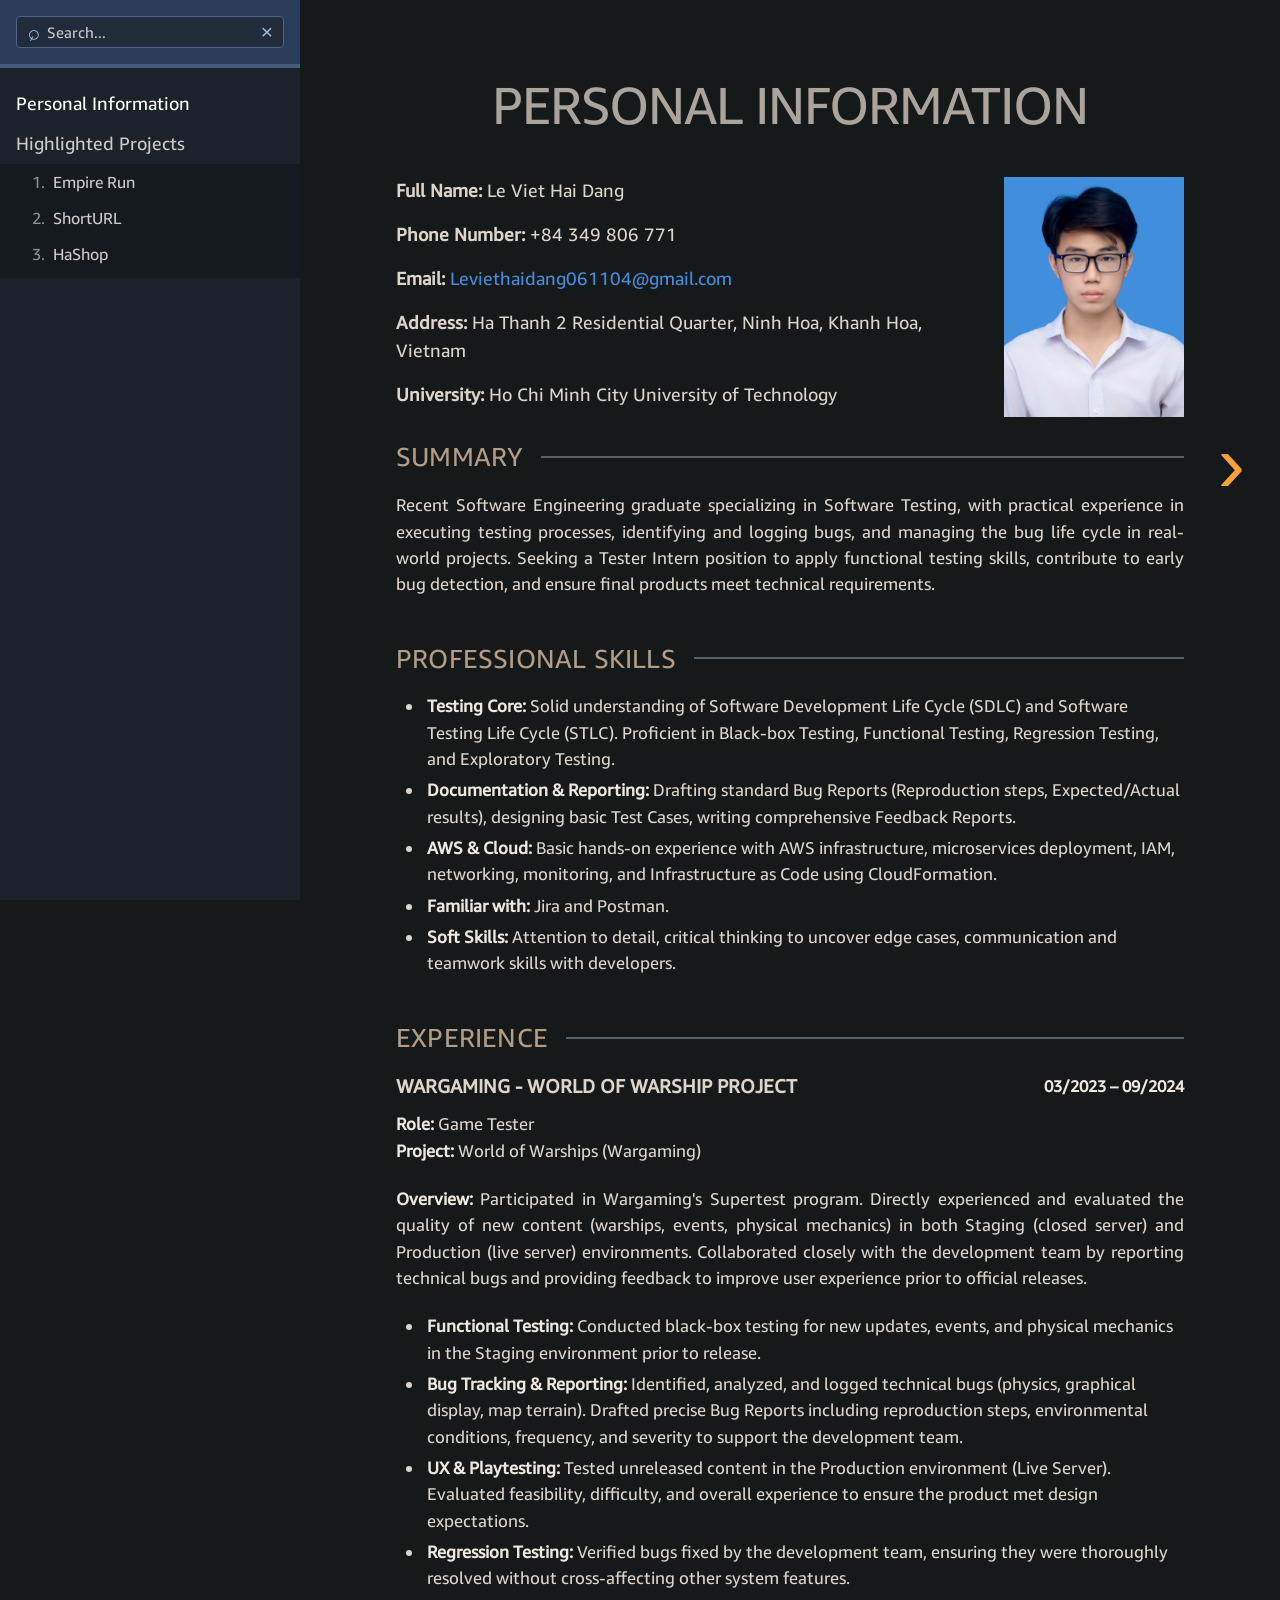
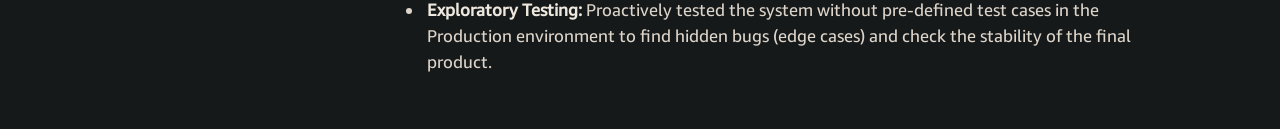
<file: index.html>
<!doctype html>
<html lang="en">
<head>
  <meta charset="UTF-8">
  <meta name="viewport" content="width=device-width,initial-scale=1">
  <title>Personal Information</title>
  <link rel="stylesheet" href="styles.css">
</head>
<body>
  <button class="menu-toggle" id="menu-toggle">☰</button>
  <aside id="sidebar">
    <div class="sidebar-head no-logo">
      <label class="search"><span>⌕</span><input id="search" placeholder="Search..."><button id="clear-search">×</button></label>
    </div>
    <div class="sidebar-scroll">
      <ol class="topics" id="topics">
        <li><a href="index.html" class="active">Personal Information</a></li>
        <li class="has-children"><a href="placeholder.html?section=2&amp;project=empire-run">Highlighted Projects</a><ul class="project-submenu"><li class="project-node" data-project="empire-run"><div class="project-entry"><a href="placeholder.html?section=2&amp;project=empire-run"><span>1.</span> Empire Run</a><button class="project-toggle" type="button" aria-expanded="false" aria-controls="empire-run-children" aria-label="Show Empire Run subprojects"><span aria-hidden="true">›</span></button></div><ul class="project-child-menu" id="empire-run-children"><li><a href="placeholder.html?section=2&amp;project=empire-run&amp;subproject=1-1"><span>1.1</span> Technical Deep Dive</a></li><li><a href="placeholder.html?section=2&amp;project=empire-run&amp;subproject=1-2"><span>1.2</span> QA Retrospective</a></li></ul></li><li class="project-node" data-project="shorturl"><div class="project-entry"><a href="placeholder.html?section=2&amp;project=shorturl"><span>2.</span> ShortURL</a><button class="project-toggle" type="button" aria-expanded="false" aria-controls="shorturl-children" aria-label="Show ShortURL subprojects"><span aria-hidden="true">›</span></button></div><ul class="project-child-menu" id="shorturl-children"><li><a href="placeholder.html?section=2&amp;project=shorturl&amp;subproject=2-1"><span>2.1</span> Technical Deep Dive</a></li><li><a href="placeholder.html?section=2&amp;project=shorturl&amp;subproject=2-2"><span>2.2</span> Manual API Testing</a></li></ul></li><li class="project-node" data-project="hashop"><div class="project-entry"><a href="placeholder.html?section=2&amp;project=hashop"><span>3.</span> HaShop</a></div><ul class="project-child-menu" id="hashop-children"><li><a href="placeholder.html?section=2&amp;project=hashop&amp;subproject=3-1"><span>3.1</span> Technical Deep Dive</a></li><li><a href="placeholder.html?section=2&amp;project=hashop&amp;subproject=3-2"><span>3.2</span> Reproduction Guide</a></li><li><a href="placeholder.html?section=2&amp;project=hashop&amp;subproject=3-3"><span>3.3</span> Quality Engineering</a></li></ul></li></ul></li>
      </ol>
    </div>
  </aside>
  <main id="content">
    <article class="home-page">
      <h1>PERSONAL INFORMATION</h1>
      <div class="student-profile">
        <div class="student-info">
          <p><strong>Full Name:</strong> <span>Le Viet Hai Dang</span></p>
          <p><strong>Phone Number:</strong> <a href="tel:+84349806771">+84 349 806 771</a></p>
          <p><strong>Email:</strong> <a href="mailto:Leviethaidang061104@gmail.com">Leviethaidang061104@gmail.com</a></p>
          <p><strong>Address:</strong> <span>Ha Thanh 2 Residential Quarter, Ninh Hoa, Khanh Hoa, Vietnam</span></p>
          <p><strong>University:</strong> <span>Ho Chi Minh City University of Technology</span></p>
        </div>
        <div class="student-photo"><img src="assets/avatar.jpg" alt="Le Viet Hai Dang"></div>
      </div>

      <section class="cv-section">
        <h2>SUMMARY</h2>
        <p>Recent Software Engineering graduate specializing in Software Testing, with practical experience in executing testing processes, identifying and logging bugs, and managing the bug life cycle in real-world projects. Seeking a Tester Intern position to apply functional testing skills, contribute to early bug detection, and ensure final products meet technical requirements.</p>
      </section>

      <section class="cv-section">
        <h2>PROFESSIONAL SKILLS</h2>
        <ul>
          <li><strong>Testing Core:</strong> <span>Solid understanding of Software Development Life Cycle (SDLC) and Software Testing Life Cycle (STLC). Proficient in Black-box Testing, Functional Testing, Regression Testing, and Exploratory Testing.</span></li>
          <li><strong>Documentation & Reporting:</strong> <span>Drafting standard Bug Reports (Reproduction steps, Expected/Actual results), designing basic Test Cases, writing comprehensive Feedback Reports.</span></li>
          <li><strong>AWS &amp; Cloud:</strong> <span>Basic hands-on experience with AWS infrastructure, microservices deployment, IAM, networking, monitoring, and Infrastructure as Code using CloudFormation.</span></li>
          <li><strong>Familiar with:</strong> <span>Jira and Postman.</span></li>
          <li><strong>Soft Skills:</strong> <span>Attention to detail, critical thinking to uncover edge cases, communication and teamwork skills with developers.</span></li>
        </ul>
      </section>

      <section class="cv-section experience">
        <h2>EXPERIENCE</h2>
        <div class="experience-heading"><h3>WARGAMING - WORLD OF WARSHIP PROJECT</h3><strong>03/2023 – 09/2024</strong></div>
        <p><strong>Role:</strong> <span>Game Tester</span><br><strong>Project:</strong> World of Warships (Wargaming)</p>
        <p><strong>Overview:</strong> <span>Participated in Wargaming's Supertest program. Directly experienced and evaluated the quality of new content (warships, events, physical mechanics) in both Staging (closed server) and Production (live server) environments. Collaborated closely with the development team by reporting technical bugs and providing feedback to improve user experience prior to official releases.</span></p>
        <ul>
          <li><strong>Functional Testing:</strong> <span>Conducted black-box testing for new updates, events, and physical mechanics in the Staging environment prior to release.</span></li>
          <li><strong>Bug Tracking & Reporting:</strong> <span>Identified, analyzed, and logged technical bugs (physics, graphical display, map terrain). Drafted precise Bug Reports including reproduction steps, environmental conditions, frequency, and severity to support the development team.</span></li>
          <li><strong>UX & Playtesting:</strong> <span>Tested unreleased content in the Production environment (Live Server). Evaluated feasibility, difficulty, and overall experience to ensure the product met design expectations.</span></li>
          <li><strong>Regression Testing:</strong> <span>Verified bugs fixed by the development team, ensuring they were thoroughly resolved without cross-affecting other system features.</span></li>
          <li><strong>Exploratory Testing:</strong> <span>Proactively tested the system without pre-defined test cases in the Production environment to find hidden bugs (edge cases) and check the stability of the final product.</span></li>
        </ul>
      </section>
    </article>
    <a class="next" href="placeholder.html?section=2&amp;project=empire-run">›</a>
  </main>
  <div id="overlay"></div><script src="app.js"></script>
</body></html>
</file>
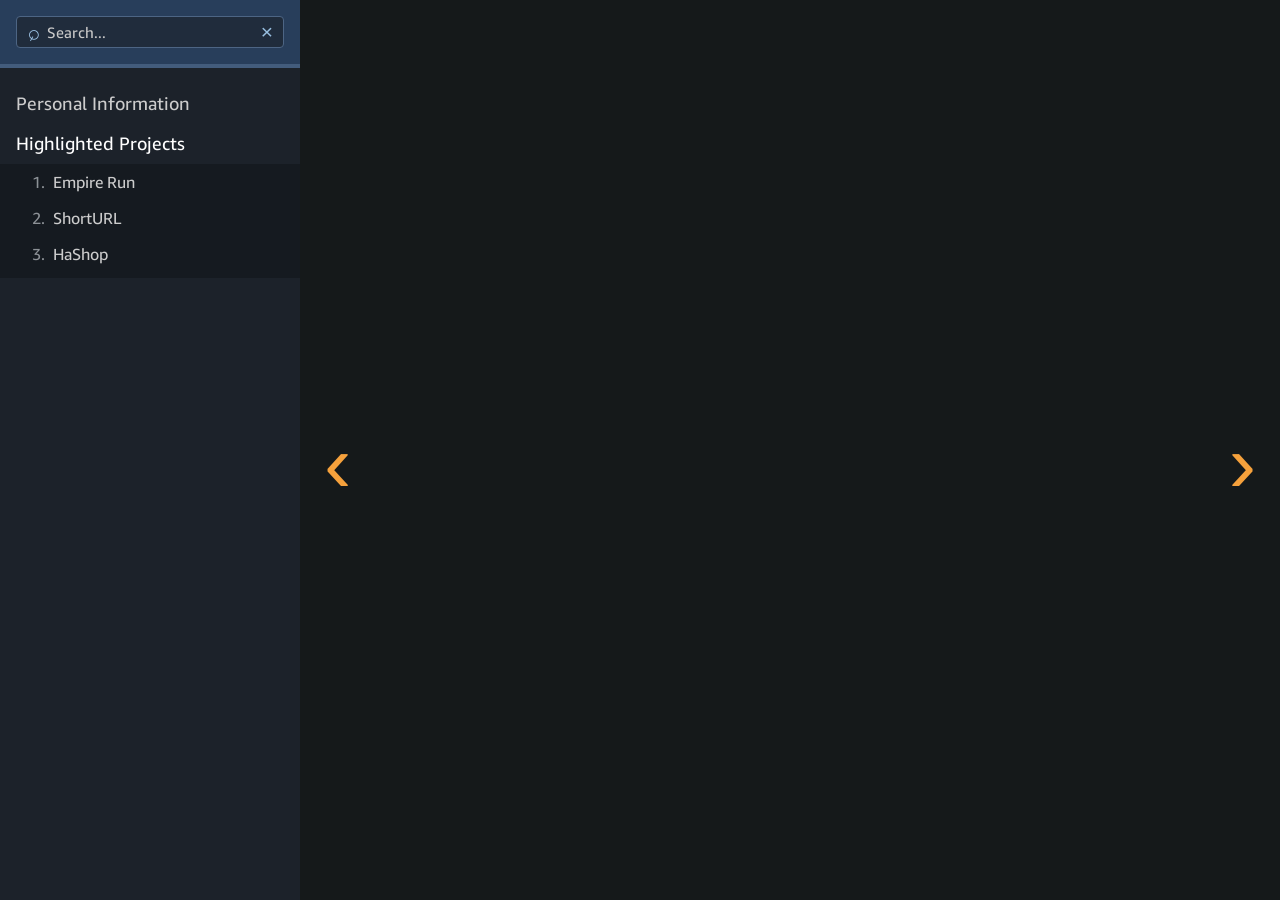
<file: placeholder.html>
<!doctype html>
<html lang="en">
<head>
  <meta charset="UTF-8">
  <meta name="viewport" content="width=device-width,initial-scale=1">
  <meta name="description" content="Empire Run — a 2D city-building and resource-management simulation built with Unity and C#.">
  <title>Empire Run | Highlighted Projects</title>
  <link rel="stylesheet" href="styles.css">
  <link rel="stylesheet" href="shorturl.css">
  <link rel="stylesheet" href="shorturl-technical.css">
  <link rel="stylesheet" href="shorturl-testing.css">
  <link rel="stylesheet" href="hashop-technical.css">
  <link rel="stylesheet" href="hashop-reproduction.css">
  <link rel="stylesheet" href="hashop-testing.css">
</head>
<body>
  <button class="menu-toggle" id="menu-toggle" aria-label="Open navigation">☰</button>
  <aside id="sidebar">
    <div class="sidebar-head no-logo">
      <label class="search"><span>⌕</span><input id="search" placeholder="Search..."><button id="clear-search" aria-label="Clear search">×</button></label>
    </div>
    <div class="sidebar-scroll">
      <ol class="topics" id="topics">
        <li><a href="index.html">Personal Information</a></li>
        <li class="has-children"><a href="placeholder.html?section=2&amp;project=empire-run" class="active">Highlighted Projects</a>
          <ul class="project-submenu">
            <li class="project-node" data-project="empire-run">
              <div class="project-entry">
                <a href="placeholder.html?section=2&amp;project=empire-run"><span>1.</span> Empire Run</a>
                <button class="project-toggle" type="button" aria-expanded="false" aria-controls="empire-run-children" aria-label="Show Empire Run subprojects"><span aria-hidden="true">›</span></button>
              </div>
              <ul class="project-child-menu" id="empire-run-children">
                <li><a href="placeholder.html?section=2&amp;project=empire-run&amp;subproject=1-1"><span>1.1</span> Technical Deep Dive</a></li>
                <li><a href="placeholder.html?section=2&amp;project=empire-run&amp;subproject=1-2"><span>1.2</span> QA Retrospective</a></li>
              </ul>
            </li>
            <li class="project-node" data-project="shorturl">
              <div class="project-entry">
                <a href="placeholder.html?section=2&amp;project=shorturl"><span>2.</span> ShortURL</a>
                <button class="project-toggle" type="button" aria-expanded="false" aria-controls="shorturl-children" aria-label="Show ShortURL subprojects"><span aria-hidden="true">›</span></button>
              </div>
              <ul class="project-child-menu" id="shorturl-children">
                <li><a href="placeholder.html?section=2&amp;project=shorturl&amp;subproject=2-1"><span>2.1</span> Technical Deep Dive</a></li>
                <li><a href="placeholder.html?section=2&amp;project=shorturl&amp;subproject=2-2"><span>2.2</span> Manual API Testing</a></li>
              </ul>
            </li>
            <li class="project-node" data-project="hashop">
              <div class="project-entry">
                <a href="placeholder.html?section=2&amp;project=hashop"><span>3.</span> HaShop</a>
              </div>
              <ul class="project-child-menu" id="hashop-children">
                <li><a href="placeholder.html?section=2&amp;project=hashop&amp;subproject=3-1"><span>3.1</span> Technical Deep Dive</a></li>
                <li><a href="placeholder.html?section=2&amp;project=hashop&amp;subproject=3-2"><span>3.2</span> Reproduction Guide</a></li>
                <li><a href="placeholder.html?section=2&amp;project=hashop&amp;subproject=3-3"><span>3.3</span> Quality Engineering</a></li>
              </ul>
            </li>
          </ul>
        </li>
      </ol>
    </div>
  </aside>

  <main id="content" class="blank-page">
    <nav class="project-edge-nav" aria-label="Page navigation"><a class="project-edge-arrow project-edge-prev" id="project-prev" href="index.html" aria-label="Previous page">‹</a><a class="project-edge-arrow project-edge-next" id="project-next" href="placeholder.html?section=2&amp;project=empire-run&amp;subproject=1-1" aria-label="Next page">›</a></nav>
    <article class="project-shell" data-project-page="empire-run" hidden>
      <header class="project-hero">
        <div class="technical-eyebrow"><span>1.</span><span>Project overview</span></div>
        <h1>Empire Run</h1>
        <p class="project-deck">A systems-driven 2D city-building game where players turn isolated regions into a connected economy.</p>
        <figure class="hero-shot">
          <img src="assets/projects/empire-run/city-building.png" alt="Empire Run city-building interface with a building preview on the map">
          <figcaption><span>Building placement, live resources and regional navigation in the main game view.</span></figcaption>
        </figure>
      </header>

      <section class="project-intro" aria-labelledby="overview-title">
        <div>
          <p class="section-label">Case study</p>
          <h2 id="overview-title">From an empty map to a living economy</h2>
          <p class="project-lead">Empire Run is a playable prototype inspired by Anno 1800. I designed and implemented the complete gameplay loop: placing buildings, supplying residents, balancing production chains, connecting regions and submitting completed runs to an online leaderboard.</p>
          <p>As the full-stack developer, I owned the project from simulation architecture and gameplay UI to account services and the companion website.</p>
        </div>
        <dl class="project-facts">
          <div><dt>Role</dt><dd>Full-stack Developer</dd></div>
          <div><dt>Project type</dt><dd>2D city-building & resource management</dd></div>
          <div><dt>Scope</dt><dd>Game client + online services + website</dd></div>
          <div><dt>Recognition</dt><dd>Semifinalist — HUTECH IT Got Talent</dd></div>
        </dl>
      </section>

      <section class="project-metrics" aria-label="Project scale">
        <div><strong>208</strong><span>C# scripts</span></div>
        <div><strong>29K+</strong><span>lines of gameplay code</span></div>
        <div><strong>35</strong><span>resource, currency & workforce types</span></div>
        <div><strong>~30</strong><span>tracked achievements</span></div>
      </section>

      <section class="project-section" aria-labelledby="gameplay-title">
        <div class="section-heading">
          <p class="section-label">01 — <span>Gameplay systems</span></p>
          <h2 id="gameplay-title">The city reacts to every decision</h2>
          <p>Buildings are not isolated objects. Homes consume goods and grow their population, factories draw workers and inputs, roads establish service coverage, and each change propagates through the regional economy.</p>
        </div>

        <div class="media-grid media-grid--portrait">
          <figure class="project-shot">
            <div class="image-viewport"><img src="assets/projects/empire-run/residence-needs.png" alt="Farmer House panel showing supplied needs and population growth"></div>
            <figcaption><strong>Population & needs</strong><span>Residences track supplied goods, occupancy and tax income in real time.</span></figcaption>
          </figure>
          <figure class="project-shot">
            <div class="image-viewport"><img src="assets/projects/empire-run/production-cycle.png" alt="Fishing Harbor panel showing a completed production cycle"></div>
            <figcaption><strong>Production cycles</strong><span>Factories expose inputs, outputs, efficiency, operating cost and workforce demand.</span></figcaption>
          </figure>
        </div>

        <figure class="project-shot project-shot--wide">
          <div class="image-viewport"><img src="assets/projects/empire-run/regional-dashboard.png" alt="Regional dashboard comparing expected and actual supply statistics"></div>
          <figcaption><strong>Regional intelligence</strong><span>Expected demand and actual supply are compared per region to reveal shortages before they cascade.</span></figcaption>
        </figure>
      </section>

      <section class="project-section" aria-labelledby="architecture-title">
        <div class="section-heading">
          <p class="section-label">02 — <span>Technical architecture</span></p>
          <h2 id="architecture-title">Reusable systems behind the simulation</h2>
          <p>The project uses data-driven building definitions and reusable runtime behaviours, allowing new buildings to share proven logic without duplicating entire implementations.</p>
        </div>
        <div class="architecture-grid">
          <article><span>01</span><h3>Data-driven buildings</h3><p>ScriptableObject definitions separate balance data from runtime behaviour and support upgrades, costs and placement rules.</p></article>
          <article><span>02</span><h3>Six production archetypes</h3><p>Shared behaviour covers raw producers, processors, farms, livestock, influence zones and resource extractors.</p></article>
          <article><span>03</span><h3>Event-driven simulation</h3><p>Road connections, service coverage, population and storage changes update dependent systems without tightly coupling them.</p></article>
          <article><span>04</span><h3>Maritime A* routing</h3><p>Cargo ships navigate water routes between regions, transporting selected goods through configurable trade cycles.</p></article>
          <article><span>05</span><h3>Persistent game state</h3><p>JSON save data preserves regions, buildings, resources and progression; REST services connect accounts and rankings.</p></article>
          <article><span>06</span><h3>Player-facing feedback</h3><p>Building panels, statistics, notifications and progress indicators make a complex economy understandable at a glance.</p></article>
        </div>
      </section>

      <section class="project-section" aria-labelledby="progress-title">
        <div class="section-heading">
          <p class="section-label">03 — <span>Progression & goals</span></p>
          <h2 id="progress-title">A complete loop, not only a sandbox</h2>
          <p>Achievements guide first-time actions and long-term milestones. A finished run records completion time and lets the player submit the result to the leaderboard.</p>
        </div>
        <div class="media-grid">
          <figure class="project-shot">
            <div class="image-viewport"><img src="assets/projects/empire-run/achievements.png" alt="Empire Run achievement screen with a list of progression milestones"></div>
            <figcaption><strong>Achievement framework</strong><span>Milestones cover settlement, production, wealth and inter-region logistics.</span></figcaption>
          </figure>
          <figure class="project-shot crop-right">
            <div class="image-viewport"><img src="assets/projects/empire-run/victory.png" alt="Victory dialog showing completion time and leaderboard submission"></div>
            <figcaption><strong>Run completion</strong><span>Victory captures the final time and bridges the game directly to competitive ranking.</span></figcaption>
          </figure>
        </div>
      </section>

      <section class="project-section" aria-labelledby="online-title">
        <div class="section-heading">
          <p class="section-label">04 — <span>Online ecosystem</span></p>
          <h2 id="online-title">The experience continues outside Unity</h2>
          <p>The game connects to account and leaderboard services, while a responsive companion website presents the project and published completion times.</p>
        </div>
        <div class="media-grid media-grid--three">
          <figure class="project-shot">
            <div class="image-viewport"><img src="assets/projects/empire-run/login.png" alt="Empire Run login and account creation interface"></div>
            <figcaption><strong>Account access</strong><span>Sign-in and account creation connect players to saved progress and online features.</span></figcaption>
          </figure>
          <figure class="project-shot browser-crop">
            <div class="image-viewport"><img src="assets/projects/empire-run/website-home.png" alt="Empire Run companion website home page"></div>
            <figcaption><strong>Companion website</strong><span>A responsive web presence extends the visual identity of the game.</span></figcaption>
          </figure>
          <figure class="project-shot browser-crop">
            <div class="image-viewport"><img src="assets/projects/empire-run/leaderboard.png" alt="Empire Run web leaderboard with ranked completion time"></div>
            <figcaption><strong>Web leaderboard</strong><span>Submitted runs are ranked by completion time and displayed with player information.</span></figcaption>
          </figure>
        </div>
      </section>

      <section class="project-outcome" aria-labelledby="outcome-title">
        <p class="section-label">05 — <span>Result</span></p>
        <h2 id="outcome-title">A playable end-to-end prototype</h2>
        <p>Empire Run reached a complete core loop—from the first building to a submitted victory—and advanced to the semifinal round of HUTECH IT Got Talent. The project strengthened my ability to turn interconnected game-design rules into maintainable software systems.</p>
        <a class="project-detail-link" href="placeholder.html?section=2&amp;project=empire-run&amp;subproject=1-1"><span>Read the technical deep dive</span><span aria-hidden="true">→</span></a>
      </section>
    </article>

    <article class="technical-shell" data-project-page="empire-run-technical" hidden>
      <header class="technical-hero">
        <div class="technical-eyebrow"><span>1.1</span><span>Engineering case study</span></div>
        <h1>Inside Empire Run</h1>
        <p>How 208 C# scripts work together to run construction, population, production, regional economies and maritime logistics.</p>
        <div class="technical-actions">
          <a class="technical-action technical-action--primary" href="https://github.com/Leviethaidang/City-Builder-Final" target="_blank" rel="noopener noreferrer"><span>View source on GitHub</span><span aria-hidden="true">↗</span></a>
          <a class="technical-action" href="https://drive.google.com/file/d/1BNnYipMnY9GxhM5MgGlCyVoRbg-pia1A/view?usp=sharing" target="_blank" rel="noopener noreferrer"><span>Download game v2.0</span><span aria-hidden="true">↓</span></a>
        </div>
        <aside class="unity-warning" aria-labelledby="unity-warning-title">
          <div class="warning-mark" aria-hidden="true">!</div>
          <div>
            <h2 id="unity-warning-title">Unity compatibility notice</h2>
            <p>This project was developed with Unity 6000.1.1f1. The editor version used for development caused project import and serialization problems; opening the project in another Unity version may damage or invalidate some files. Review the source on GitHub, or use the packaged v2.0 build to play the stable release.</p>
          </div>
        </aside>
      </header>

      <nav class="technical-toc" aria-label="On this page">
        <a href="#tech-architecture"><span>01</span><span>Architecture</span></a>
        <a href="#tech-buildings"><span>02</span><span>Building model</span></a>
        <a href="#tech-simulation"><span>03</span><span>Simulation</span></a>
        <a href="#tech-logistics"><span>04</span><span>Logistics</span></a>
        <a href="#tech-persistence"><span>05</span><span>Persistence & online</span></a>
        <a href="#tech-reflection"><span>06</span><span>Engineering reflection</span></a>
      </nav>

      <section class="technical-section" id="tech-architecture">
        <div class="technical-heading">
          <p class="section-label">01 — <span>Architecture</span></p>
          <h2>A layered simulation built around reusable behaviours</h2>
          <p>The codebase separates authored data, runtime building behaviour, global simulation services and presentation. A building starts as a data asset, becomes a placed runtime object, registers with the systems it depends on, and reports its state to UI and persistence.</p>
        </div>

        <div class="system-flow" aria-label="Architecture flow">
          <article><span>01</span><h3>Player input</h3><p>Placement, rotation, move, upgrade and demolition.</p></article>
          <i aria-hidden="true">→</i>
          <article><span>02</span><h3>Runtime buildings</h3><p>Data definition + a specialized MonoBehaviour.</p></article>
          <i aria-hidden="true">→</i>
          <article><span>03</span><h3>Simulation services</h3><p>Roads, labor, storage, population, statistics and logistics.</p></article>
          <i aria-hidden="true">→</i>
          <article><span>04</span><h3>Output</h3><p>UI feedback, save data, achievements and online results.</p></article>
        </div>

        <div class="technical-split">
          <div>
            <h3>Codebase map</h3>
            <p>The project is organized by responsibility, with building behaviour receiving its own focused module.</p>
          </div>
          <pre class="code-tree" aria-label="Project folder tree"><code>Assets/Scripts/
├── Building/Behavior/   <span>// runtime building logic</span>
├── Data/                <span>// ScriptableObjects & save models</span>
├── GameLogic/           <span>// placement, logistics, selection</span>
├── Manager/             <span>// simulation-wide coordination</span>
├── MovingObject/        <span>// boats & water routing</span>
├── UI/                  <span>// panels, reports, login</span>
└── World/               <span>// map loading & minimap</span></code></pre>
        </div>

        <div class="technical-stats" aria-label="Project scale">
          <div><strong>208</strong><span>C# source files</span></div>
          <div><strong>29,355</strong><span>lines of C#</span></div>
          <div><strong>6</strong><span>production archetypes</span></div>
          <div><strong>35</strong><span>economy categories</span></div>
        </div>
      </section>

      <section class="technical-section" id="tech-buildings">
        <div class="technical-heading">
          <p class="section-label">02 — <span>Building model</span></p>
          <h2>Data defines what a building is; behaviour defines what it does</h2>
          <p>BuildingData stores footprint, rotation, placement surface, construction cost, upgrade path, maintenance, workforce, production and service values. This keeps balancing editable without rewriting the runtime logic.</p>
        </div>

        <div class="code-explainer">
          <div class="code-copy">
            <span class="code-file">Assets/Scripts/Data/BuildingData.cs</span>
            <h3>One definition, many systems</h3>
            <p>A single ScriptableObject becomes the contract used by placement, economy, UI, upgrade and building behaviour systems.</p>
            <a href="https://github.com/Leviethaidang/City-Builder-Final/blob/main/Assets/Scripts/Data/BuildingData.cs" target="_blank" rel="noopener noreferrer"><span>Open source file</span> ↗</a>
          </div>
          <pre><code><span class="code-keyword">[CreateAssetMenu]</span>
public class BuildingData : ScriptableObject
{
    public Vector2Int size = new(1, 1);
    public PlacementType Placement;
    public List&lt;ResourceAmount&gt; buildingCost;
    public BuildingData upgradeTarget;
    public string behaviorClassName;

    public int maintenanceFees;
    public int requiredLaborAmount;
    public float productionDuration;
}</code></pre>
        </div>

        <div class="code-explainer code-explainer--reverse">
          <pre><code>var behaviorType = GetBehaviorType(data);

if (behaviorType != null &&
    building.GetComponent(behaviorType) == null)
{
    building.AddComponent(behaviorType);
}</code></pre>
          <div class="code-copy">
            <span class="code-file">Common/Helper/BuildingBehaviorHelper.cs</span>
            <h3>Runtime behaviour composition</h3>
            <p>The selected behaviour type is stored with the building data and attached only when the placed object does not already contain it. This lets construction stay generic while each building receives specialized logic.</p>
            <a href="https://github.com/Leviethaidang/City-Builder-Final/blob/main/Assets/Scripts/Common/Helper/BuildingBehaviorHelper.cs" target="_blank" rel="noopener noreferrer"><span>Open source file</span> ↗</a>
          </div>
        </div>

        <div class="factory-table-wrap">
          <h3>Six production archetypes</h3>
          <div class="factory-table">
            <article><b>Type 01</b><h4>Direct producer</h4><p>Produces one resource on a timed cycle.</p></article>
            <article><b>Type 02</b><h4>Processor</h4><p>Consumes multiple inputs, supports a second collection attempt and queues output when storage is full.</p></article>
            <article><b>Type 03</b><h4>Influence producer</h4><p>Calculates production from valid tiles in an influence area and can regenerate trees.</p></article>
            <article><b>Type 04</b><h4>Crop farm</h4><p>Creates and manages farm plots linked to the parent building.</p></article>
            <article><b>Type 05</b><h4>Livestock farm</h4><p>Uses dedicated livestock plots and shared farm infrastructure.</p></article>
            <article><b>Type 06</b><h4>Resource extractor</h4><p>Requires the correct resource deposit beneath its footprint.</p></article>
          </div>
        </div>
      </section>

      <section class="technical-section" id="tech-simulation">
        <div class="technical-heading">
          <p class="section-label">03 — <span>Simulation</span></p>
          <h2>A production cycle is constrained by the whole city</h2>
          <p>Factories do not produce from a timer alone. They need a warehouse connection, the correct workforce ratio, available inputs and enough output capacity. The result is reported to global and regional statistics so the player can compare expected demand against actual supply.</p>
        </div>

        <div class="simulation-grid">
          <article><span>01</span><h3>Connectivity</h3><p>Road events trigger factories and services to re-evaluate warehouse and main-house connections.</p></article>
          <article><span>02</span><h3>Labor allocation</h3><p>Available Farmers, Workers and Engineers determine effective production speed.</p></article>
          <article><span>03</span><h3>Storage pressure</h3><p>Input is consumed from a serving warehouse; output waits safely when delivery cannot complete.</p></article>
          <article><span>04</span><h3>Economic reporting</h3><p>Expected and actual consumption/production are registered globally and per region.</p></article>
        </div>

        <div class="code-explainer">
          <div class="code-copy">
            <span class="code-file">Building/Behavior/TypeTwoFactory.cs</span>
            <h3>Event-driven recalculation</h3>
            <p>Factories subscribe only to the network changes that can invalidate their connection. When a road, main house or warehouse changes, the relationship is checked again instead of continuously scanning the entire map.</p>
            <a href="https://github.com/Leviethaidang/City-Builder-Final/blob/main/Assets/Scripts/Building/Behavior/TypeTwoFactory.cs" target="_blank" rel="noopener noreferrer"><span>Open source file</span> ↗</a>
          </div>
          <pre><code>private void OnEnable()
{
    RoadNetworkEvents.OnRoadChanged
        += HandleNetworkChanged;
    RoadNetworkEvents.OnMainHouseChanged
        += HandleNetworkChanged_Delay;
    RoadNetworkEvents.OnWarehouseChanged
        += HandleNetworkChanged;
}</code></pre>
        </div>

        <div class="decision-note">
          <h3>Type 02 cycle safeguards</h3>
          <ul>
            <li>Collect inputs at the beginning, then retry halfway through the cycle when necessary.</li>
            <li>Scale cycle duration by the currently allocated labor ratio.</li>
            <li>Keep pending output and retry warehouse delivery once per second instead of discarding production.</li>
            <li>Pause cleanly while preserving progress, connection state and statistics registration.</li>
          </ul>
        </div>
      </section>

      <section class="technical-section" id="tech-logistics">
        <div class="technical-heading">
          <p class="section-label">04 — <span>Placement & logistics</span></p>
          <h2>The same grid supports land, shoreline, resource deposits and water routes</h2>
          <p>Placement validates occupied tiles against each building's surface rules, including mixed shoreline footprints. Players can rotate, move, upgrade and remove buildings, while farms and livestock buildings manage their own linked plots.</p>
        </div>

        <div class="placement-cards">
          <article><b>Land</b><p>Standard footprints, collisions and construction costs.</p></article>
          <article><b>Water</b><p>Harbors, dockyards and valid served-water tiles.</p></article>
          <article><b>Shoreline</b><p>Per-rotation shore cells allow mixed land/water buildings.</p></article>
          <article><b>Deposits</b><p>Extractors require the matching resource tile.</p></article>
        </div>

        <div class="code-explainer code-explainer--reverse">
          <pre><code>if (WaterLineOfSight.IsStraightWaterClear(
    waterTilemap, startWorld, targetWorld))
{
    return SimplePathPlanner.BuildPhasedPath(
        startWorld, targetWorld);
}

return WaterGridPathfinder.FindPathOnWater(
    waterTilemap, startCell, targetCell,
    maxVisitedForAStar, out var cells);</code></pre>
          <div class="code-copy">
            <span class="code-file">MovingObject/Movement/SmartWaterRouter.cs</span>
            <h3>Fast path first, A* when blocked</h3>
            <p>Ships use a direct phased route when water line-of-sight is clear. If land blocks the path, the router falls back to grid-based A*, then converts the cells back into movement phases.</p>
            <a href="https://github.com/Leviethaidang/City-Builder-Final/blob/main/Assets/Scripts/MovingObject/Movement/SmartWaterRouter.cs" target="_blank" rel="noopener noreferrer"><span>Open source file</span> ↗</a>
          </div>
        </div>

        <div class="logistics-pipeline">
          <article><span>01</span><h3>Create link</h3><p>Choose origin and destination regions.</p></article>
          <article><span>02</span><h3>Assign fleet</h3><p>Attach up to five boats to one route.</p></article>
          <article><span>03</span><h3>Configure cargo</h3><p>Select up to five resource types and trip amounts.</p></article>
          <article><span>04</span><h3>Run cycle</h3><p>Load, sail, unload and return continuously.</p></article>
        </div>
      </section>

      <section class="technical-section" id="tech-persistence">
        <div class="technical-heading">
          <p class="section-label">05 — <span>Persistence & online</span></p>
          <h2>The simulation can be reconstructed, not merely restarted</h2>
          <p>JSON save models preserve placed buildings, rotations, regions, resources, population, production progress, transport links and achievement state. Loading rebuilds runtime objects and reconnects them to the managers that drive the simulation.</p>
        </div>

        <div class="persistence-grid">
          <article><span class="system-tag">JSON</span><h3>Local game state</h3><p>Dedicated serializable models keep scene objects out of the save format and make reconstruction explicit.</p></article>
          <article><span class="system-tag">REST</span><h3>Account services</h3><p>Login, account creation and cloud-facing requests connect a player identity to online features.</p></article>
          <article><span class="system-tag">API</span><h3>Leaderboard</h3><p>Victory time can be submitted from the game and displayed on the companion website.</p></article>
          <article><span class="system-tag">EVENT</span><h3>Achievements</h3><p>Gameplay milestones are registered across construction, population, production, wealth and logistics.</p></article>
        </div>

        <aside class="source-guide">
          <div>
            <p class="section-label">Recommended code-reading path</p>
            <h3>Start with the building contract, then follow a production cycle</h3>
          </div>
          <ol>
            <li><a href="https://github.com/Leviethaidang/City-Builder-Final/blob/main/Assets/Scripts/Data/BuildingData.cs" target="_blank" rel="noopener noreferrer">BuildingData.cs <span>↗</span></a></li>
            <li><a href="https://github.com/Leviethaidang/City-Builder-Final/blob/main/Assets/Scripts/Common/Helper/BuildingBehaviorHelper.cs" target="_blank" rel="noopener noreferrer">BuildingBehaviorHelper.cs <span>↗</span></a></li>
            <li><a href="https://github.com/Leviethaidang/City-Builder-Final/blob/main/Assets/Scripts/Building/Behavior/TypeTwoFactory.cs" target="_blank" rel="noopener noreferrer">TypeTwoFactory.cs <span>↗</span></a></li>
            <li><a href="https://github.com/Leviethaidang/City-Builder-Final/blob/main/Assets/Scripts/GameLogic/LogisticManager.cs" target="_blank" rel="noopener noreferrer">LogisticManager.cs <span>↗</span></a></li>
            <li><a href="https://github.com/Leviethaidang/City-Builder-Final/blob/main/Assets/Scripts/MovingObject/Movement/SmartWaterRouter.cs" target="_blank" rel="noopener noreferrer">SmartWaterRouter.cs <span>↗</span></a></li>
          </ol>
        </aside>
      </section>

      <section class="technical-section" id="tech-reflection">
        <div class="technical-heading">
          <p class="section-label">06 — <span>Engineering reflection</span></p>
          <h2>What I would improve in the next iteration</h2>
          <p>This prototype prioritised completing a broad, interconnected feature set. Reviewing the finished code reveals several clear opportunities to make a production version easier to test, extend and migrate.</p>
        </div>
        <div class="reflection-list">
          <article><span>01</span><div><h3>Replace string-based behaviour lookup</h3><p>Move from assembly-qualified class names to a typed behaviour registry or factory, reducing reflection and migration risk.</p></div></article>
          <article><span>02</span><div><h3>Reduce singleton coupling</h3><p>Introduce explicit service interfaces and dependency injection around storage, labor, statistics and progression.</p></div></article>
          <article><span>03</span><div><h3>Extract pure simulation tests</h3><p>Move economy calculations into engine-independent classes and cover production, overflow and population edge cases with automated tests.</p></div></article>
          <article><span>04</span><div><h3>Version the save schema</h3><p>Add explicit save versions and migration steps so balance or data-model changes remain backward compatible.</p></div></article>
        </div>
      </section>

      <footer class="technical-footer">
        <div>
          <p class="section-label">Explore the project</p>
          <h2>Read the implementation or play the packaged build</h2>
          <p>The repository is best for reviewing architecture and code. Version 2.0 is the recommended way to experience the finished game without importing the Unity project.</p>
        </div>
        <div class="technical-actions">
          <a class="technical-action technical-action--primary" href="https://github.com/Leviethaidang/City-Builder-Final" target="_blank" rel="noopener noreferrer"><span>View source on GitHub</span><span aria-hidden="true">↗</span></a>
          <a class="technical-action" href="https://drive.google.com/file/d/1BNnYipMnY9GxhM5MgGlCyVoRbg-pia1A/view?usp=sharing" target="_blank" rel="noopener noreferrer"><span>Download game v2.0</span><span aria-hidden="true">↓</span></a>
        </div>
      </footer>

      <aside class="unity-warning service-warning" aria-labelledby="service-warning-title">
        <div class="warning-mark" aria-hidden="true">!</div>
        <div>
          <h2 id="service-warning-title">Companion website service notice</h2>
          <p>Features that depend on the companion website, including save-game synchronization, leaderboards and other online services, are no longer available because the supporting website and backend are no longer maintained.</p>
        </div>
      </aside>
    </article>

    <article class="testing-shell" data-project-page="empire-run-testing" hidden>
      <header class="testing-hero">
        <div class="testing-eyebrow"><span>1.2</span><span>Testing case study</span></div>
        <h1>Manual Testing & QA Retrospective</h1>
        <p>How continuous hands-on testing shaped Empire Run—and how one workforce allocation defect led to a safer recomputation model.</p>
        <aside class="testing-disclosure" aria-labelledby="testing-disclosure-title">
          <span aria-hidden="true">i</span>
          <div>
            <h2 id="testing-disclosure-title">Documentation context</h2>
            <p>Testing was embedded in solo development rather than performed as a separate QA phase. After implementing each feature, I tested it manually in Unity, investigated unexpected behaviour, fixed the implementation and repeated the test until it matched the intended design. No original test plan, test-case repository or bug-tracking records were retained; the scenarios on this page are reconstructed retrospectively from the final source code and observable game behaviour.</p>
          </div>
        </aside>
      </header>

      <nav class="testing-toc" aria-label="On this page">
        <a href="#qa-workflow"><span>01</span><span>Actual workflow</span></a>
        <a href="#qa-coverage"><span>02</span><span>Reconstructed coverage</span></a>
        <a href="#qa-defect"><span>03</span><span>Defect case study</span></a>
        <a href="#qa-scenarios"><span>04</span><span>Test scenarios</span></a>
        <a href="#qa-evidence"><span>05</span><span>Remaining evidence</span></a>
        <a href="#qa-reflection"><span>06</span><span>QA reflection</span></a>
      </nav>

      <section class="testing-section" id="qa-workflow">
        <div class="testing-heading">
          <p class="section-label">01 — <span>Actual workflow</span></p>
          <h2>Test, correct and repeat before moving forward</h2>
          <p>I learned Unity while building the project, so testing happened continuously at feature level. The goal was not only to make a method execute, but to observe the feature inside the connected simulation and keep iterating until its behaviour matched the game design.</p>
        </div>

        <div class="qa-flow" aria-label="Iterative testing workflow">
          <article><span>01</span><h3>Implement</h3><p>Complete one focused behaviour or system change.</p></article>
          <i aria-hidden="true">→</i>
          <article><span>02</span><h3>Run in Unity</h3><p>Create the required game state manually.</p></article>
          <i aria-hidden="true">→</i>
          <article><span>03</span><h3>Observe & explore</h3><p>Compare actual behaviour with design intent and vary inputs.</p></article>
          <i aria-hidden="true">→</i>
          <article><span>04</span><h3>Diagnose & fix</h3><p>Trace state changes, correct the implementation and run again.</p></article>
          <i aria-hidden="true">→</i>
          <article><span>05</span><h3>Confirm</h3><p>Repeat the failing condition until the fix is stable.</p></article>
        </div>

        <div class="qa-method-grid">
          <article><h3>Manual functional testing</h3><p>Verified that controls, rules and calculated results behaved according to the feature's intended purpose.</p></article>
          <article><h3>Exploratory testing</h3><p>Changed resources, buildings and connections while observing side effects without relying on predefined scripts.</p></article>
          <article><h3>Confirmation testing</h3><p>Reproduced the same condition after a code change to verify that the identified defect no longer occurred.</p></article>
          <article><h3>Playtesting</h3><p>Evaluated whether information, production feedback and progression were understandable during normal play.</p></article>
        </div>
      </section>

      <section class="testing-section" id="qa-coverage">
        <div class="testing-heading">
          <p class="section-label">02 — <span>Reconstructed coverage</span></p>
          <h2>The final systems reveal the behaviours that required verification</h2>
          <p>This matrix was reconstructed after development from the implemented rules. It is not presented as an original execution log; it documents the areas that were exercised while features were being built and the scenarios I would formalize today.</p>
        </div>

        <div class="coverage-table" role="table" aria-label="Reconstructed test coverage">
          <div class="coverage-row coverage-head" role="row"><span role="columnheader">System</span><span role="columnheader">Testing focus</span><span role="columnheader">Key risk</span></div>
          <div class="coverage-row" role="row"><strong role="cell">Construction</strong><span role="cell">Valid/invalid tiles, overlap, rotation, land, water, shoreline and deposits.</span><span role="cell">Invalid placement or incorrect cost deduction.</span></div>
          <div class="coverage-row" role="row"><strong role="cell">Production</strong><span role="cell">Inputs, output, labor ratio, warehouse connection, full storage and pause/resume.</span><span role="cell">Lost resources or an incorrect production rate.</span></div>
          <div class="coverage-row" role="row"><strong role="cell">Population</strong><span role="cell">Supplied needs, growth/decline, taxes and public-service coverage.</span><span role="cell">Population and available workforce becoming inconsistent.</span></div>
          <div class="coverage-row" role="row"><strong role="cell">Logistics</strong><span role="cell">Route creation, blocked water paths, cargo quantities and harbor changes.</span><span role="cell">Ships becoming stuck or transferring the wrong resources.</span></div>
          <div class="coverage-row" role="row"><strong role="cell">Save & load</strong><span role="cell">Buildings, rotations, resources, population, production and transport links.</span><span role="cell">Runtime state differing after reconstruction.</span></div>
          <div class="coverage-row" role="row"><strong role="cell">Online flow</strong><span role="cell">Login, account data, victory submission and leaderboard display.</span><span role="cell">Incorrect account or completion data.</span></div>
        </div>
      </section>

      <section class="testing-section defect-study" id="qa-defect">
        <div class="testing-heading">
          <p class="section-label">03 — <span>Defect case study</span></p>
          <h2>Workforce disappeared when population changed</h2>
          <p>LaborDistributorManager distributes Farmers, Workers and Engineers among factories inside each region. The first implementation incrementally added and subtracted labor. Manual testing exposed that this approach could no longer determine how much a factory should return or borrow when the population or factory list changed.</p>
        </div>

        <div class="defect-summary">
          <article><span class="defect-state defect-state--bad">Observed</span><h3>Accounting drift</h3><ul><li>Labor could disappear or be duplicated after redistribution.</li><li>Factories retained allocations calculated from an outdated population.</li><li>Production efficiency no longer matched the workforce currently available.</li></ul></article>
          <article><span class="defect-state">Root cause</span><h3>Incremental mutation without a reliable baseline</h3><p>Each update depended on the previous local add/subtract operations. Once several factories and population changes were involved, there was no single trustworthy value from which to calculate the next distribution.</p></article>
          <article><span class="defect-state defect-state--good">Resolution</span><h3>Refund, recompute, then lend again</h3><p>The redesigned model stores the previous lend, restores it before calculation, derives a new regional utilization ratio, broadcasts that ratio to every factory in the bucket and records the replacement lend.</p></article>
        </div>

        <div class="allocation-model">
          <div class="allocation-copy">
            <p class="section-label">Recomputation model</p>
            <h3>The previous allocation becomes part of the calculation—not hidden state</h3>
            <ol>
              <li><span>01</span><p>Group factories by region and labor type, then sum their required labor.</p></li>
              <li><span>02</span><p>Recover the real available population by adding the previous lend back to the currently visible amount.</p></li>
              <li><span>03</span><p>Calculate one utilization ratio: available labor divided by total demand, clamped from 0% to 100%.</p></li>
              <li><span>04</span><p>Send the same ratio to every factory in that regional labor bucket.</p></li>
              <li><span>05</span><p>Lend the newly required amount and record it for the next recomputation.</p></li>
            </ol>
          </div>
          <pre class="qa-code"><code><span class="qa-code-comment">// LaborDistributorManager.cs</span>
int availableNow =
    RegionResourceManager.Instance
        .GetAmount(regionID, resType);

int prevLend = lastLendMap
    .TryGetValue(laborType, out var prev)
    ? prev : 0;

int availableBeforeLend =
    availableNow + prevLend;

float ratio = totalReq == 0
    ? 0f
    : Mathf.Clamp01(
        availableBeforeLend / (float)totalReq);

foreach (var entry in factories)
    entry.factory.OnLaborRatioUpdated(ratio);

RegionResourceManager.Instance
    .LendInRegion(regionID, resType, totalReq);

lastLendMap[laborType] = totalReq;</code></pre>
        </div>

        <div class="lend-contract">
          <pre class="qa-code"><code><span class="qa-code-comment">// RegionResourceManager.cs</span>
int previousLend = lendDict.ContainsKey(type)
    ? lendDict[type] : 0;

res[type] += previousLend; <span class="qa-code-comment">// refund old lend</span>
res[type] -= newLendAmount; <span class="qa-code-comment">// apply replacement</span>
lendDict[type] = newLendAmount;</code></pre>
          <div>
            <p class="section-label">LendInRegion contract</p>
            <h3>Replacement is safer than incremental correction</h3>
            <p>LendInRegion does not try to calculate a difference from scattered factory state. It returns the complete previous lend and applies the complete new lend as one replacement operation, preserving workforce accounting across repeated changes.</p>
          </div>
        </div>

        <aside class="allocation-example">
          <span class="example-label">Worked example</span>
          <div><strong>12</strong><span>available Workers</span></div>
          <i aria-hidden="true">÷</i>
          <div><strong>20</strong><span>total factory demand</span></div>
          <i aria-hidden="true">=</i>
          <div><strong>60%</strong><span>utilization for every factory</span></div>
          <p>If the population later rises to 16, the old lend is restored first and the whole bucket is recalculated to 80%. If a factory is removed, demand is recalculated and the surplus returns to the regional pool.</p>
        </aside>
      </section>

      <section class="testing-section" id="qa-scenarios">
        <div class="testing-heading">
          <p class="section-label">04 — <span>Reconstructed scenarios</span></p>
          <h2>Tests I would formalize from the defect today</h2>
          <p>These cases reconstruct the conditions needed to verify the corrected workforce model. They are derived from the final implementation and are not claimed as retained original test records.</p>
        </div>

        <div class="scenario-list">
          <article><span class="scenario-id">LAB-01</span><div><h3>Labor below demand</h3><p><b>Condition:</b> <span>Two factories require 20 Workers; only 12 are available.</span></p><p><b>Expected:</b> <span>Both factories receive a 60% ratio and the regional total remains reconcilable.</span></p></div></article>
          <article><span class="scenario-id">LAB-02</span><div><h3>Population increases</h3><p><b>Condition:</b> <span>Available Workers rise while the same factories remain registered.</span></p><p><b>Expected:</b> <span>The previous lend is refunded, ratio is recalculated immediately and output speed increases without duplicated labor.</span></p></div></article>
          <article><span class="scenario-id">LAB-03</span><div><h3>Population decreases</h3><p><b>Condition:</b> <span>Available Workers fall below the amount used in the previous distribution.</span></p><p><b>Expected:</b> <span>All factories receive the new lower ratio; no workforce is lost during replacement.</span></p></div></article>
          <article><span class="scenario-id">LAB-04</span><div><h3>Factory added or removed</h3><p><b>Condition:</b> <span>Demand changes while regional population stays constant.</span></p><p><b>Expected:</b> <span>Total demand and utilization are recomputed for every remaining factory.</span></p></div></article>
          <article><span class="scenario-id">LAB-05</span><div><h3>Last factory unregistered</h3><p><b>Condition:</b> <span>The final factory in a region/labor bucket is removed.</span></p><p><b>Expected:</b> <span>Lend is reset to zero and the entire borrowed amount returns to the region.</span></p></div></article>
          <article><span class="scenario-id">LAB-06</span><div><h3>Several changes in one frame</h3><p><b>Condition:</b> <span>Multiple population/resource notifications request the same recomputation.</span></p><p><b>Expected:</b> <span>The pending HashSet coalesces duplicates and processes the bucket once with the latest state.</span></p></div></article>
        </div>
      </section>

      <section class="testing-section" id="qa-evidence">
        <div class="testing-heading">
          <p class="section-label">05 — <span>Remaining evidence</span></p>
          <h2>Observable outputs from the systems that were tested</h2>
          <p>Formal test artifacts were not retained, but the final interfaces still expose the state used during manual verification: expected versus actual supply, production efficiency, resident needs, completion state and submitted leaderboard results.</p>
        </div>

        <figure class="qa-evidence qa-evidence--wide">
          <div class="qa-image"><img src="assets/projects/empire-run/regional-dashboard.png" alt="Expected and actual regional resource statistics"></div>
          <figcaption><strong>Expected vs. actual statistics</strong><span>Used to observe whether simulated production and consumption matched the calculated plan for each region.</span></figcaption>
        </figure>
        <div class="qa-gallery qa-gallery--portrait">
          <figure class="qa-evidence"><div class="qa-image"><img src="assets/projects/empire-run/production-cycle.png" alt="Fishing Harbor production and efficiency panel"></div><figcaption><strong>Production state</strong><span>Shows output mapping, cycle progress, maintenance cost and allocated workforce.</span></figcaption></figure>
          <figure class="qa-evidence"><div class="qa-image"><img src="assets/projects/empire-run/residence-needs.png" alt="Farmer House needs and population panel"></div><figcaption><strong>Population response</strong><span>Shows supplied needs, occupancy percentage and the resulting tax income.</span></figcaption></figure>
        </div>
        <div class="qa-gallery">
          <figure class="qa-evidence crop-right"><div class="qa-image"><img src="assets/projects/empire-run/victory.png" alt="Victory dialog with completion time"></div><figcaption><strong>Completion state</strong><span>Confirms the win condition, completion time and leaderboard submission flow.</span></figcaption></figure>
          <figure class="qa-evidence browser-crop"><div class="qa-image"><img src="assets/projects/empire-run/leaderboard.png" alt="Empire Run web leaderboard"></div><figcaption><strong>Leaderboard result</strong><span>Confirms that a submitted run was persisted and displayed with player information.</span></figcaption></figure>
        </div>
      </section>

      <section class="testing-section" id="qa-reflection">
        <div class="testing-heading">
          <p class="section-label">06 — <span>QA reflection</span></p>
          <h2>What this process taught me—and what I would change</h2>
          <p>The iterative process helped me find state-management defects that were difficult to predict from code alone. It also showed the limitations of testing my own implementation without retained evidence or an independent reviewer.</p>
        </div>
        <div class="qa-reflection-grid">
          <article><span>01</span><h3>Retain test artifacts</h3><p>Write acceptance criteria, test scenarios and execution results before closing a feature.</p></article>
          <article><span>02</span><h3>Track the defect lifecycle</h3><p>Record reproduction steps, expected/actual results, severity, evidence, fix version and confirmation status.</p></article>
          <article><span>03</span><h3>Create a regression checklist</h3><p>Re-run high-risk interactions between population, labor, storage, production and save/load for every build.</p></article>
          <article><span>04</span><h3>Extract testable simulation logic</h3><p>Move workforce accounting into engine-independent classes and automate boundary and state-transition tests.</p></article>
        </div>
        <aside class="qa-closing">
          <p>The strongest lesson was that dynamic systems should be recalculated from a reliable source of truth instead of corrected through accumulated local mutations. The same principle now guides how I design both software and test coverage.</p>
        </aside>
      </section>
    </article>

    <article class="project-shell shorturl-shell" data-project-page="shorturl" hidden>
      <header class="project-hero shorturl-hero">
        <div class="shorturl-eyebrow"><span>2.</span><span>Project overview</span></div>
        <h1>ShortURL</h1>
        <p class="project-deck">A compact AWS URL-shortening service that resolves links through a cache-aside path built with ECS Fargate, ElastiCache Valkey and RDS MySQL.</p>
        <div class="shorturl-actions">
          <a class="shorturl-action shorturl-action--primary" href="https://github.com/Leviethaidang/ShortURL" target="_blank" rel="noopener noreferrer"><span>View source code</span><span aria-hidden="true">↗</span></a>
          <a class="shorturl-action" href="https://github.com/Leviethaidang/ShortURL/tree/main/infrastructure" target="_blank" rel="noopener noreferrer"><span>View CloudFormation</span><span aria-hidden="true">↗</span></a>
        </div>
        <figure class="hero-shot shorturl-hero-shot">
          <img src="assets/projects/shorturl/created-link.png" alt="ShortURL homepage interface running in the deployed AWS environment">
          <figcaption><span>Live homepage interface of the deployed ShortURL application.</span></figcaption>
        </figure>
      </header>

      <section class="project-intro" aria-labelledby="shorturl-overview-title">
        <div>
          <p class="section-label">Case study</p>
          <h2 id="shorturl-overview-title">A small first AWS project with a complete delivery path</h2>
          <p class="project-lead">ShortURL accepts an HTTP or HTTPS address, creates a cryptographically generated Base62 code, persists the mapping and returns a reusable short link. Opening that link follows a cache-first lookup path designed to reduce repeated database reads.</p>
          <p>I implemented the Express application, MySQL repository, Valkey cache integration, Docker packaging, automated checks and a CloudFormation stack that recreates the AWS environment.</p>
        </div>
        <dl class="project-facts shorturl-facts">
          <div><dt>Role</dt><dd>Solo Developer</dd></div>
          <div><dt>Project type</dt><dd>AWS learning project</dd></div>
          <div><dt>Core stack</dt><dd>Node.js · Express · MySQL · Valkey</dd></div>
          <div><dt>Delivery</dt><dd>Docker · ECR · ECS Fargate · CloudFormation</dd></div>
        </dl>
      </section>

      <section class="project-metrics shorturl-metrics" aria-label="ShortURL project scale">
        <div><strong>7</strong><span>default Base62 characters</span></div>
        <div><strong>1h</strong><span>default cache TTL</span></div>
        <div><strong>2</strong><span>Availability Zones</span></div>
        <div><strong>8</strong><span>automated Node test cases</span></div>
      </section>

      <section class="project-section" aria-labelledby="shorturl-flow-title">
        <div class="section-heading">
          <p class="section-label">01 — <span>Core request flows</span></p>
          <h2 id="shorturl-flow-title">Creation writes once; redirects favor the fastest available source</h2>
          <p>The service keeps link creation and link resolution deliberately small. MySQL remains the durable source of truth, while Valkey accelerates frequently requested codes and can fail without making stored links unavailable.</p>
        </div>

        <div class="shorturl-flow-columns">
          <article>
            <div class="shorturl-flow-head"><span>POST</span><code>/api/links</code></div>
            <h3>Create a short link</h3>
            <ol>
              <li><span>01</span><p>Validate and normalize an HTTP or HTTPS URL up to 2,048 characters.</p></li>
              <li><span>02</span><p>Generate a seven-character Base62 code with cryptographic random bytes and no modulo bias.</p></li>
              <li><span>03</span><p>Insert the mapping into MySQL and retry on a rare duplicate-code collision.</p></li>
              <li><span>04</span><p>Warm the cache, then return HTTP 201 with the short code, short URL and original URL.</p></li>
            </ol>
          </article>

          <article>
            <div class="shorturl-flow-head"><span>GET</span><code>/{code}</code></div>
            <h3>Resolve and redirect</h3>
            <ol>
              <li><span>01</span><p>Reject malformed codes before touching cache or database.</p></li>
              <li><span>02</span><p>Read Valkey using the namespaced key short-url:{code}.</p></li>
              <li><span>03</span><p>On a miss or cache outage, query MySQL and repopulate the cache when found.</p></li>
              <li><span>04</span><p>Return HTTP 302 to the original address, or redirect to the 404 page when no mapping exists.</p></li>
            </ol>
          </article>
        </div>

        <aside class="shorturl-resilience-note">
          <span aria-hidden="true">↻</span>
          <div><h3>Cache acceleration without cache dependency</h3><p>Cache read and write failures are logged and skipped. A cache outage therefore increases database traffic but does not invalidate links already stored in MySQL.</p></div>
        </aside>
      </section>

      <section class="project-section" aria-labelledby="shorturl-cloud-title">
        <div class="section-heading">
          <p class="section-label">02 — <span>AWS architecture</span></p>
          <h2 id="shorturl-cloud-title">One CloudFormation stack recreates the application environment</h2>
          <p>The stack provisions a two-AZ VPC, public entry point, container workload and private data layer. Network rules allow each tier to communicate only with the next tier it needs.</p>
        </div>

        <div class="shorturl-architecture-grid">
          <article><span>EDGE</span><h3>Application Load Balancer</h3><p>Accepts public HTTP traffic, runs /health checks and forwards only to the ECS target group.</p></article>
          <article><span>COMPUTE</span><h3>ECS Fargate</h3><p>Runs one Dockerized Express service with configurable CPU, memory and desired count.</p></article>
          <article><span>DATABASE</span><h3>RDS MySQL</h3><p>Stores URL mappings in private subnets with encrypted gp3 storage and no public access.</p></article>
          <article><span>CACHE</span><h3>ElastiCache Valkey</h3><p>Provides encrypted in-transit and at-rest cache entries with a configurable TTL.</p></article>
          <article><span>SECRETS</span><h3>AWS Secrets Manager</h3><p>Generates the database password and injects it into the ECS task without embedding it in the image.</p></article>
          <article><span>OBSERVE</span><h3>CloudWatch Logs</h3><p>Collects container logs with a seven-day retention window and ECS Container Insights enabled.</p></article>
        </div>

        <aside class="shorturl-cost-choice">
          <div>
            <p class="section-label">Learning-project trade-off</p>
            <h3>Lower demo cost without a NAT Gateway</h3>
            <p>ECS tasks run in public subnets with public IP assignment so they can pull the ECR image without NAT. Their security group still accepts application traffic only from the ALB. RDS and Valkey remain private and accept connections only from ECS.</p>
          </div>
          <a href="https://github.com/Leviethaidang/ShortURL/blob/main/infrastructure/cloudformation.yml" target="_blank" rel="noopener noreferrer"><span>Open template</span><span aria-hidden="true">↗</span></a>
        </aside>
      </section>

      <section class="project-section" aria-labelledby="shorturl-demo-title">
        <div class="section-heading">
          <p class="section-label">03 — <span>Running demo</span></p>
          <h2 id="shorturl-demo-title">The minimal interface demonstrates the complete round trip</h2>
          <p>A user submits a long address, receives a generated link, copies it and can open it to exercise the same ALB → ECS → cache/database redirect path.</p>
        </div>

        <aside class="shorturl-domain-note">
          <div class="shorturl-note-mark" aria-hidden="true">i</div>
          <div><h3>Demo URL naming note</h3><p>These images only demonstrate that the AWS deployment was running. It used an AWS-generated CloudFront/ALB hostname without a custom Route 53 domain, so the public prefix can make the generated link longer than the original one. Route 53, ACM and a short custom domain would resolve this presentation limitation.</p></div>
        </aside>

        <div class="media-grid shorturl-demo-grid shorturl-demo-grid--single">
          <figure class="project-shot shorturl-demo-shot">
            <div class="image-viewport"><img src="assets/projects/shorturl/home.png" alt="ShortURL home page with a field for entering a long URL"></div>
            <figcaption><strong>Create view</strong><span>The homepage exposes one focused input and submission action.</span></figcaption>
          </figure>
        </div>
      </section>

      <section class="project-section" aria-labelledby="shorturl-quality-title">
        <div class="section-heading">
          <p class="section-label">04 — <span>Engineering guardrails</span></p>
          <h2 id="shorturl-quality-title">Small scope, explicit failure handling</h2>
          <p>The project keeps the feature set intentionally narrow while covering validation, collision handling, health reporting, secrets, graceful shutdown and repeatable deployment.</p>
        </div>

        <div class="shorturl-quality-grid">
          <article><span>01</span><h3>Input boundaries</h3><p>Only HTTP and HTTPS URLs are accepted; request JSON is capped at 10 KB and redirect codes must match an alphanumeric pattern.</p></article>
          <article><span>02</span><h3>Collision recovery</h3><p>A database primary key detects duplicate codes and creation retries up to five times before returning a controlled 503 error.</p></article>
          <article><span>03</span><h3>Operational health</h3><p>The /health endpoint checks both MySQL and Valkey, while SIGTERM handling drains HTTP traffic and closes data connections.</p></article>
          <article><span>04</span><h3>Automated checks</h3><p>Eight Node test cases cover URL validation, Base62 generation, the homepage, the 404 response and malformed-code redirects.</p></article>
        </div>
      </section>

      <section class="project-outcome shorturl-outcome" aria-labelledby="shorturl-outcome-title">
        <p class="section-label">05 — <span>Result</span></p>
        <h2 id="shorturl-outcome-title">A focused introduction to containerized AWS delivery</h2>
        <p>ShortURL gave me a complete first pass through application design, Docker packaging, managed data services, security groups, secrets, observability and Infrastructure as Code. The next production-facing step would be a short custom domain with HTTPS through Route 53 and ACM, followed by rate limiting and autoscaling.</p>
        <a class="project-detail-link shorturl-repo-link" href="placeholder.html?section=2&amp;project=shorturl&amp;subproject=2-1"><span>Read the technical deep dive</span><span aria-hidden="true">→</span></a>
      </section>
    </article>

    <article class="technical-shell shorturl-technical-shell" data-project-page="shorturl-technical" hidden>
      <header class="technical-hero">
        <div class="technical-eyebrow"><span>2.1</span><span>Engineering case study</span></div>
        <h1>Inside ShortURL</h1>
        <p>A technical walkthrough of code generation, cache-aside resolution, network boundaries and the infrastructure that carries one short link from request to redirect.</p>
        <div class="technical-actions">
          <a class="technical-action technical-action--primary" href="https://github.com/Leviethaidang/ShortURL" target="_blank" rel="noopener noreferrer"><span>View application source</span><span aria-hidden="true">↗</span></a>
          <a class="technical-action" href="https://github.com/Leviethaidang/ShortURL/blob/main/infrastructure/cloudformation.yml" target="_blank" rel="noopener noreferrer"><span>View CloudFormation</span><span aria-hidden="true">↗</span></a>
        </div>
        <aside class="unity-warning shorturl-baseline-note" aria-labelledby="shorturl-baseline-title">
          <div class="warning-mark" aria-hidden="true">◎</div>
          <div>
            <h2 id="shorturl-baseline-title">Implementation baseline</h2>
            <p>The reviewed version runs one Node.js 22 / Express 5 service on ECS Fargate. MySQL is the durable source of truth, Valkey is an optional acceleration layer, and one CloudFormation template provisions the complete runtime environment. ECR image publication remains an explicit pre-deployment step.</p>
          </div>
        </aside>
      </header>

      <nav class="technical-toc" aria-label="ShortURL technical contents">
        <a href="#shorturl-tech-architecture"><span>01</span><span>Request architecture</span></a>
        <a href="#shorturl-tech-generation"><span>02</span><span>Code generation</span></a>
        <a href="#shorturl-tech-cache"><span>03</span><span>Cache-aside resolution</span></a>
        <a href="#shorturl-tech-security"><span>04</span><span>Data &amp; security</span></a>
        <a href="#shorturl-tech-operations"><span>05</span><span>Runtime operations</span></a>
        <a href="#shorturl-tech-iac"><span>06</span><span>Infrastructure as Code</span></a>
        <a href="#shorturl-tech-reflection"><span>07</span><span>Engineering reflection</span></a>
      </nav>

      <section class="technical-section" id="shorturl-tech-architecture">
        <div class="technical-heading">
          <p class="section-label">01 — <span>Request architecture</span></p>
          <h2>One public entry point, one stateless service and two private data paths</h2>
          <p>The Application Load Balancer is the only public application endpoint. It forwards healthy requests to an Express container; the container then resolves data through Valkey or RDS without exposing either managed service to the internet.</p>
        </div>

        <div class="shorturl-path-strip" aria-label="ShortURL request path">
          <article><span>01</span><h3>Client</h3><p>Submits a long URL or requests an existing short code.</p></article>
          <i aria-hidden="true">→</i>
          <article><span>02</span><h3>Application Load Balancer</h3><p>Accepts HTTP traffic and routes only to healthy ECS targets.</p></article>
          <i aria-hidden="true">→</i>
          <article><span>03</span><h3>ECS Fargate</h3><p>Validates input, coordinates persistence and returns 201 or 302 responses.</p></article>
          <i aria-hidden="true">→</i>
          <article><span>04</span><h3>Valkey / MySQL</h3><p>Serves a cached mapping or falls back to the durable record.</p></article>
        </div>

        <figure class="shorturl-architecture-figure">
          <div class="shorturl-architecture-viewport"><img src="assets/projects/shorturl/redirect-flow.png" alt="ShortURL cache-aside redirect diagram showing client, load balancer, ECS Fargate, ElastiCache Valkey and RDS MySQL"></div>
          <figcaption><strong>Redirect flow — cache-aside pattern</strong><span>A cache hit returns the original URL immediately. A miss reads MySQL, populates Valkey for the next request and returns HTTP 302. If neither layer contains the code, the service redirects to its 404 page.</span></figcaption>
        </figure>
      </section>

      <section class="technical-section" id="shorturl-tech-generation">
        <div class="technical-heading">
          <p class="section-label">02 — <span>Short-code generation</span></p>
          <h2>Base62 keeps the code URL-safe while cryptographic randomness avoids predictable sequences</h2>
          <p>The generator draws bytes from Node’s crypto module and maps accepted values to digits, uppercase letters and lowercase letters. Values from 248 to 255 are discarded so all 62 characters have the same probability.</p>
        </div>

        <div class="technical-stats shorturl-generation-stats">
          <div><strong>62</strong><span>URL-safe characters</span></div>
          <div><strong>7</strong><span>default code length</span></div>
          <div><strong>248</strong><span>uniform byte cutoff</span></div>
          <div><strong>5×</strong><span>maximum collision retries</span></div>
        </div>

        <div class="code-explainer shorturl-code-card">
          <div class="code-copy">
            <span class="code-file">src/utils/generate-code.js</span>
            <h3>Rejecting biased bytes</h3>
            <p>Using byte modulo 62 directly would make several characters slightly more likely. Rejecting the incomplete range preserves a uniform distribution without introducing a third-party ID library.</p>
            <a href="https://github.com/Leviethaidang/ShortURL/blob/main/src/utils/generate-code.js" target="_blank" rel="noopener noreferrer"><span>Open source file</span> ↗</a>
          </div>
          <pre><code><span class="code-keyword">while</span> (result.length &lt; length) {
  const bytes = crypto.randomBytes(
    length - result.length
  );

  <span class="code-keyword">for</span> (const byte of bytes) {
    if (byte &gt;= 248) continue;
    result += ALPHABET[byte % 62];
    if (result.length === length) break;
  }
}</code></pre>
        </div>

        <aside class="decision-note shorturl-collision-note">
          <h3>The database remains the collision authority</h3>
          <p>The short code is the MySQL primary key. If an insert returns ER_DUP_ENTRY, the service generates a new value and retries. After five failed attempts it returns a controlled 503 instead of overwriting an existing mapping.</p>
        </aside>
      </section>

      <section class="technical-section" id="shorturl-tech-cache">
        <div class="technical-heading">
          <p class="section-label">03 — <span>Cache-aside resolution</span></p>
          <h2>Valkey improves the hot path but never becomes the source of truth</h2>
          <p>Every redirect begins with the namespaced cache key short-url:{code}. The service queries MySQL only on a miss, then warms the cache with a configurable TTL. Cache connection errors are logged and treated as misses.</p>
        </div>

        <div class="shorturl-decision-grid">
          <article><span>HIT</span><h3>Cache hit</h3><p>Return the stored URL and mark the response source as cache.</p></article>
          <article><span>MISS</span><h3>Cache miss</h3><p>Read MySQL, cache the record for the next request and redirect.</p></article>
          <article><span>DEGRADED</span><h3>Valkey unavailable</h3><p>Skip the failed cache operation and continue through MySQL.</p></article>
          <article><span>404</span><h3>Code not found</h3><p>Redirect to /404 when the durable store has no matching record.</p></article>
        </div>

        <div class="code-explainer code-explainer--reverse shorturl-code-card">
          <pre><code>const cachedUrl = await cache.get(shortCode);
if (cachedUrl) {
  return { originalUrl: cachedUrl,
           source: 'cache' };
}

const link = await repository.findByCode(shortCode);
if (!link) return null;

await cache.set(shortCode, link.originalUrl);
return { originalUrl: link.originalUrl,
         source: 'database' };</code></pre>
          <div class="code-copy">
            <span class="code-file">src/services/link-service.js</span>
            <h3>Fallback is encoded in the service boundary</h3>
            <p>Controllers do not need to know whether a result came from cache or database. The service returns one resolved object and the controller exposes the source only as a diagnostic response header.</p>
            <a href="https://github.com/Leviethaidang/ShortURL/blob/main/src/services/link-service.js" target="_blank" rel="noopener noreferrer"><span>Open source file</span> ↗</a>
          </div>
        </div>
      </section>

      <section class="technical-section" id="shorturl-tech-security">
        <div class="technical-heading">
          <p class="section-label">04 — <span>Data &amp; security boundaries</span></p>
          <h2>Security groups express the permitted path between tiers</h2>
          <p>The stack separates public ingress, application compute and managed data. Security-group references are used instead of broad source CIDRs for service-to-service traffic.</p>
        </div>

        <div class="placement-cards shorturl-security-grid">
          <article><b>ALB · :80</b><p>Internet-facing in two public subnets; the ingress CIDR is configurable.</p></article>
          <article><b>ECS · :3000</b><p>Accepts application traffic only from the ALB security group.</p></article>
          <article><b>RDS · :3306</b><p>Private, storage-encrypted and reachable only from the ECS security group.</p></article>
          <article><b>Valkey · :6379</b><p>Private with encryption in transit and at rest; reachable only from ECS.</p></article>
        </div>

        <div class="technical-split shorturl-secret-split">
          <div>
            <p class="section-label">Credential delivery</p>
            <h3>The password never enters the image</h3>
            <p>Secrets Manager generates a 32-character database password. The ECS execution role can read only that secret, and the task definition injects its password field into DB_PASSWORD at runtime.</p>
          </div>
          <pre class="code-tree"><code>DatabaseSecret
└── generated { username, password }

EcsTaskExecutionRole
└── secretsmanager:GetSecretValue
    └── DatabaseSecret only

TaskDefinition
└── DB_PASSWORD ← secret:password</code></pre>
        </div>
      </section>

      <section class="technical-section" id="shorturl-tech-operations">
        <div class="technical-heading">
          <p class="section-label">05 — <span>Runtime operations</span></p>
          <h2>Health reporting preserves redirect availability when only the cache is down</h2>
          <p>The /health endpoint checks MySQL and Valkey separately. Database failure makes the target unavailable, while cache failure reports a degraded but HTTP-200 state so the load balancer can continue sending traffic to a service that can still resolve links.</p>
        </div>

        <div class="shorturl-health-grid">
          <article class="is-ok"><span>200</span><h3>OK</h3><p>MySQL up, Valkey up — full data path available.</p></article>
          <article class="is-degraded"><span>200</span><h3>DEGRADED</h3><p>MySQL up, Valkey down — redirects continue through the database.</p></article>
          <article class="is-down"><span>503</span><h3>UNAVAILABLE</h3><p>MySQL down — durable reads and writes cannot be guaranteed.</p></article>
        </div>

        <aside class="decision-note shorturl-runtime-note">
          <h3>Graceful container shutdown</h3>
          <p>SIGTERM closes the HTTP server first, then ends the MySQL pool and Valkey client with Promise.allSettled. A ten-second fail-safe prevents the task from hanging during replacement. CloudWatch retains application logs for seven days and ECS Container Insights is enabled.</p>
        </aside>
      </section>

      <section class="technical-section" id="shorturl-tech-iac">
        <div class="technical-heading">
          <p class="section-label">06 — <span>Infrastructure as Code</span></p>
          <h2>Application delivery is split into an image artifact and one repeatable runtime stack</h2>
          <p>A PowerShell helper builds a Linux AMD64 image, creates the ECR repository when necessary and pushes the selected tag. CloudFormation then consumes the selected image URI and provisions networking, compute, data, secrets, logging and outputs.</p>
        </div>

        <div class="system-flow shorturl-delivery-flow" aria-label="ShortURL deployment flow">
          <article><span>01</span><h3>Build</h3><p>Create the two-stage Node 22 Alpine image and run as a non-root user.</p></article>
          <i aria-hidden="true">→</i>
          <article><span>02</span><h3>Publish</h3><p>Push the selected Linux AMD64 image tag to ECR with scan-on-push enabled.</p></article>
          <i aria-hidden="true">→</i>
          <article><span>03</span><h3>Deploy</h3><p>Pass the image URI into the CloudFormation stack and create or update resources.</p></article>
          <i aria-hidden="true">→</i>
          <article><span>04</span><h3>Handoff</h3><p>Read the ALB application URL and service endpoints from stack outputs.</p></article>
        </div>

        <div class="factory-table-wrap">
          <h3>What the stack owns</h3>
          <div class="factory-table shorturl-stack-grid">
            <article><b>NETWORK</b><h4>VPC · 4 subnets · IGW</h4><p>Two public and two private subnets across the first two Availability Zones, route tables and four security groups.</p></article>
            <article><b>COMPUTE</b><h4>ALB · ECS Fargate</h4><p>Cluster, task roles, task definition, service, listener, target group and health checks.</p></article>
            <article><b>DATA</b><h4>RDS · Valkey</h4><p>Encrypted MySQL storage, one encrypted cache node, subnet groups and generated credentials.</p></article>
            <article><b>OPERATIONS</b><h4>CloudWatch · Outputs</h4><p>Seven-day logs, Container Insights and the URLs and endpoints needed after deployment.</p></article>
          </div>
        </div>

        <aside class="source-guide shorturl-source-guide">
          <div>
            <p class="section-label">Artifact boundary</p>
            <h3>ECR is prepared before the stack</h3>
            <p>CloudFormation deliberately receives ContainerImage as a parameter; it does not build application code or create the ECR repository. This keeps infrastructure deployment separate from artifact publication and makes that prerequisite explicit.</p>
          </div>
          <ol>
            <li><a href="https://github.com/Leviethaidang/ShortURL/blob/main/scripts/push-to-ecr.ps1" target="_blank" rel="noopener noreferrer">push-to-ecr.ps1 <span>↗</span></a></li>
            <li><a href="https://github.com/Leviethaidang/ShortURL/blob/main/scripts/deploy-cloudformation.ps1" target="_blank" rel="noopener noreferrer">deploy-cloudformation.ps1 <span>↗</span></a></li>
            <li><a href="https://github.com/Leviethaidang/ShortURL/blob/main/infrastructure/cloudformation.yml" target="_blank" rel="noopener noreferrer">cloudformation.yml <span>↗</span></a></li>
          </ol>
        </aside>
      </section>

      <section class="technical-section" id="shorturl-tech-reflection">
        <div class="technical-heading">
          <p class="section-label">07 — <span>Engineering reflection</span></p>
          <h2>The design is intentionally small; its boundaries make the next improvements clear</h2>
          <p>ShortURL was my first AWS project, so the implementation prioritizes an understandable end-to-end path over production scale. The current code demonstrates clean fallbacks and reproducible infrastructure while documenting the cost and availability compromises made for a temporary demo.</p>
        </div>

        <div class="reflection-list">
          <article><span>01</span><div><h3>What is already strong</h3><p>Stateless application logic, prepared SQL statements, cryptographic code generation, graceful cache failure, scoped network access and runtime secret injection.</p></div></article>
          <article><span>02</span><div><h3>Demo-cost decisions</h3><p>No NAT Gateway, one RDS instance, one Valkey node, no backups and delete-on-stack-removal policies reduce temporary cost but also reduce resilience.</p></div></article>
          <article><span>03</span><div><h3>Public-edge gap</h3><p>The stack currently exposes HTTP through an AWS-generated ALB hostname. Route 53, ACM and HTTPS would turn the generated path into a genuinely short, trusted public link.</p></div></article>
          <article><span>04</span><div><h3>Production evolution</h3><p>Add rate limiting and abuse protection, ECS autoscaling, Multi-AZ data services, backups, alarms, private image access through NAT or VPC endpoints and deployment automation.</p></div></article>
        </div>
      </section>

      <footer class="technical-footer shorturl-technical-footer">
        <div>
          <p class="section-label">Source-backed case study</p>
          <h2>Every decision on this page maps to application code or CloudFormation</h2>
          <p>Review the repository for the complete implementation, or return to the overview for the concise project story and running-demo images.</p>
        </div>
        <div class="technical-actions">
          <a class="technical-action technical-action--primary" href="https://github.com/Leviethaidang/ShortURL" target="_blank" rel="noopener noreferrer"><span>View application source</span><span aria-hidden="true">↗</span></a>
          <a class="technical-action" href="placeholder.html?section=2&amp;project=shorturl"><span>Back to project overview</span><span aria-hidden="true">←</span></a>
        </div>
      </footer>
    </article>

    <article class="technical-shell shorturl-testing-shell" data-project-page="shorturl-testing" hidden>
      <header class="technical-hero shorturl-testing-hero">
        <div class="technical-eyebrow"><span>2.2</span><span>QA case study</span></div>
        <h1>Testing ShortURL on AWS</h1>
        <p>A Postman-based functional test pass covering service health, link creation, redirect behavior, cache/database routing and validation failures against the deployed ECS environment.</p>
        <div class="technical-actions">
          <a class="technical-action technical-action--primary" href="https://github.com/Leviethaidang/ShortURL/blob/main/docs/manual-test-cases.md" target="_blank" rel="noopener noreferrer"><span>View documented test cases</span><span aria-hidden="true">↗</span></a>
          <a class="technical-action" href="https://github.com/Leviethaidang/ShortURL" target="_blank" rel="noopener noreferrer"><span>View application source</span><span aria-hidden="true">↗</span></a>
        </div>
        <aside class="unity-warning shorturl-test-note" aria-labelledby="shorturl-test-note-title">
          <div class="warning-mark" aria-hidden="true">✓</div>
          <div>
            <h2 id="shorturl-test-note-title">Execution context</h2>
            <p>Requests were executed manually in Postman against the public AWS Application Load Balancer. Redirect following was disabled when the status and Location header needed direct verification. The evidence set was captured from one deployed environment on 01 September 2026.</p>
          </div>
        </aside>
      </header>

      <section class="technical-stats shorturl-test-stats" aria-label="ShortURL test summary">
        <div><strong>10</strong><span>documented test cases</span></div>
        <div><strong>11</strong><span>observed executions</span></div>
        <div><strong>5</strong><span>distinct HTTP status codes</span></div>
        <div><strong>2</strong><span>redirect data sources verified</span></div>
      </section>

      <nav class="technical-toc" aria-label="ShortURL testing contents">
        <a href="#shorturl-test-strategy"><span>01</span><span>Test strategy</span></a>
        <a href="#shorturl-test-matrix"><span>02</span><span>Coverage matrix</span></a>
        <a href="#shorturl-test-cache"><span>03</span><span>Stateful redirect test</span></a>
        <a href="#shorturl-test-assertions"><span>04</span><span>Postman assertions</span></a>
        <a href="#shorturl-test-evidence"><span>05</span><span>Execution evidence</span></a>
        <a href="#shorturl-test-reflection"><span>06</span><span>Findings &amp; next steps</span></a>
      </nav>

      <section class="technical-section" id="shorturl-test-strategy">
        <div class="technical-heading">
          <p class="section-label">01 — <span>Test strategy</span></p>
          <h2>Verify the public contract first, then exercise the internal cache-aside branches</h2>
          <p>The test pass begins with availability checks, validates the primary create-and-redirect journey, then challenges input boundaries and not-found behavior. Response status, body, content type and headers are compared with the expected API contract.</p>
        </div>

        <div class="shorturl-test-scope">
          <article><span>SMOKE</span><h3>Availability</h3><p>Health dependencies and the HTML entry page must be reachable before functional testing continues.</p></article>
          <article><span>POSITIVE</span><h3>Core workflow</h3><p>Create a Base62 code, retain it as test data and resolve it back to the exact original URL.</p></article>
          <article><span>NEGATIVE</span><h3>Input validation</h3><p>Missing, malformed and unsupported URLs must fail predictably with HTTP 400 and a useful message.</p></article>
          <article><span>ROUTING</span><h3>Fallback paths</h3><p>Unknown and invalid codes must lead to /404, while valid codes must identify cache or database as their source.</p></article>
        </div>

        <div class="technical-split shorturl-environment-split">
          <div>
            <p class="section-label">Postman environment</p>
            <h3>Four variables keep dependent requests repeatable</h3>
            <p>The public hostname and original URL are configured once. TC-03 saves the generated code and short URL so TC-04 can reuse the exact record without manual copying.</p>
          </div>
          <dl class="shorturl-variable-list">
            <div><dt>base_url</dt><dd>AWS ALB application URL</dd></div>
            <div><dt>original_url</dt><dd>target used for creation and redirect checks</dd></div>
            <div><dt>short_code</dt><dd>seven-character value saved from TC-03</dd></div>
            <div><dt>short_url</dt><dd>complete generated URL saved from TC-03</dd></div>
          </dl>
        </div>
      </section>

      <section class="technical-section" id="shorturl-test-matrix">
        <div class="technical-heading">
          <p class="section-label">02 — <span>Coverage matrix</span></p>
          <h2>Ten cases cover the public routes and their most important boundaries</h2>
          <p>Each case has a single observable purpose. TC-04 is executed twice to prove both cache-aside branches, producing eleven captured executions across the ten documented cases.</p>
        </div>

        <div class="shorturl-test-table-wrap">
          <table class="shorturl-test-table">
            <thead><tr><th>ID</th><th>Request</th><th>Purpose</th><th>Expected</th><th>Observed</th></tr></thead>
            <tbody>
              <tr><td>TC-01</td><td><code>GET /health</code></td><td>Dependency health</td><td><code>200 · ok</code></td><td><span class="test-pass">PASS</span></td></tr>
              <tr><td>TC-02</td><td><code>GET /</code></td><td>Home page availability</td><td><code>200 · HTML</code></td><td><span class="test-pass">PASS</span></td></tr>
              <tr><td>TC-03</td><td><code>POST /api/links</code></td><td>Create short URL</td><td><code>201 · Base62[7]</code></td><td><span class="test-pass">PASS</span></td></tr>
              <tr><td>TC-04 A/B</td><td><code>GET /{code}</code></td><td>Database and cache redirect paths</td><td><code>302 · Location · Source</code></td><td><span class="test-pass">PASS ×2</span></td></tr>
              <tr><td>TC-05</td><td><code>POST {}</code></td><td>Missing URL</td><td><code>400</code></td><td><span class="test-pass">PASS</span></td></tr>
              <tr><td>TC-06</td><td><code>POST malformed</code></td><td>Malformed URL</td><td><code>400</code></td><td><span class="test-pass">PASS</span></td></tr>
              <tr><td>TC-07</td><td><code>POST javascript:</code></td><td>Unsupported protocol</td><td><code>400</code></td><td><span class="test-pass">PASS</span></td></tr>
              <tr><td>TC-08</td><td><code>GET /NOTFOUND123</code></td><td>Unknown valid-format code</td><td><code>302 → /404</code></td><td><span class="test-pass">PASS</span></td></tr>
              <tr><td>TC-09</td><td><code>GET /404</code></td><td>Not-found page status</td><td><code>404 · HTML</code></td><td><span class="test-pass">PASS</span></td></tr>
              <tr><td>TC-10</td><td><code>GET /invalid-code!</code></td><td>Invalid code format</td><td><code>302 → /404</code></td><td><span class="test-pass">PASS</span></td></tr>
            </tbody>
          </table>
        </div>
      </section>

      <section class="technical-section" id="shorturl-test-cache">
        <div class="technical-heading">
          <p class="section-label">03 — <span>Stateful redirect test</span></p>
          <h2>The response header proves which data source resolved the same short code</h2>
          <p>Both requests used code 0X41HxN, returned HTTP 302 and pointed to the same YouTube URL. When the cache entry was absent the service reported database; the subsequent cached execution reported cache.</p>
        </div>

        <div class="shorturl-source-comparison">
          <article class="source-result source-result--database">
            <div class="source-result-head"><span>DATABASE</span><strong>161 ms</strong></div>
            <div class="source-bar"><i style="width:100%"></i></div>
            <dl><div><dt>HTTP</dt><dd>302 Found</dd></div><div><dt>Header</dt><dd>X-Short-Url-Source: database</dd></div><div><dt>Location</dt><dd>Matched the original URL</dd></div></dl>
            <a class="shorturl-evidence-link" href="assets/projects/shorturl/testing/tc04-database.png" target="_blank"><img loading="lazy" src="assets/projects/shorturl/testing/tc04-database.png" alt="Postman response headers showing X-Short-Url-Source database and 161 milliseconds"></a>
          </article>
          <article class="source-result source-result--cache">
            <div class="source-result-head"><span>CACHE</span><strong>60 ms</strong></div>
            <div class="source-bar"><i style="width:37.3%"></i></div>
            <dl><div><dt>HTTP</dt><dd>302 Found</dd></div><div><dt>Header</dt><dd>X-Short-Url-Source: cache</dd></div><div><dt>Location</dt><dd>Matched the original URL</dd></div></dl>
            <a class="shorturl-evidence-link" href="assets/projects/shorturl/testing/tc04-cache.png" target="_blank"><img loading="lazy" src="assets/projects/shorturl/testing/tc04-cache.png" alt="Postman response headers showing X-Short-Url-Source cache and 60 milliseconds"></a>
          </article>
        </div>

        <aside class="shorturl-timing-note">
          <strong>−101 ms</strong>
          <div><h3>Observed difference in this execution</h3><p>The cache response was approximately 63% lower in this single pair of observations. This includes Postman, network and ALB overhead and is functional evidence of branch behavior, not a repeatable performance benchmark.</p></div>
        </aside>
      </section>

      <section class="technical-section" id="shorturl-test-assertions">
        <div class="technical-heading">
          <p class="section-label">04 — <span>Postman assertions</span></p>
          <h2>Manual execution is reinforced with reusable response checks</h2>
          <p>The TC-03 script checks the response contract and stores generated values for dependent requests. TC-04 then validates status, Location and the diagnostic source header instead of relying only on the visible response body.</p>
        </div>

        <div class="code-explainer shorturl-postman-code">
          <div class="code-copy">
            <span class="code-file">Postman · TC-03 Tests</span>
            <h3>Assert and chain the successful creation response</h3>
            <p>Regex verifies the seven-character Base62 contract. Environment variables remove manual transcription and ensure the redirect case uses the exact code returned by the API.</p>
          </div>
          <pre><code>pm.test("Status is 201", () =&gt;
  pm.response.to.have.status(201));

const data = pm.response.json();
pm.expect(data.shortCode)
  .to.match(/^[0-9A-Za-z]{7}$/);
pm.expect(data.shortUrl)
  .to.eql(`${pm.environment.get("base_url")}/${data.shortCode}`);
pm.expect(data.originalUrl)
  .to.eql(pm.environment.get("original_url"));

pm.environment.set("short_code", data.shortCode);
pm.environment.set("short_url", data.shortUrl);</code></pre>
        </div>

        <div class="shorturl-assertion-list">
          <article><span>STATUS</span><p>Compare the exact success, redirect, validation and not-found status code.</p></article>
          <article><span>BODY</span><p>Check JSON fields, validation error messages and expected HTML markers.</p></article>
          <article><span>HEADER</span><p>Verify Location and X-Short-Url-Source with redirect following disabled.</p></article>
          <article><span>STATE</span><p>Persist generated values so dependent cases use the same server-side record.</p></article>
        </div>
      </section>

      <section class="technical-section" id="shorturl-test-evidence">
        <div class="technical-heading">
          <p class="section-label">05 — <span>Execution evidence</span></p>
          <h2>Each test result is backed by evidence from the deployed AWS environment</h2>
          <p>Each screenshot preserves the method, route, observed status and relevant response. Select any image to inspect it at its original resolution.</p>
        </div>

        <div class="shorturl-evidence-grid">
          <figure><a class="shorturl-evidence-link" href="assets/projects/shorturl/testing/tc01-health.png" target="_blank"><img loading="lazy" src="assets/projects/shorturl/testing/tc01-health.png" alt="TC-01 Postman health response showing database and cache up"></a><figcaption><strong>TC-01 · 200 OK</strong><span>Health reports both dependencies as up.</span></figcaption></figure>
          <figure><a class="shorturl-evidence-link" href="assets/projects/shorturl/testing/tc02-home.png" target="_blank"><img loading="lazy" src="assets/projects/shorturl/testing/tc02-home.png" alt="TC-02 Postman home page HTML response"></a><figcaption><strong>TC-02 · 200 OK</strong><span>The public entry page returns HTML.</span></figcaption></figure>
          <figure><a class="shorturl-evidence-link" href="assets/projects/shorturl/testing/tc03-create.png" target="_blank"><img loading="lazy" src="assets/projects/shorturl/testing/tc03-create.png" alt="TC-03 Postman response creating short code 0X41HxN"></a><figcaption><strong>TC-03 · 201 Created</strong><span>The API returns a seven-character code and matching URLs.</span></figcaption></figure>
          <figure><a class="shorturl-evidence-link" href="assets/projects/shorturl/testing/tc05-missing.png" target="_blank"><img loading="lazy" src="assets/projects/shorturl/testing/tc05-missing.png" alt="TC-05 missing URL response with HTTP 400"></a><figcaption><strong>TC-05 · 400 Bad Request</strong><span>An empty JSON object returns the required-field message.</span></figcaption></figure>
          <figure><a class="shorturl-evidence-link" href="assets/projects/shorturl/testing/tc06-malformed.png" target="_blank"><img loading="lazy" src="assets/projects/shorturl/testing/tc06-malformed.png" alt="TC-06 malformed URL response with HTTP 400"></a><figcaption><strong>TC-06 · 400 Bad Request</strong><span>A malformed address is rejected before persistence.</span></figcaption></figure>
          <figure><a class="shorturl-evidence-link" href="assets/projects/shorturl/testing/tc07-protocol.png" target="_blank"><img loading="lazy" src="assets/projects/shorturl/testing/tc07-protocol.png" alt="TC-07 unsupported JavaScript protocol response with HTTP 400"></a><figcaption><strong>TC-07 · 400 Bad Request</strong><span>The javascript protocol is rejected.</span></figcaption></figure>
          <figure><a class="shorturl-evidence-link" href="assets/projects/shorturl/testing/tc08-unknown.png" target="_blank"><img loading="lazy" src="assets/projects/shorturl/testing/tc08-unknown.png" alt="TC-08 response headers showing an unknown code redirects to slash 404"></a><figcaption><strong>TC-08 · 302 Found</strong><span>An unknown Base62-format code sets Location to /404.</span></figcaption></figure>
          <figure><a class="shorturl-evidence-link" href="assets/projects/shorturl/testing/tc09-not-found.png" target="_blank"><img loading="lazy" src="assets/projects/shorturl/testing/tc09-not-found.png" alt="TC-09 not-found HTML page with HTTP 404"></a><figcaption><strong>TC-09 · 404 Not Found</strong><span>The destination page preserves the correct HTTP status.</span></figcaption></figure>
          <figure><a class="shorturl-evidence-link" href="assets/projects/shorturl/testing/tc10-format.png" target="_blank"><img loading="lazy" src="assets/projects/shorturl/testing/tc10-format.png" alt="TC-10 invalid short-code format redirecting to slash 404"></a><figcaption><strong>TC-10 · 302 Found</strong><span>Non-Base62 characters are routed to /404.</span></figcaption></figure>
        </div>
      </section>

      <section class="technical-section" id="shorturl-test-reflection">
        <div class="technical-heading">
          <p class="section-label">06 — <span>Findings &amp; next steps</span></p>
          <h2>The functional contract passed; broader quality risks remain explicit</h2>
          <p>All ten documented cases matched their expected outcomes in the captured AWS run. The strongest evidence is the source header, which confirms that both database fallback and cache-hit behavior were exercised rather than inferred from timing alone.</p>
        </div>

        <div class="reflection-list shorturl-test-reflection-list">
          <article><span>01</span><div><h3>Verified in this pass</h3><p>Availability, successful creation, Base62 shape, exact redirect target, source selection, validation messages and not-found routing.</p></div></article>
          <article><span>02</span><div><h3>Evidence limitation</h3><p>Screenshots represent one environment and one execution per observation. Response times should not be generalized without repeated measurements and percentile reporting.</p></div></article>
          <article><span>03</span><div><h3>Not covered yet</h3><p>Concurrency, load, rate limiting, dependency fault injection, cache expiry, oversized payloads, security abuse cases and cross-browser interface behavior.</p></div></article>
          <article><span>04</span><div><h3>Automation path</h3><p>Export the Postman collection, run it with Newman in CI, add data-driven boundary cases and collect repeated cache/database latency samples with p50 and p95.</p></div></article>
        </div>
      </section>

      <footer class="technical-footer shorturl-testing-footer">
        <div>
          <p class="section-label">QA outcome</p>
          <h2>A traceable manual test pass with source-level branch evidence</h2>
          <p>The page links expected behavior, observed results and screenshots while keeping single-run timing claims appropriately bounded.</p>
        </div>
        <div class="technical-actions">
          <a class="technical-action technical-action--primary" href="https://github.com/Leviethaidang/ShortURL/blob/main/docs/manual-test-cases.md" target="_blank" rel="noopener noreferrer"><span>View documented test cases</span><span aria-hidden="true">↗</span></a>
          <a class="technical-action" href="placeholder.html?section=2&amp;project=shorturl&amp;subproject=2-1"><span>Back to technical deep dive</span><span aria-hidden="true">←</span></a>
        </div>
      </footer>
    </article>

    <article class="project-shell hashop-shell" data-project-page="hashop" hidden>
      <header class="project-hero">
        <div class="hashop-eyebrow"><span>3.</span><span>Project overview</span></div>
        <h1>HaShop</h1>
        <p class="project-deck">A cloud-native e-commerce platform that separates customer, catalog, inventory and order workflows into independently deployed services on AWS.</p>
        <figure class="hero-shot hashop-hero-shot">
          <img src="assets/projects/hashop/product-catalog.png" alt="HaShop product catalog with category, price and availability filters">
          <figcaption><span>Product discovery with category, price and stock filters served through the CloudFront frontend.</span></figcaption>
        </figure>
      </header>

      <section class="project-intro" aria-labelledby="hashop-overview-title">
        <div>
          <p class="section-label">Case study</p>
          <h2 id="hashop-overview-title">An end-to-end storefront built around service boundaries</h2>
          <p class="project-lead">HaShop is a personal e-commerce project for browsing clothing, managing variants and stock, placing orders and receiving lifecycle emails. I built the frontend, seven backend domains and the AWS infrastructure needed to deploy the system as containerized microservices.</p>
          <p>The final environment uses CloudFront and WAF at the edge, path-based routing through an Application Load Balancer, private ECS Fargate workloads, Cognito authentication and event-driven workers backed by SNS and SQS.</p>
        </div>
        <dl class="project-facts">
          <div><dt>Role</dt><dd>Solo Full-stack &amp; Cloud Developer</dd></div>
          <div><dt>Project type</dt><dd>E-commerce microservices platform</dd></div>
          <div><dt>Scope</dt><dd>Frontend + APIs + workers + AWS infrastructure</dd></div>
          <div><dt>Validation</dt><dd>Local, single-EC2 and ECS environments</dd></div>
        </dl>
      </section>

      <section class="project-metrics" aria-label="HaShop project scale">
        <div><strong>7</strong><span>business-domain services</span></div>
        <div><strong>9</strong><span>ECS Fargate services</span></div>
        <div><strong>6</strong><span>domain database schemas</span></div>
        <div><strong>4</strong><span>ordered CloudFormation stacks</span></div>
      </section>

      <section class="project-section" aria-labelledby="hashop-shopping-title">
        <div class="section-heading">
          <p class="section-label">01 — <span>Customer journey</span></p>
          <h2 id="hashop-shopping-title">From product discovery to a validated checkout</h2>
          <p>Customers can inspect size and color variants, see available inventory, add items to a persistent cart and submit either cart-based or buy-now orders using COD or simulated MOMO/BANK payment methods.</p>
        </div>
        <div class="media-grid">
          <figure class="project-shot hashop-ui-shot">
            <div class="image-viewport"><img src="assets/projects/hashop/product-detail.png" alt="HaShop product detail with size, color and quantity selectors"></div>
            <figcaption><strong>Variant-aware catalog</strong><span>Product details combine imagery, pricing, size, color and live available quantity.</span></figcaption>
          </figure>
          <figure class="project-shot hashop-ui-shot">
            <div class="image-viewport"><img src="assets/projects/hashop/cart.png" alt="HaShop shopping cart with quantity controls and order summary"></div>
            <figcaption><strong>Inventory-checked cart</strong><span>Cart actions revalidate product variants and stock before the order reaches checkout.</span></figcaption>
          </figure>
        </div>
      </section>

      <section class="project-section" aria-labelledby="hashop-admin-title">
        <div class="section-heading">
          <p class="section-label">02 — <span>Admin operations</span></p>
          <h2 id="hashop-admin-title">Catalog and inventory are managed as one workflow</h2>
          <p>Admin-only interfaces support user, category, product and order management. Product creation uploads images through S3 pre-signed URLs and synchronizes every size/color variant with Inventory Service.</p>
        </div>
        <div class="media-grid hashop-admin-grid">
          <figure class="project-shot">
            <div class="image-viewport"><img src="assets/projects/hashop/admin-create-product.png" alt="HaShop admin form for creating a product"></div>
            <figcaption><strong>Product definition</strong><span>Admins manage product information, category, price and image assets.</span></figcaption>
          </figure>
          <figure class="project-shot">
            <div class="image-viewport"><img src="assets/projects/hashop/admin-variants.png" alt="HaShop admin form for product images, variants and stock"></div>
            <figcaption><strong>Variants &amp; opening stock</strong><span>Each size/color combination is created with its own inventory quantity.</span></figcaption>
          </figure>
        </div>
        <figure class="project-shot project-shot--wide hashop-product-table">
          <div class="image-viewport"><img src="assets/projects/hashop/admin-products.png" alt="HaShop admin product list with on-hand and reserved inventory"></div>
          <figcaption><strong>Operational inventory view</strong><span>The administration table exposes on-hand and reserved stock alongside product maintenance actions.</span></figcaption>
        </figure>
      </section>

      <section class="project-section" aria-labelledby="hashop-cloud-title">
        <div class="section-heading">
          <p class="section-label">03 — <span>Cloud architecture</span></p>
          <h2 id="hashop-cloud-title">Managed AWS services connect the storefront, APIs and workers</h2>
          <p>The architecture combines synchronous service calls for user-facing requests with asynchronous messaging for payment results and order notifications.</p>
        </div>
        <div class="architecture-grid hashop-architecture-grid">
          <article><span>01</span><h3>Edge delivery</h3><p>WAF protects CloudFront, which serves the S3 frontend and forwards /api requests to the ALB.</p></article>
          <article><span>02</span><h3>Managed identity</h3><p>Cognito handles registration, email confirmation and JWTs; Admin and Customer groups drive authorization.</p></article>
          <article><span>03</span><h3>Private containers</h3><p>Six APIs and three workers run on ECS Fargate without public IP addresses.</p></article>
          <article><span>04</span><h3>Service discovery</h3><p>Service Connect and Cloud Map provide stable internal names for calls between domain services.</p></article>
          <article><span>05</span><h3>Event-driven orders</h3><p>SNS, SQS and dead-letter queues decouple payment processing, order updates and SES email delivery.</p></article>
          <article><span>06</span><h3>Domain-owned data</h3><p>Six schemas share one private Multi-AZ RDS MySQL instance, while product images live in S3.</p></article>
        </div>
      </section>

      <section class="project-outcome hashop-outcome" aria-labelledby="hashop-outcome-title">
        <p class="section-label">04 — <span>Result</span></p>
        <h2 id="hashop-outcome-title">A reproducible cloud-native commerce prototype</h2>
        <p>HaShop delivers a complete customer and admin workflow while demonstrating containerized microservices, transactional inventory handling, asynchronous order processing, managed authentication and Infrastructure as Code. The accompanying technical deep dive follows the implementation directly from infrastructure and service source code.</p>
        <a class="project-detail-link" href="placeholder.html?section=2&amp;project=hashop&amp;subproject=3-1"><span>Read the technical deep dive</span><span aria-hidden="true">→</span></a>
      </section>
    </article>

    <article class="technical-shell hashop-technical-shell" data-project-page="hashop-technical" hidden>
      <header class="technical-hero">
        <div class="technical-eyebrow"><span>3.1</span><span>Engineering case study</span></div>
        <h1>Inside HaShop</h1>
        <p>How six APIs, three workers and managed AWS services coordinate identity, catalog, inventory, checkout, payment and notifications.</p>
        <div class="technical-actions">
          <a class="technical-action technical-action--primary" href="https://github.com/Leviethaidang/cloudformation" target="_blank" rel="noopener noreferrer"><span>View CloudFormation</span><span aria-hidden="true">↗</span></a>
          <div class="technical-repo-dropdown">
            <button class="technical-action technical-repo-trigger" type="button" aria-haspopup="menu">
              <span>Service repositories</span><span class="repo-caret" aria-hidden="true">⌄</span>
            </button>
            <div class="technical-repo-menu" role="menu" aria-label="HaShop service repositories">
              <a role="menuitem" href="https://github.com/Leviethaidang/User-Service" target="_blank" rel="noopener noreferrer"><span>User Service</span><span aria-hidden="true">↗</span></a>
              <a role="menuitem" href="https://github.com/Leviethaidang/Product-Service" target="_blank" rel="noopener noreferrer"><span>Product Service</span><span aria-hidden="true">↗</span></a>
              <a role="menuitem" href="https://github.com/Leviethaidang/Inventory-Service" target="_blank" rel="noopener noreferrer"><span>Inventory Service</span><span aria-hidden="true">↗</span></a>
              <a role="menuitem" href="https://github.com/Leviethaidang/Cart-Service" target="_blank" rel="noopener noreferrer"><span>Cart Service</span><span aria-hidden="true">↗</span></a>
              <a role="menuitem" href="https://github.com/Leviethaidang/Order-Service" target="_blank" rel="noopener noreferrer"><span>Order Service</span><span aria-hidden="true">↗</span></a>
              <a role="menuitem" href="https://github.com/Leviethaidang/Payment-Service" target="_blank" rel="noopener noreferrer"><span>Payment Service</span><span aria-hidden="true">↗</span></a>
              <a role="menuitem" href="https://github.com/Leviethaidang/Notification-Service" target="_blank" rel="noopener noreferrer"><span>Notification Service</span><span aria-hidden="true">↗</span></a>
            </div>
          </div>
        </div>
        <aside class="unity-warning hashop-baseline-note" aria-labelledby="hashop-baseline-title">
          <div class="warning-mark" aria-hidden="true">i</div>
          <div>
            <h2 id="hashop-baseline-title">Implementation baseline</h2>
            <p>This case study was verified directly against the seven service repositories and the current 00–03 CloudFormation templates. The diagram summarizes the topology, while source code and templates remain the implementation source of truth.</p>
          </div>
        </aside>
      </header>

      <nav class="technical-toc" aria-label="On this page">
        <a href="#hashop-tech-architecture"><span>01</span><span>Architecture</span></a>
        <a href="#hashop-tech-services"><span>02</span><span>Service boundaries</span></a>
        <a href="#hashop-tech-security"><span>03</span><span>Identity &amp; security</span></a>
        <a href="#hashop-tech-orders"><span>04</span><span>Order workflow</span></a>
        <a href="#hashop-tech-inventory"><span>05</span><span>Data consistency</span></a>
        <a href="#hashop-tech-iac"><span>06</span><span>Infrastructure as Code</span></a>
        <a href="#hashop-tech-reflection"><span>07</span><span>Engineering reflection</span></a>
      </nav>

      <section class="technical-section" id="hashop-tech-architecture">
        <div class="technical-heading">
          <p class="section-label">01 — <span>System architecture</span></p>
          <h2>One public entry point, private compute and two communication modes</h2>
          <p>CloudFront is the public entry point for both the static storefront and /api traffic. Requests that need a response immediately pass through the ALB to an API service; payment and notification work moves through SNS and SQS so workers can process it independently.</p>
        </div>

        <div class="system-flow" aria-label="HaShop architecture flow">
          <article><span>01</span><h3>Edge</h3><p>WAF inspects traffic; CloudFront serves the S3 frontend and routes API paths.</p></article>
          <i aria-hidden="true">→</i>
          <article><span>02</span><h3>Request routing</h3><p>The ALB maps /api/users, products, inventory, cart, orders and payments to target groups.</p></article>
          <i aria-hidden="true">→</i>
          <article><span>03</span><h3>Private compute</h3><p>ECS Fargate runs six API services and three workers without public IP addresses.</p></article>
          <i aria-hidden="true">→</i>
          <article><span>04</span><h3>State &amp; events</h3><p>RDS stores six schemas; S3 stores images; SNS/SQS carries asynchronous work.</p></article>
        </div>

        <figure class="hashop-architecture-figure">
          <div class="hashop-architecture-viewport"><img src="assets/projects/hashop/hashop-architecture.png" alt="HaShop AWS architecture diagram showing CloudFront, Cognito, ECS Fargate, RDS and SNS/SQS"></div>
          <figcaption><strong>End-to-end AWS topology</strong><span>The diagram separates edge delivery, authentication, private application workloads, relational data and the asynchronous messaging layer.</span></figcaption>
        </figure>

        <div class="technical-stats" aria-label="HaShop technical scale">
          <div><strong>7</strong><span>business domains</span></div>
          <div><strong>9</strong><span>ECS services</span></div>
          <div><strong>64</strong><span>Express API routes</span></div>
          <div><strong>4</strong><span>ordered infrastructure stacks</span></div>
        </div>
      </section>

      <section class="technical-section" id="hashop-tech-services">
        <div class="technical-heading">
          <p class="section-label">02 — <span>Service boundaries</span></p>
          <h2>Each domain owns a focused responsibility and deployable workload</h2>
          <p>The backend is split by business capability rather than by technical layer. Six domains expose HTTP APIs; Payment and Order also deploy workers, while Notification is worker-only so processing can continue outside the original request.</p>
        </div>

        <div class="technical-split">
          <div>
            <h3>Repository map</h3>
            <p>Each deployable backend has its own package manifest and Dockerfile. The Cognito post-confirmation Lambda creates the relational user record after account confirmation.</p>
          </div>
          <pre class="code-tree" aria-label="HaShop repository tree"><code>HaShop/
├── Front-end/                  <span>// static storefront + admin</span>
├── User Service/              <span>// Cognito &amp; profiles</span>
├── Product Service/           <span>// catalog &amp; variants</span>
├── Inventory Service/         <span>// stock state machine</span>
├── Cart Service/              <span>// persistent carts</span>
├── Order Service/             <span>// API + payment-result worker</span>
├── Payment Service/           <span>// API + payment worker</span>
├── Notification Service/      <span>// email worker</span>
└── cognito-post-confirmation-db/ <span>// Lambda trigger</span></code></pre>
        </div>

        <div class="factory-table-wrap">
          <h3>Seven business domains</h3>
          <div class="factory-table hashop-service-table">
            <article><b>01</b><h4>User</h4><p>Registration, Cognito sign-in, profiles, roles and admin user management.</p></article>
            <article><b>02</b><h4>Product</h4><p>Catalog, categories, sizes, colors, variants and S3 pre-signed image uploads.</p></article>
            <article><b>03</b><h4>Inventory</h4><p>On-hand, reserved and sold quantities with an auditable movement log.</p></article>
            <article><b>04</b><h4>Cart</h4><p>Per-user carts that revalidate product and inventory data before checkout.</p></article>
            <article><b>05</b><h4>Order</h4><p>Checkout snapshots, lifecycle transitions and payment-result consumption.</p></article>
            <article><b>06</b><h4>Payment</h4><p>Saved methods plus deterministic simulated processing for the demo environment.</p></article>
            <article><b>07</b><h4>Notification</h4><p>Consumes order events and sends customer or admin email through Amazon SES.</p></article>
          </div>
        </div>
      </section>

      <section class="technical-section" id="hashop-tech-security">
        <div class="technical-heading">
          <p class="section-label">03 — <span>Identity &amp; security</span></p>
          <h2>Trust is checked at the edge, network and application layers</h2>
          <p>Public requests first meet WAF and CloudFront. Protected APIs verify Cognito access tokens, admin operations inspect the cognito:groups claim, and internal calls require a shared secret injected from Secrets Manager.</p>
        </div>

        <div class="simulation-grid">
          <article><span>01</span><h3>Edge filtering</h3><p>Managed common, bad-input and IP-reputation rules are combined with a per-IP rate limit.</p></article>
          <article><span>02</span><h3>Managed identity</h3><p>Cognito issues access tokens and triggers Lambda after confirmation to synchronize the user database.</p></article>
          <article><span>03</span><h3>Private runtime</h3><p>ECS tasks and RDS stay in private subnets; security groups restrict ALB, service and database traffic.</p></article>
          <article><span>04</span><h3>Private AWS access</h3><p>VPC endpoints cover S3, ECR, Logs, Secrets Manager, SNS and SQS to reduce public egress dependency.</p></article>
        </div>

        <div class="code-explainer">
          <div class="code-copy">
            <span class="code-file">Product Service/server.js</span>
            <h3>JWT verification and role authorization</h3>
            <p>Every protected service validates an access token against the configured user pool and client. Admin routes add a second check for membership in the Admin group.</p>
            <a href="https://github.com/Leviethaidang/Product-Service/blob/main/server.js" target="_blank" rel="noopener noreferrer"><span>Open source file</span> ↗</a>
          </div>
          <pre><code>const verifier = CognitoJwtVerifier.create({
  userPoolId: process.env.COGNITO_USER_POOL_ID,
  tokenUse: "access",
  clientId: process.env.COGNITO_APP_CLIENT_ID
});

const payload = await verifier.verify(token);
const groups = payload["cognito:groups"] || [];

if (!groups.includes("Admin")) {
  return res.status(403).json({ error: "Forbidden" });
}</code></pre>
        </div>

        <div class="decision-note">
          <h3>Defense-in-depth choices</h3>
          <ul>
            <li>S3 origins are private and accessed from CloudFront through Origin Access Control.</li>
            <li>ECS tasks receive IAM roles and runtime secrets instead of static AWS access keys.</li>
            <li>Service Connect and Cloud Map replace hard-coded task IP addresses.</li>
            <li>RDS is not publicly accessible and accepts MySQL traffic only from approved security groups.</li>
          </ul>
        </div>
      </section>

      <section class="technical-section" id="hashop-tech-orders">
        <div class="technical-heading">
          <p class="section-label">04 — <span>Order workflow</span></p>
          <h2>Checkout crosses services without keeping the browser request open</h2>
          <p>Order Service records a price and variant snapshot, reserves inventory and returns the created order. Non-COD payments continue as events: Payment Worker processes the request, Order Worker applies the result and Notification Worker sends the relevant email.</p>
        </div>

        <div class="logistics-pipeline hashop-event-pipeline">
          <article><span>01</span><h3>Create snapshot</h3><p>Persist receiver, price, payment and order-item data.</p></article>
          <article><span>02</span><h3>Reserve stock</h3><p>Inventory locks variants and increments reserved quantities.</p></article>
          <article><span>03</span><h3>Request payment</h3><p>Order API publishes PaymentRequested through SNS to SQS.</p></article>
          <article><span>04</span><h3>Process once</h3><p>Payment Worker reuses an existing transaction for duplicate order events.</p></article>
          <article><span>05</span><h3>Apply result</h3><p>Order Worker locks the order row and skips cancelled or already-paid states.</p></article>
          <article><span>06</span><h3>Notify</h3><p>A separate queue drives SES emails after order-state changes.</p></article>
        </div>

        <div class="code-explainer code-explainer--reverse">
          <pre><code><span class="code-keyword">// Simplified from the checkout route</span>
const order = await createOrderInDatabase(input);

try {
  await reserveInventoryForOrder(order);
} catch (error) {
  await dbPool.execute("DELETE FROM orders WHERE order_id = ?", [order.orderId]);
  throw error;
}

try {
  await publishPaymentRequested(order);
} catch (error) {
  await releaseInventoryForOrder(order);
  await dbPool.execute("DELETE FROM orders WHERE order_id = ?", [order.orderId]);
  throw error;
}</code></pre>
          <div class="code-copy">
            <span class="code-file">Order Service/server.js</span>
            <h3>Compensation when the workflow cannot continue</h3>
            <p>If inventory reservation fails, the new order is removed. If payment-event publishing fails after reservation, Order Service releases the stock before removing the order.</p>
            <a href="https://github.com/Leviethaidang/Order-Service/blob/main/server.js" target="_blank" rel="noopener noreferrer"><span>Open source file</span> ↗</a>
          </div>
        </div>
      </section>

      <section class="technical-section" id="hashop-tech-inventory">
        <div class="technical-heading">
          <p class="section-label">05 — <span>Data consistency</span></p>
          <h2>Stock moves through explicit states instead of one destructive decrement</h2>
          <p>Inventory keeps quantity_on_hand, quantity_reserved and quantity_sold separately. Each transition executes in a MySQL transaction, locks the affected variant rows and writes an inventory movement linked to the order.</p>
        </div>

        <div class="placement-cards">
          <article><b>Reserve</b><p>Lock available stock during checkout without removing it from on-hand quantity.</p></article>
          <article><b>Release</b><p>Return reserved stock after cancellation, failure or an abandoned workflow.</p></article>
          <article><b>Commit</b><p>Decrease on-hand and reserved quantities when fulfillment begins.</p></article>
          <article><b>Mark sold</b><p>Increase the sold counter when the order reaches its completed state.</p></article>
        </div>

        <div class="code-explainer">
          <div class="code-copy">
            <span class="code-file">Inventory Service/server.js</span>
            <h3>Row locks prevent two checkouts from spending the same stock</h3>
            <p>SELECT ... FOR UPDATE serializes changes to each variant inside the transaction. The service checks available quantity before updating reserved stock and commits all requested items together.</p>
            <a href="https://github.com/Leviethaidang/Inventory-Service/blob/main/server.js" target="_blank" rel="noopener noreferrer"><span>Open source file</span> ↗</a>
          </div>
          <pre><code>await connection.beginTransaction();

SELECT quantity_on_hand, quantity_reserved
FROM inventory_items
WHERE variant_id = ?
FOR UPDATE;

available = quantity_on_hand - quantity_reserved;
if (available &lt; requested) await connection.rollback();

UPDATE inventory_items
SET quantity_reserved = quantity_reserved + ?;

await connection.commit();</code></pre>
        </div>

        <div class="decision-note">
          <h3>Consistency boundary</h3>
          <ul>
            <li>A local database transaction protects each mutation within Inventory or Order Service.</li>
            <li>Cross-service checkout is a compensating workflow, not one distributed ACID transaction.</li>
            <li>Payment Worker checks order_id first and re-publishes the stored result on a sequential redelivery.</li>
            <li>Six logical schemas currently share one private RDS MySQL primary configured for Multi-AZ availability.</li>
          </ul>
        </div>
      </section>

      <section class="technical-section" id="hashop-tech-iac">
        <div class="technical-heading">
          <p class="section-label">06 — <span>Infrastructure as Code</span></p>
          <h2>Four ordered stacks recreate the environment in controlled layers</h2>
          <p>The templates separate global edge security from regional foundations, application workloads and one-time database initialization. Stack outputs become explicit inputs for later stacks, reducing manual resource wiring.</p>
        </div>

        <div class="system-flow hashop-stack-flow" aria-label="HaShop CloudFormation deployment order">
          <article><span>00</span><h3>Global WAF</h3><p>Deploy the CloudFront Web ACL in us-east-1 and export its ARN.</p></article>
          <i aria-hidden="true">→</i>
          <article><span>01</span><h3>Foundation</h3><p>Create network, RDS, Cognito, messaging, S3, CloudFront, ALB, IAM and ECS cluster.</p></article>
          <i aria-hidden="true">→</i>
          <article><span>02</span><h3>ECS services</h3><p>Create nine task definitions and services from supplied container image URIs.</p></article>
          <i aria-hidden="true">→</i>
          <article><span>03</span><h3>DB initialization</h3><p>Use a temporary private EC2 instance to create six schemas and bootstrap the admin account.</p></article>
        </div>

        <div class="code-explainer">
          <div class="code-copy">
            <span class="code-file">02-cf-hashop-ecs-services.yaml</span>
            <h3>Exports make stack dependencies visible</h3>
            <p>The workload stack imports the ECS cluster, private subnets, security groups, target groups, discovery namespace and Secrets Manager ARNs from the foundation stack.</p>
            <a href="https://github.com/Leviethaidang/cloudformation/blob/main/02-cf-hashop-ecs-services.yaml" target="_blank" rel="noopener noreferrer"><span>Open source file</span> ↗</a>
          </div>
          <pre><code>Cluster:
  Fn::ImportValue:
    Fn::Sub: '${FoundationStackName}-EcsClusterName'

NetworkConfiguration:
  AwsvpcConfiguration:
    AssignPublicIp: DISABLED
    Subnets:
      - Fn::ImportValue:
          Fn::Sub: '${FoundationStackName}-PrivateAppSubnetA'</code></pre>
        </div>

        <aside class="source-guide hashop-artifact-guide">
          <div>
            <p class="section-label">Artifact boundary</p>
            <h3>Infrastructure is reproducible; application artifacts are prepared first</h3>
            <p>CloudFormation does not build code, create the seven ECR repositories or publish the frontend. Deployment therefore starts by packaging the Lambda ZIP, building and pushing container images, and preparing the static frontend and SES identities.</p>
          </div>
          <ol>
            <li><a href="https://github.com/Leviethaidang/cloudformation/blob/main/00-cf-hashop-global-waf.yaml" target="_blank" rel="noopener noreferrer">00 — Global WAF <span>↗</span></a></li>
            <li><a href="https://github.com/Leviethaidang/cloudformation/blob/main/01-cf-hashop-foundation.yaml" target="_blank" rel="noopener noreferrer">01 — Foundation <span>↗</span></a></li>
            <li><a href="https://github.com/Leviethaidang/cloudformation/blob/main/02-cf-hashop-ecs-services.yaml" target="_blank" rel="noopener noreferrer">02 — ECS services <span>↗</span></a></li>
            <li><a href="https://github.com/Leviethaidang/cloudformation/blob/main/03-cf-hashop-db-init.yaml" target="_blank" rel="noopener noreferrer">03 — Database init <span>↗</span></a></li>
          </ol>
        </aside>
      </section>

      <section class="technical-section" id="hashop-tech-reflection">
        <div class="technical-heading">
          <p class="section-label">07 — <span>Engineering reflection</span></p>
          <h2>What I would harden before calling the system production-ready</h2>
          <p>The prototype demonstrates clear service boundaries, private cloud networking and failure-aware commerce logic. A production iteration would focus on stronger delivery guarantees, automated operations and keeping every architecture artifact synchronized with the deployed templates.</p>
        </div>
        <div class="reflection-list">
          <article><span>01</span><div><h3>Standardize event reliability</h3><p>Add an outbox pattern, correlation IDs and idempotency records for every consumer so database writes and event publishing cannot diverge.</p></div></article>
          <article><span>02</span><div><h3>Strengthen service-to-service identity</h3><p>Replace the shared internal API key with scoped workload identity or signed requests and rotate credentials automatically.</p></div></article>
          <article><span>03</span><div><h3>Evolve the data topology</h3><p>Move from logical schemas on one RDS primary toward service-owned databases where operational scale justifies it, then add explicit read-scaling resources when required.</p></div></article>
          <article><span>04</span><div><h3>Automate delivery and verification</h3><p>Build CI/CD for images and frontend artifacts, add contract/integration tests, enable autoscaling and turn the documented CloudWatch signals into alarms.</p></div></article>
          <article><span>05</span><div><h3>Keep diagrams and templates synchronized</h3><p>Generate diagrams from Infrastructure as Code or validate them in CI so the visual architecture cannot drift from the resources that are actually provisioned.</p></div></article>
        </div>

        <aside class="source-guide">
          <div>
            <p class="section-label">Recommended code-reading path</p>
            <h3>Follow one checkout from the browser to inventory, payment and email</h3>
          </div>
          <ol>
            <li><a href="https://github.com/Leviethaidang/Order-Service/blob/main/server.js" target="_blank" rel="noopener noreferrer">Order Service / server.js <span>↗</span></a></li>
            <li><a href="https://github.com/Leviethaidang/Inventory-Service/blob/main/server.js" target="_blank" rel="noopener noreferrer">Inventory Service / server.js <span>↗</span></a></li>
            <li><a href="https://github.com/Leviethaidang/Payment-Service/blob/main/worker.js" target="_blank" rel="noopener noreferrer">Payment Service / worker.js <span>↗</span></a></li>
            <li><a href="https://github.com/Leviethaidang/Order-Service/blob/main/worker.js" target="_blank" rel="noopener noreferrer">Order Service / worker.js <span>↗</span></a></li>
            <li><a href="https://github.com/Leviethaidang/Notification-Service/blob/main/worker.js" target="_blank" rel="noopener noreferrer">Notification Service / worker.js <span>↗</span></a></li>
          </ol>
        </aside>
      </section>

      <footer class="technical-footer">
        <div>
          <p class="section-label">Explore the implementation</p>
          <h2>Review the infrastructure and service code directly</h2>
          <p>CloudFormation and the service repositories expose the implementation behind the architecture, including routing, security, transactions and asynchronous workers.</p>
        </div>
        <div class="technical-actions">
          <a class="technical-action technical-action--primary" href="https://github.com/Leviethaidang/cloudformation" target="_blank" rel="noopener noreferrer"><span>View CloudFormation</span><span aria-hidden="true">↗</span></a>
          <a class="technical-action" href="https://github.com/Leviethaidang/Order-Service" target="_blank" rel="noopener noreferrer"><span>View Order Service</span><span aria-hidden="true">↗</span></a>
        </div>
      </footer>
    </article>

    <article class="technical-shell hashop-reproduction-shell" data-project-page="hashop-reproduction" hidden>
      <header class="technical-hero reproduction-hero">
        <div class="technical-eyebrow"><span>3.2</span><span>Deployment runbook</span></div>
        <h1>Rebuild HaShop</h1>
        <p>A source-backed path from an empty AWS account to the distributed ECS deployment, including every artifact that Infrastructure as Code expects.</p>
        <div class="technical-actions">
          <a class="technical-action technical-action--primary" href="https://github.com/Leviethaidang/cloudformation" target="_blank" rel="noopener noreferrer"><span>Open CloudFormation</span><span aria-hidden="true">↗</span></a>
          <a class="technical-action" href="https://github.com/Leviethaidang/Front-end" target="_blank" rel="noopener noreferrer"><span>Open frontend source</span><span aria-hidden="true">↗</span></a>
        </div>

        <aside class="reproduction-contract" aria-labelledby="har-contract-title">
          <div class="warning-mark" aria-hidden="true">!</div>
          <div>
            <h2 id="har-contract-title">Know the artifact boundary before deploying</h2>
            <p>The four templates recreate AWS infrastructure, but they do not create ECR repositories, build container images, package the Cognito Lambda or publish the static frontend. Prepare those inputs first, then deploy stacks 00 → 03 in order.</p>
          </div>
        </aside>

        <div class="technical-stats reproduction-stats" aria-label="Deployment scope">
          <div><strong>2</strong><span>AWS regions</span></div>
          <div><strong>4</strong><span>ordered stacks</span></div>
          <div><strong>7</strong><span>container images</span></div>
          <div><strong>1</strong><span>Lambda ZIP artifact</span></div>
        </div>
      </header>

      <section class="reproduction-mode" aria-labelledby="hashop-reproduction-mode-title">
        <div>
          <p class="section-label">Deployment format</p>
          <h2 id="hashop-reproduction-mode-title">Choose how to follow the runbook</h2>
          <p>The CLI view is the concise automation path. The AWS Console view preserves the full practical workshop, screenshots and supporting local preparation commands.</p>
        </div>
        <div class="reproduction-mode-switch" role="tablist" aria-label="Deployment guide format">
          <button type="button" role="tab" id="hashop-reproduction-tab-cli" aria-controls="hashop-reproduction-panel-cli" aria-selected="true" tabindex="0" data-reproduction-mode="cli">
            <span>01</span>
            <strong>CLI</strong>
            <small>Concise runbook</small>
          </button>
          <button type="button" role="tab" id="hashop-reproduction-tab-console" aria-controls="hashop-reproduction-panel-console" aria-selected="false" tabindex="-1" data-reproduction-mode="console">
            <span>02</span>
            <strong>AWS Console</strong>
            <small>Full visual workshop</small>
          </button>
        </div>
      </section>

      <div class="reproduction-mode-panel" id="hashop-reproduction-panel-cli" role="tabpanel" aria-labelledby="hashop-reproduction-tab-cli" data-reproduction-mode-panel="cli">
      <nav class="technical-toc reproduction-toc" aria-label="CLI runbook sections">
        <a href="#hashop-repro-prerequisites"><span>01</span><span>Prerequisites</span></a>
        <a href="#hashop-repro-artifacts"><span>02</span><span>Prepare artifacts</span></a>
        <a href="#hashop-repro-stacks"><span>03</span><span>Deploy 00–03</span></a>
        <a href="#hashop-repro-frontend"><span>04</span><span>Publish frontend</span></a>
        <a href="#hashop-repro-handoff"><span>05</span><span>Verify &amp; clean up</span></a>
      </nav>

      <section class="technical-section" id="hashop-repro-prerequisites">
        <div class="technical-heading">
          <p class="section-label">01 — <span>Prerequisites</span></p>
          <h2>Start with an authenticated workstation and two-region plan</h2>
          <p>The main environment runs in Singapore. Only the CloudFront-scoped WAF stack belongs in N. Virginia, because AWS requires global CloudFront Web ACLs to be created in us-east-1.</p>
        </div>

        <div class="reproduction-requirements">
          <article>
            <span>ACCOUNT</span>
            <h3>AWS access</h3>
            <p>Use an account allowed to manage CloudFormation, IAM, VPC, ECS, ECR, RDS, Cognito, Lambda, S3, CloudFront, WAF, SNS, SQS, SES, Secrets Manager and CloudWatch.</p>
          </article>
          <article>
            <span>LOCAL</span>
            <h3>Local toolchain</h3>
            <p>Install Git, Node.js with npm, Docker Desktop, AWS CLI v2 and PowerShell. Docker must be running before the image stage.</p>
          </article>
          <article>
            <span>REGIONS</span>
            <h3>Deployment split</h3>
            <p><code>us-east-1</code> — <span>global WAF</span><br><code>ap-southeast-1</code> — <span>application infrastructure</span></p>
          </article>
          <article>
            <span>IDENTITY</span>
            <h3>Email identities</h3>
            <p>Verify the SES sender address in ap-southeast-1. While SES remains in sandbox, verify every recipient used during the smoke check as well.</p>
          </article>
        </div>

        <div class="reproduction-terminal">
          <div class="reproduction-terminal-head"><span>PowerShell — establish the deployment context</span><b>PS</b></div>
          <pre><code>aws sts get-caller-identity

$WORKSPACE       = "D:\HaShop-release"
$MAIN_REGION     = "ap-southeast-1"
$EDGE_REGION     = "us-east-1"
$ACCOUNT_ID      = aws sts get-caller-identity --query Account --output text
$ECR             = "$ACCOUNT_ID.dkr.ecr.$MAIN_REGION.amazonaws.com"
$ARTIFACT_BUCKET = "hashop-artifacts-$ACCOUNT_ID-$MAIN_REGION"

$ADMIN_EMAIL     = "&lt;verified-admin-email&gt;"
$SES_FROM_EMAIL  = "&lt;verified-sender-email&gt;"
$DB_PASSWORD     = "&lt;unique-database-password&gt;"
$INTERNAL_API_KEY = "&lt;random-value-at-least-16-characters&gt;"

New-Item -ItemType Directory -Force -Path $WORKSPACE
Set-Location $WORKSPACE</code></pre>
        </div>
        <p class="reproduction-guardrail">Keep passwords and API keys outside source control and terminal screenshots. CloudFormation marks these parameters NoEcho, but local command history still requires care.</p>
      </section>

      <section class="technical-section" id="hashop-repro-artifacts">
        <div class="technical-heading">
          <p class="section-label">02 — <span>Prepare application artifacts</span></p>
          <h2>Package what CloudFormation references but does not build</h2>
          <p>The foundation template expects a Lambda package in S3. The ECS template expects seven resolvable ECR image URIs. Creating these inputs before stack deployment prevents task-definition and Lambda creation failures.</p>
        </div>

        <div class="reproduction-pipeline">
          <article><span>01</span><h3>Secure artifact bucket</h3><p>Create a private, encrypted S3 bucket in ap-southeast-1.</p></article>
          <i aria-hidden="true">→</i>
          <article><span>02</span><h3>Package Lambda</h3><p>Install production dependencies, create function.zip and upload the expected S3 key.</p></article>
          <i aria-hidden="true">→</i>
          <article><span>03</span><h3>Publish images</h3><p>Create seven ECR repositories, then build or load and push each latest image.</p></article>
          <i aria-hidden="true">→</i>
          <article><span>04</span><h3>Check inputs</h3><p>Confirm the ZIP and all seven image tags exist before creating stack 01.</p></article>
        </div>

        <div class="reproduction-command-grid">
          <div class="reproduction-terminal">
            <div class="reproduction-terminal-head"><span>Artifact bucket and Cognito Lambda</span><b>S3</b></div>
            <pre><code>aws s3api create-bucket `
  --bucket $ARTIFACT_BUCKET `
  --region $MAIN_REGION `
  --create-bucket-configuration LocationConstraint=$MAIN_REGION

aws s3api put-public-access-block `
  --bucket $ARTIFACT_BUCKET `
  --public-access-block-configuration `
  BlockPublicAcls=true,IgnorePublicAcls=true,BlockPublicPolicy=true,RestrictPublicBuckets=true

aws s3api put-bucket-encryption `
  --bucket $ARTIFACT_BUCKET `
  --server-side-encryption-configuration `
  '{"Rules":[{"ApplyServerSideEncryptionByDefault":{"SSEAlgorithm":"AES256"}}]}'

git clone https://github.com/Leviethaidang/cognito-post-confirmation-db.git
Push-Location .\cognito-post-confirmation-db
npm ci --omit=dev
Compress-Archive `
  -Path .\index.js,.\node_modules,.\package.json,.\package-lock.json `
  -DestinationPath .\function.zip -Force
aws s3 cp .\function.zip `
  "s3://$ARTIFACT_BUCKET/lambda/post-confirmation/function.zip" `
  --region $MAIN_REGION
Pop-Location</code></pre>
          </div>

          <div class="reproduction-terminal">
            <div class="reproduction-terminal-head"><span>ECR repositories and source builds</span><b>ECR</b></div>
            <pre><code>$SERVICES = @(
  @{Git="User-Service";         Ecr="hashop/user-service"},
  @{Git="Product-Service";      Ecr="hashop/product-service"},
  @{Git="Inventory-Service";    Ecr="hashop/inventory-service"},
  @{Git="Cart-Service";         Ecr="hashop/cart-service"},
  @{Git="Order-Service";        Ecr="hashop/order-service"},
  @{Git="Payment-Service";      Ecr="hashop/payment-service"},
  @{Git="Notification-Service"; Ecr="hashop/notification-service"}
)

foreach ($service in $SERVICES) {
  aws ecr describe-repositories `
    --repository-names $service.Ecr --region $MAIN_REGION *> $null
  if ($LASTEXITCODE -ne 0) {
    aws ecr create-repository --repository-name $service.Ecr `
      --image-scanning-configuration scanOnPush=true --region $MAIN_REGION
  }
}

aws ecr get-login-password --region $MAIN_REGION |
  docker login --username AWS --password-stdin $ECR

foreach ($service in $SERVICES) {
  git clone "https://github.com/Leviethaidang/$($service.Git).git"
  $image = "$ECR/$($service.Ecr):latest"
  docker build -t $image ".\$($service.Git)"
  docker push $image
}</code></pre>
          </div>
        </div>

        <aside class="reproduction-option">
          <div>
            <p class="section-label">Release artifact option</p>
            <h3>Use the tested image bundle when source builds are not the focus</h3>
            <p>The saved release bundle contains seven Docker image archives. Load each archive, retag it with the matching ECR URI and push the latest tag; the infrastructure workflow remains unchanged.</p>
          </div>
          <a href="https://drive.google.com/file/d/1o9IrPV95KHFCW1tLL5gyHjRJ-FIiyEql/view?usp=drive_link" target="_blank" rel="noopener noreferrer"><span>Download image bundle</span><span aria-hidden="true">↗</span></a>
        </aside>
      </section>

      <section class="technical-section" id="hashop-repro-stacks">
        <div class="technical-heading">
          <p class="section-label">03 — <span>Deploy CloudFormation</span></p>
          <h2>Create the environment in four dependency-aware layers</h2>
          <p>Do not skip the order. Stack 00 supplies the Web ACL ARN to stack 01; stack 01 exports networking, security, data and messaging resources consumed by stacks 02 and 03.</p>
        </div>

        <div class="system-flow reproduction-stack-flow" aria-label="HaShop CloudFormation deployment order">
          <article><span>00 · us-east-1</span><h3>Global WAF</h3><p>Create the CloudFront Web ACL and capture FrontendWebAclArn.</p></article>
          <i aria-hidden="true">→</i>
          <article><span>01 · ap-southeast-1</span><h3>Foundation</h3><p>Provision network, RDS, Cognito, messaging, edge delivery, IAM and ECS cluster.</p></article>
          <i aria-hidden="true">→</i>
          <article><span>02 · ap-southeast-1</span><h3>ECS workloads</h3><p>Create six APIs and three workers from the seven published images.</p></article>
          <i aria-hidden="true">→</i>
          <article><span>03 · ap-southeast-1</span><h3>Database bootstrap</h3><p>Run one temporary private EC2 initializer for six schemas and the first admin.</p></article>
        </div>

        <div class="reproduction-stack-list">
          <article>
            <div class="reproduction-stack-index"><span>00</span><b>us-east-1</b></div>
            <div class="reproduction-stack-copy">
              <h3>Deploy the global edge policy</h3>
              <p>Use matching ProjectName and EnvironmentName values across stacks. Wait for CREATE_COMPLETE, then read FrontendWebAclArn from outputs.</p>
              <div class="reproduction-terminal reproduction-terminal--compact">
                <pre><code>git clone https://github.com/Leviethaidang/cloudformation.git

aws cloudformation deploy `
  --template-file .\cloudformation\00-cf-hashop-global-waf.yaml `
  --stack-name HaShop-WAF `
  --region $EDGE_REGION `
  --parameter-overrides ProjectName=cf-hashop EnvironmentName=test

$WAF_ARN = aws cloudformation describe-stacks `
  --stack-name HaShop-WAF --region $EDGE_REGION `
  --query "Stacks[0].Outputs[?OutputKey=='FrontendWebAclArn'].OutputValue" `
  --output text</code></pre>
              </div>
              <span class="reproduction-checkpoint"><b>Checkpoint</b> <span>WAF stack is complete and $WAF_ARN is not empty.</span></span>
            </div>
          </article>

          <article>
            <div class="reproduction-stack-index"><span>01</span><b>ap-southeast-1</b></div>
            <div class="reproduction-stack-copy">
              <h3>Build the regional foundation</h3>
              <p>Pass the Lambda artifact location, WAF ARN, verified emails and unique secrets. Named-IAM acknowledgement is required.</p>
              <div class="reproduction-terminal reproduction-terminal--compact">
                <pre><code>aws cloudformation deploy `
  --template-file .\cloudformation\01-cf-hashop-foundation.yaml `
  --stack-name cf-hashop-foundation `
  --region $MAIN_REGION `
  --capabilities CAPABILITY_NAMED_IAM `
  --parameter-overrides `
    DbPassword="$DB_PASSWORD" `
    InternalApiKey="$INTERNAL_API_KEY" `
    AdminEmail="$ADMIN_EMAIL" `
    SesFromEmail="$SES_FROM_EMAIL" `
    LambdaCodeS3Bucket="$ARTIFACT_BUCKET" `
    LambdaCodeS3Key="lambda/post-confirmation/function.zip" `
    FrontendWebAclArn="$WAF_ARN"</code></pre>
              </div>
              <span class="reproduction-checkpoint"><b>Checkpoint</b> <span>Foundation reaches CREATE_COMPLETE and exposes CloudFront, S3, Cognito, RDS and ECS outputs.</span></span>
            </div>
          </article>

          <article>
            <div class="reproduction-stack-index"><span>02</span><b>ap-southeast-1</b></div>
            <div class="reproduction-stack-copy">
              <h3>Launch APIs and workers</h3>
              <p>Replace every image parameter with the ECR URI published in step 02. Keep FoundationStackName aligned with the actual stack name.</p>
              <div class="reproduction-terminal reproduction-terminal--compact">
                <pre><code>aws cloudformation deploy `
  --template-file .\cloudformation\02-cf-hashop-ecs-services.yaml `
  --stack-name cf-hashop-ecs `
  --region $MAIN_REGION `
  --parameter-overrides `
    FoundationStackName=cf-hashop-foundation `
    UserServiceImageUri="$ECR/hashop/user-service:latest" `
    ProductServiceImageUri="$ECR/hashop/product-service:latest" `
    InventoryServiceImageUri="$ECR/hashop/inventory-service:latest" `
    CartServiceImageUri="$ECR/hashop/cart-service:latest" `
    OrderServiceImageUri="$ECR/hashop/order-service:latest" `
    PaymentServiceImageUri="$ECR/hashop/payment-service:latest" `
    NotificationServiceImageUri="$ECR/hashop/notification-service:latest"</code></pre>
              </div>
              <span class="reproduction-checkpoint"><b>Checkpoint</b> <span>Nine ECS services reach their desired count; the six API target groups show healthy tasks.</span></span>
            </div>
          </article>

          <article>
            <div class="reproduction-stack-index"><span>03</span><b>ap-southeast-1</b></div>
            <div class="reproduction-stack-copy">
              <h3>Initialize schemas and bootstrap admin</h3>
              <p>Set a new bootstrap password instead of retaining the template default. The temporary instance signals CloudFormation after the SQL and Cognito bootstrap completes.</p>
              <div class="reproduction-terminal reproduction-terminal--compact">
                <pre><code>$BOOTSTRAP_ADMIN_PASSWORD = "&lt;new-unique-admin-password&gt;"

aws cloudformation deploy `
  --template-file .\cloudformation\03-cf-hashop-db-init.yaml `
  --stack-name cf-hashop-db-init `
  --region $MAIN_REGION `
  --capabilities CAPABILITY_NAMED_IAM `
  --parameter-overrides `
    FoundationStackName=cf-hashop-foundation `
    BootstrapAdminEmail="$ADMIN_EMAIL" `
    BootstrapAdminPassword="$BOOTSTRAP_ADMIN_PASSWORD" `
    BootstrapAdminFullName="HaShop Admin"</code></pre>
              </div>
              <span class="reproduction-checkpoint"><b>Checkpoint</b> <span>Stack reaches CREATE_COMPLETE. Delete only this stack afterward; the initialized RDS data remains in foundation.</span></span>
            </div>
          </article>
        </div>
      </section>

      <section class="technical-section" id="hashop-repro-frontend">
        <div class="technical-heading">
          <p class="section-label">04 — <span>Publish the storefront</span></p>
          <h2>Use foundation outputs to deliver the static frontend</h2>
          <p>HaShop's frontend is static. After stack 01 completes, synchronize the stable main branch to the generated private S3 bucket and invalidate CloudFront so the new files become visible immediately.</p>
        </div>

        <div class="code-explainer reproduction-frontend-explainer">
          <div class="code-copy">
            <span class="code-file">Foundation outputs → S3 → CloudFront</span>
            <h3>Publish without hard-coding generated resource names</h3>
            <p>Query the stack outputs for the bucket and distribution IDs. The same outputs provide the CloudFront domain used for the first smoke check.</p>
            <a href="https://github.com/Leviethaidang/Front-end" target="_blank" rel="noopener noreferrer"><span>Open Front-end repository</span> ↗</a>
          </div>
          <pre><code>git clone https://github.com/Leviethaidang/Front-end.git

$FRONTEND_BUCKET = aws cloudformation describe-stacks `
  --stack-name cf-hashop-foundation --region $MAIN_REGION `
  --query "Stacks[0].Outputs[?OutputKey=='FrontendBucketName'].OutputValue" `
  --output text

$DISTRIBUTION_ID = aws cloudformation describe-stacks `
  --stack-name cf-hashop-foundation --region $MAIN_REGION `
  --query "Stacks[0].Outputs[?OutputKey=='FrontendCloudFrontDistributionId'].OutputValue" `
  --output text

$FRONTEND_DOMAIN = aws cloudformation describe-stacks `
  --stack-name cf-hashop-foundation --region $MAIN_REGION `
  --query "Stacks[0].Outputs[?OutputKey=='FrontendCloudFrontDomainName'].OutputValue" `
  --output text

aws s3 sync .\Front-end "s3://$FRONTEND_BUCKET" `
  --delete --region $MAIN_REGION

aws cloudfront create-invalidation `
  --distribution-id $DISTRIBUTION_ID --paths "/*"

Write-Host "https://$FRONTEND_DOMAIN"</code></pre>
        </div>
      </section>

      <section class="technical-section" id="hashop-repro-handoff">
        <div class="technical-heading">
          <p class="section-label">05 — <span>Deployment handoff</span></p>
          <h2>Prove readiness, preserve evidence, then control cost</h2>
          <p>The reproduction is complete when infrastructure state, workload health and the public entry point agree. This is a deployment smoke check; the dedicated QA page can extend it into automated service and end-to-end coverage.</p>
        </div>

        <div class="reproduction-check-grid">
          <article><span>01</span><h3>Stack state</h3><p>00, 01 and 02 are CREATE_COMPLETE. Stack 03 completed successfully before its temporary resources were deleted.</p></article>
          <article><span>02</span><h3>Workload health</h3><p>All nine ECS services match desired and running counts; six API target groups are healthy.</p></article>
          <article><span>03</span><h3>Public entry point</h3><p>The CloudFront URL serves the storefront and /api/* requests reach the ALB without exposing ECS tasks.</p></article>
          <article><span>04</span><h3>Operational evidence</h3><p>CloudWatch contains startup logs for every service and no repeated task crash, database or queue permission errors.</p></article>
        </div>

        <div class="reproduction-cleanup">
          <div>
            <p class="section-label">Safe teardown order</p>
            <h3>Remove dependencies from the outside in</h3>
            <p>Delete the database-init stack first, then ECS services. Empty generated S3 buckets before deleting foundation, remove the WAF stack afterward, and finally delete ECR repositories plus the Lambda artifact bucket.</p>
          </div>
          <ol>
            <li><span>01</span><p>Delete cf-hashop-db-init.</p></li>
            <li><span>02</span><p>Delete cf-hashop-ecs.</p></li>
            <li><span>03</span><p>Empty frontend and product-image S3 buckets.</p></li>
            <li><span>04</span><p>Delete cf-hashop-foundation, then HaShop-WAF.</p></li>
            <li><span>05</span><p>Delete seven ECR repositories and the artifact bucket.</p></li>
          </ol>
        </div>

        <aside class="reproduction-cost-note">
          <span aria-hidden="true">$</span>
          <div><h3>Cost-sensitive resources</h3><p>NAT Gateway, interface VPC endpoints, Application Load Balancer and Multi-AZ RDS can continue charging while idle. Tear down the lab when review and evidence collection are finished.</p></div>
        </aside>
      </section>

      <footer class="technical-footer reproduction-footer">
        <div>
          <p class="section-label">Implementation sources</p>
          <h2>The runbook stays anchored to deployable code</h2>
          <p>Review the four templates for exact resources and return to the technical deep dive for service boundaries, order processing and data-consistency decisions.</p>
        </div>
        <div class="technical-actions">
          <a class="technical-action technical-action--primary" href="https://github.com/Leviethaidang/cloudformation" target="_blank" rel="noopener noreferrer"><span>Open CloudFormation</span><span aria-hidden="true">↗</span></a>
          <a class="technical-action" href="placeholder.html?section=2&amp;project=hashop&amp;subproject=3-1"><span>Back to technical deep dive</span><span aria-hidden="true">←</span></a>
        </div>
      </footer>
      </div>

      <div class="reproduction-mode-panel" id="hashop-reproduction-panel-console" role="tabpanel" aria-labelledby="hashop-reproduction-tab-console" data-reproduction-mode-panel="console" hidden></div>
    </article>

    <article class="technical-shell hashop-testing-shell" data-project-page="hashop-testing" hidden></article>
  </main>
  <div id="overlay"></div>
  <script src="app.js"></script>
  <script src="empire-run.js"></script>
  <script src="empire-run-technical.js"></script>
  <script src="empire-run-testing.js"></script>
  <script src="shorturl.js"></script>
  <script src="shorturl-technical.js"></script>
  <script src="shorturl-testing.js"></script>
  <script src="hashop.js"></script>
  <script src="hashop-technical.js"></script>
  <script src="hashop-console-guide.js"></script>
  <script src="hashop-reproduction.js"></script>
  <script src="hashop-testing.js"></script>
</body>
</html>
</file>
<file: styles.css>
@import url('https://fonts.googleapis.com/css2?family=Montserrat:wght@300;400;500&family=Work+Sans:wght@300;400;500;600&display=swap');
:root{--sidebar:300px!important}
@media(max-width:760px){:root{--sidebar:300px!important}}

/* Empire Run — manual testing & QA retrospective */
.testing-shell{
  --qa-panel:#1d2327;
  --qa-panel-strong:#232b30;
  --qa-line:#3c474d;
  --qa-ink:#f0e9df;
  --qa-muted:#aeb6b5;
  --qa-accent:#f5a13c;
  --project-accent:var(--qa-accent);
  --qa-orange:#f5a13c;
  width:min(1180px,100%);
  margin:0 auto;
  padding:50px 64px 120px;
  color:var(--qa-ink);
  font-family:'Amazon Ember','Work Sans Local','Work Sans',sans-serif;
}
.testing-shell *{box-sizing:border-box}
.testing-shell figure{margin:0}
.testing-shell img{display:block;max-width:100%}
.testing-shell a:focus-visible{outline:2px solid var(--qa-accent);outline-offset:4px}
.testing-hero{padding:20px 0 70px}
.testing-eyebrow{display:flex;align-items:center;gap:13px;color:var(--qa-accent);font-size:12px;font-weight:700;letter-spacing:.15em;text-transform:uppercase}
.testing-eyebrow span:first-child{padding:5px 7px;border:1px solid #bc8640;color:#ffc778}
.testing-shell[data-project-page="empire-run-testing"] .testing-eyebrow span:first-child{color:inherit}
.testing-hero h1{
  max-width:960px;
  margin:30px 0 18px;
  color:var(--qa-ink);
  font-family:'Montserrat','Novecentosanswide',sans-serif;
  font-size:clamp(52px,6.5vw,91px);
  font-weight:400;
  line-height:1;
  letter-spacing:-.043em;
}
.testing-hero>p{max-width:860px;margin:0;color:#b9c3c1;font-size:clamp(20px,2.3vw,29px);font-weight:300;line-height:1.42}
.testing-disclosure{
  display:grid;
  grid-template-columns:43px 1fr;
  gap:20px;
  margin-top:44px;
  padding:24px;
  border-left:4px solid var(--qa-accent);
  background:#2a251f;
}
.testing-disclosure>span{display:grid;place-items:center;width:39px;height:39px;border:1px solid #bc8640;color:#ffc778;font-size:19px;font-weight:700}
.testing-disclosure h2{margin:0 0 8px;color:#edf0eb;font-size:17px;font-weight:600}
.testing-disclosure p{margin:0;color:#c4b9a9;font-size:14px;line-height:1.65}
.testing-toc{display:grid;grid-template-columns:repeat(3,1fr);border-top:1px solid var(--qa-line);border-left:1px solid var(--qa-line)}
.testing-toc a{display:flex;gap:13px;padding:16px;border-right:1px solid var(--qa-line);border-bottom:1px solid var(--qa-line);color:#cbd1d0;font-size:13px;text-decoration:none}
.testing-toc a:hover{background:var(--qa-panel);color:#fff}
.testing-toc a span:first-child{color:var(--qa-accent);font-size:11px;font-weight:700}

/* Empire Run QA section navigation */
.testing-shell .testing-toc{
  display:grid;
  grid-template-columns:repeat(6,minmax(0,1fr));
  gap:1px;
  overflow:hidden;
  border:1px solid var(--qa-line);
  background:var(--qa-line);
}
.testing-shell .testing-toc a{
  position:relative;
  display:grid;
  grid-template-columns:32px minmax(0,1fr);
  align-items:center;
  gap:12px;
  min-height:88px;
  padding:16px;
  border:0;
  background:#171d20;
  color:#cbd1d0;
  font-size:13px;
  font-weight:500;
  line-height:1.35;
  text-decoration:none;
  transition:background-color .18s ease,color .18s ease,box-shadow .18s ease;
}
.testing-shell .testing-toc a::before{
  content:'';
  position:absolute;
  inset:0 0 auto;
  height:3px;
  background:var(--qa-accent);
  transform:scaleX(0);
  transform-origin:left;
  transition:transform .18s ease;
}
.testing-shell .testing-toc a span:first-child{
  display:grid;
  place-items:center;
  width:32px;
  height:32px;
  border:1px solid #bc8640;
  color:var(--qa-accent);
  font:700 11px 'Consolas','Courier New',monospace;
}
.testing-shell .testing-toc a:hover,
.testing-shell .testing-toc a:focus-visible{
  outline:0;
  background:var(--qa-panel-strong);
  color:#fff;
  box-shadow:inset 0 0 0 1px #bc8640;
}
.testing-shell .testing-toc a:hover::before,
.testing-shell .testing-toc a:focus-visible::before{transform:scaleX(1)}

@media(max-width:1180px){
  .testing-shell .testing-toc{grid-template-columns:repeat(3,minmax(0,1fr))}
}
@media(max-width:760px){
  .testing-shell .testing-toc{grid-template-columns:repeat(2,minmax(0,1fr))}
}
@media(max-width:520px){
  .testing-shell .testing-toc{grid-template-columns:1fr}
  .testing-shell .testing-toc a{min-height:72px}
}
.testing-section{padding-top:108px;scroll-margin-top:20px}
.testing-heading{max-width:890px;margin-bottom:44px}
.testing-heading h2{
  margin:0 0 23px;
  color:var(--qa-ink);
  font-family:'Montserrat','Work Sans Local',sans-serif;
  font-size:clamp(34px,4.2vw,54px);
  font-weight:400;
  line-height:1.12;
  letter-spacing:-.028em;
}
.testing-heading>p:last-child{max-width:810px;margin:0;color:var(--qa-muted);font-size:17px;font-weight:300;line-height:1.72}
.qa-flow{display:grid;grid-template-columns:1fr auto 1fr auto 1fr auto 1fr auto 1fr;align-items:stretch;border-top:1px solid var(--qa-line);border-bottom:1px solid var(--qa-line)}
.qa-flow article{min-height:185px;padding:22px 16px;background:var(--qa-panel)}
.qa-flow>i{align-self:center;padding:0 8px;color:#71807e;font-style:normal;font-size:20px}
.qa-flow article>span,.qa-reflection-grid article>span{color:var(--qa-accent);font-size:11px;font-weight:700;letter-spacing:.12em}
.qa-flow h3{margin:18px 0 9px;color:#ebe5dc;font-size:15px;font-weight:600}
.qa-flow p{margin:0;color:#9fa9a8;font-size:12px;line-height:1.55}
.qa-method-grid{display:grid;grid-template-columns:repeat(2,1fr);margin-top:52px;border-top:1px solid var(--qa-line);border-left:1px solid var(--qa-line)}
.qa-method-grid article{min-height:170px;padding:25px;border-right:1px solid var(--qa-line);border-bottom:1px solid var(--qa-line)}
.qa-method-grid h3{margin:0 0 13px;color:#eae4dc;font-size:18px;font-weight:600}
.qa-method-grid p{margin:0;color:#9fa9a8;font-size:14px;line-height:1.62}
.coverage-table{border-top:1px solid var(--qa-line);border-left:1px solid var(--qa-line)}
.coverage-row{display:grid;grid-template-columns:.65fr 1.55fr 1fr}
.coverage-row>*{padding:17px;border-right:1px solid var(--qa-line);border-bottom:1px solid var(--qa-line);color:#aeb7b5;font-size:13px;line-height:1.5}
.coverage-row strong{color:#ece6de;font-weight:600}
.coverage-head>*{background:#252d31;color:#879593;font-size:10px;font-weight:700;letter-spacing:.12em;text-transform:uppercase}
.defect-study{position:relative}
.defect-summary{display:grid;grid-template-columns:repeat(3,1fr);border-top:1px solid var(--qa-line);border-left:1px solid var(--qa-line)}
.defect-summary article{min-height:290px;padding:26px;border-right:1px solid var(--qa-line);border-bottom:1px solid var(--qa-line);background:var(--qa-panel)}
.defect-state{display:inline-block;padding:5px 7px;border:1px solid #647379;color:#bdc8c6;font-size:10px;font-weight:700;letter-spacing:.12em;text-transform:uppercase}
.defect-state--bad{border-color:#875956;color:#e4aaa4}
.defect-state--good{border-color:#4d8176;color:#94d4c7}
.defect-summary h3{margin:40px 0 13px;color:#efe8df;font-size:20px;font-weight:600;line-height:1.3}
.defect-summary p,.defect-summary li{color:#a7b0af;font-size:14px;line-height:1.6}
.defect-summary p{margin:0}
.defect-summary ul{margin:0;padding-left:19px}
.defect-summary li{margin:7px 0}
.allocation-model,.lend-contract{display:grid;grid-template-columns:.9fr 1.1fr;margin-top:58px;border:1px solid var(--qa-line);background:var(--qa-panel)}
.allocation-copy{padding:30px}
.allocation-copy h3,.lend-contract>div h3{margin:0 0 25px;color:#eee8df;font-size:24px;font-weight:600;line-height:1.35}
.allocation-copy ol{margin:0;padding:0;list-style:none}
.allocation-copy li{display:grid;grid-template-columns:34px 1fr;gap:12px;padding:11px 0;border-top:1px solid var(--qa-line)}
.allocation-copy li:last-child{border-bottom:1px solid var(--qa-line)}
.allocation-copy li span{color:var(--qa-accent);font-size:11px;font-weight:700}
.allocation-copy li p{margin:0;color:#aab4b2;font-size:13px;line-height:1.5}
.qa-code{margin:0;overflow:auto;padding:29px;border:0;border-left:1px solid var(--qa-line);background:#101415;color:#dfe5e2;font:12.5px/1.7 Consolas,'Courier New',monospace;white-space:pre}
.qa-code-comment{color:#6f9189}
.lend-contract{grid-template-columns:1.1fr .9fr;margin-top:22px}
.lend-contract .qa-code{border-right:1px solid var(--qa-line);border-left:0}
.lend-contract>div{padding:30px}
.lend-contract>div p:last-child{margin:0;color:#aab4b2;font-size:14px;line-height:1.65}
.allocation-example{display:grid;grid-template-columns:1.2fr 1fr auto 1fr auto 1fr;align-items:center;gap:18px;margin-top:22px;padding:27px;border:1px solid var(--qa-line);background:var(--qa-panel)}
.example-label{color:#81918e;font-size:10px;font-weight:700;letter-spacing:.12em;text-transform:uppercase}
.allocation-example div strong{display:block;color:#eef2ed;font:400 29px/1.05 'Montserrat','Work Sans Local',sans-serif}
.allocation-example div span{display:block;margin-top:6px;color:#9ba6a4;font-size:11px;line-height:1.35}
.allocation-example i{color:#70807d;font-style:normal;font-size:20px}
.allocation-example p{grid-column:1/-1;margin:7px 0 0;padding-top:18px;border-top:1px solid var(--qa-line);color:#b2bcba;font-size:13px;line-height:1.6}
.scenario-list{display:grid;grid-template-columns:repeat(2,1fr);border-top:1px solid var(--qa-line);border-left:1px solid var(--qa-line)}
.scenario-list article{display:grid;grid-template-columns:64px 1fr;gap:17px;min-height:245px;padding:24px;border-right:1px solid var(--qa-line);border-bottom:1px solid var(--qa-line)}
.scenario-id{color:var(--qa-accent);font:700 11px/1.4 Consolas,'Courier New',monospace}
.scenario-list h3{margin:0 0 18px;color:#ece6de;font-size:18px;font-weight:600}
.scenario-list p{margin:8px 0;color:#a4aeac;font-size:13px;line-height:1.55}
.scenario-list p b{color:#d4dcd9;font-weight:600}
.qa-evidence{border:1px solid var(--qa-line);background:var(--qa-panel)}
.qa-evidence .qa-image{position:relative;overflow:hidden;aspect-ratio:16/9;background:#0f1213}
.qa-evidence .qa-image img{width:100%;height:100%;object-fit:cover}
.qa-evidence figcaption{display:block;min-height:88px;padding:16px 18px;border-top:1px solid var(--qa-line)}
.qa-evidence figcaption strong{display:block;margin-bottom:7px;color:#ece6de;font-size:14px;font-weight:600}
.qa-evidence figcaption span{display:block;color:#9fa9a8;font-size:13px;line-height:1.5}
.qa-gallery{display:grid;grid-template-columns:repeat(2,1fr);gap:22px;margin-top:22px}
.qa-gallery--portrait .qa-image{aspect-ratio:4/3}
.qa-gallery--portrait .qa-image img{object-fit:contain}
.qa-evidence.crop-right .qa-image img{width:114%;max-width:none;object-position:left center}
.qa-evidence.browser-crop .qa-image img{object-position:center bottom}
.qa-reflection-grid{display:grid;grid-template-columns:repeat(2,1fr);border-top:1px solid var(--qa-line);border-left:1px solid var(--qa-line)}
.qa-reflection-grid article{min-height:220px;padding:25px;border-right:1px solid var(--qa-line);border-bottom:1px solid var(--qa-line);background:var(--qa-panel)}
.qa-reflection-grid h3{margin:18px 0 11px;color:#ece6de;font-size:18px;font-weight:600}
.qa-reflection-grid p{margin:0;color:#9fa9a8;font-size:14px;line-height:1.6}
.qa-closing{margin-top:22px;padding:32px;border-left:4px solid var(--qa-accent);background:var(--qa-panel-strong)}
.qa-closing p{max-width:850px;margin:0;color:#c9c1b7;font-size:17px;font-weight:300;line-height:1.72}
@media(max-width:1150px){
  .testing-shell{padding-right:44px;padding-left:44px}
  .qa-flow{grid-template-columns:repeat(2,1fr)}
  .qa-flow>i{display:none}
  .qa-flow article{border-right:1px solid var(--qa-line);border-bottom:1px solid var(--qa-line)}
  .allocation-example{grid-template-columns:1fr auto 1fr auto 1fr}
  .allocation-example>.example-label{grid-column:1/-1}
}
@media(max-width:900px){
  .testing-toc{grid-template-columns:repeat(2,1fr)}
  .defect-summary{grid-template-columns:1fr}
  .defect-summary article{min-height:0}
  .allocation-model,.lend-contract{grid-template-columns:1fr}
  .qa-code,.lend-contract .qa-code{border:0;border-top:1px solid var(--qa-line)}
  .scenario-list{grid-template-columns:1fr}
}
@media(max-width:760px){
  .testing-shell{padding:35px 24px 80px}
  .testing-hero{padding-top:20px}
  .testing-hero h1{font-size:50px}
  .testing-hero>p{font-size:20px}
  .testing-section{padding-top:80px}
  .coverage-row{grid-template-columns:1fr}
  .coverage-head{display:none}
  .coverage-row>*{padding:11px 15px}
}
@media(max-width:620px){
  .testing-disclosure{grid-template-columns:1fr}
  .testing-toc,.qa-flow,.qa-method-grid,.qa-gallery,.qa-reflection-grid{grid-template-columns:1fr}
  .allocation-example{grid-template-columns:1fr}
  .allocation-example i{display:none}
  .allocation-example p,.allocation-example>.example-label{grid-column:auto}
  .scenario-list article{grid-template-columns:1fr;min-height:0}
  .testing-hero h1{font-size:43px}
  .qa-code{padding:20px;font-size:11px}
}

/* Empire Run — technical deep dive */
.technical-shell{
  --tech-bg:#15191a;
  --tech-panel:#1d2327;
  --tech-panel-strong:#232b30;
  --tech-line:#3c474d;
  --tech-ink:#f0e9df;
  --tech-muted:#aeb6b5;
  --tech-accent:#f5a13c;
  width:min(1180px,100%);
  margin:0 auto;
  padding:50px 64px 120px;
  color:var(--tech-ink);
  font-family:'Amazon Ember','Work Sans Local','Work Sans',sans-serif;
}
.technical-shell *{box-sizing:border-box}
.technical-shell a:focus-visible{outline:2px solid var(--tech-accent);outline-offset:4px}
.technical-hero{padding:20px 0 70px}
.technical-eyebrow{
  display:flex;
  align-items:center;
  gap:13px;
  color:var(--tech-accent,var(--project-accent,#f5a13c));
  font-size:12px;
  font-weight:700;
  letter-spacing:.15em;
  text-transform:uppercase;
}
.technical-eyebrow span:first-child{padding:5px 7px;border:1px solid #6c563c;color:#d8bd9a}
.project-shell[data-project-page="empire-run"] .technical-eyebrow span:first-child{color:inherit}
.technical-shell[data-project-page="empire-run-technical"] .technical-eyebrow span:first-child{color:inherit}
.technical-shell[data-project-page="shorturl-technical"] .technical-eyebrow span:first-child,
.technical-shell[data-project-page="shorturl-testing"] .technical-eyebrow span:first-child{color:inherit;border-color:currentColor}
.technical-shell[data-project-page="hashop-technical"] .technical-eyebrow span:first-child,
.technical-shell[data-project-page="hashop-reproduction"] .technical-eyebrow span:first-child,
.technical-shell[data-project-page="hashop-testing"] .technical-eyebrow span:first-child{color:inherit;border-color:currentColor}
.technical-hero h1{
  max-width:900px;
  margin:30px 0 18px;
  color:var(--tech-ink);
  font-family:'Montserrat','Novecentosanswide',sans-serif;
  font-size:clamp(56px,7vw,98px);
  font-weight:400;
  line-height:.98;
  letter-spacing:-.045em;
}
.technical-hero>p{
  max-width:850px;
  margin:0;
  color:#b8c0bf;
  font-size:clamp(20px,2.35vw,30px);
  font-weight:300;
  line-height:1.42;
}
.technical-actions{display:flex;flex-wrap:wrap;gap:12px;margin-top:32px}
.technical-action{
  display:inline-flex;
  align-items:center;
  justify-content:space-between;
  gap:24px;
  min-width:225px;
  min-height:48px;
  padding:13px 16px;
  border:1px solid #59646a;
  color:#e7e1d8;
  font-size:14px;
  font-weight:600;
  text-decoration:none;
  transition:border-color .18s ease,color .18s ease,background .18s ease;
}
.technical-action:hover{border-color:#9aa4a9;color:#fff;background:#222a2e}
.technical-action--primary{border-color:var(--tech-accent);background:var(--tech-accent);color:#171a1b}
.technical-action--primary:hover{border-color:#ffc271;background:#ffc271;color:#171a1b}
.unity-warning{
  display:grid;
  grid-template-columns:48px 1fr;
  gap:20px;
  margin-top:46px;
  padding:24px;
  border-left:4px solid #e0a14c;
  background:#2a251f;
}
.warning-mark{
  display:grid;
  place-items:center;
  width:42px;
  height:42px;
  border:1px solid #bc8640;
  color:#ffc778;
  font-size:23px;
  font-weight:700;
}
.unity-warning h2{margin:1px 0 8px;color:#f1e8da;font-size:17px;font-weight:600}
.unity-warning p{margin:0;color:#c9bcaa;font-size:14px;line-height:1.65}
.technical-toc{
  display:grid;
  grid-template-columns:repeat(3,1fr);
  border-top:1px solid var(--tech-line);
  border-left:1px solid var(--tech-line);
}
.technical-toc a{
  display:flex;
  gap:13px;
  padding:16px;
  border-right:1px solid var(--tech-line);
  border-bottom:1px solid var(--tech-line);
  color:#cbd1d0;
  font-size:13px;
  text-decoration:none;
}
.technical-toc a:hover{background:var(--tech-panel);color:#fff}
.technical-toc a span:first-child{color:var(--tech-accent);font-size:11px;font-weight:700}
.technical-section{padding-top:108px;scroll-margin-top:20px}
.technical-heading{max-width:880px;margin-bottom:44px}
.technical-heading h2,.technical-footer h2{
  margin:0 0 23px;
  color:var(--tech-ink);
  font-family:'Montserrat','Work Sans Local',sans-serif;
  font-size:clamp(34px,4.2vw,54px);
  font-weight:400;
  line-height:1.12;
  letter-spacing:-.028em;
}
.technical-heading>p:last-child,.technical-footer>div>p:not(.section-label){
  max-width:790px;
  margin:0;
  color:var(--tech-muted);
  font-size:17px;
  font-weight:300;
  line-height:1.72;
}
.system-flow{
  display:grid;
  grid-template-columns:1fr auto 1fr auto 1fr auto 1fr;
  align-items:stretch;
  border-top:1px solid var(--tech-line);
  border-bottom:1px solid var(--tech-line);
}
.system-flow article{min-height:185px;padding:23px 18px;background:var(--tech-panel)}
.system-flow>i{align-self:center;padding:0 10px;color:#738087;font-style:normal;font-size:22px}
.system-flow article>span,.simulation-grid article>span,.logistics-pipeline article>span{color:var(--tech-accent);font-size:11px;font-weight:700;letter-spacing:.12em}
.system-flow h3,.simulation-grid h3,.logistics-pipeline h3{margin:18px 0 9px;color:#ebe5dc;font-size:16px;font-weight:600}
.system-flow p,.simulation-grid p,.logistics-pipeline p{margin:0;color:#9fa9a8;font-size:13px;line-height:1.55}
.technical-split{
  display:grid;
  grid-template-columns:.75fr 1.25fr;
  gap:54px;
  align-items:start;
  margin-top:62px;
}
.technical-split h3,.factory-table-wrap>h3,.decision-note h3{margin:0 0 14px;color:#ebe5dc;font-size:22px;font-weight:600}
.technical-split>div p{margin:0;color:var(--tech-muted);font-size:15px;line-height:1.65}
.code-tree,.code-explainer pre{
  margin:0;
  overflow:auto;
  border:1px solid var(--tech-line);
  background:#101415;
  color:#dfe5e2;
  font:13px/1.75 Consolas,'Courier New',monospace;
  tab-size:2;
}
.code-tree{padding:24px}
.code-tree span{color:#758580}
.technical-stats{
  display:grid;
  grid-template-columns:repeat(4,1fr);
  margin-top:62px;
  border-top:1px solid var(--tech-line);
  border-bottom:1px solid var(--tech-line);
}
.technical-stats div{min-height:130px;padding:25px 21px;border-right:1px solid var(--tech-line)}
.technical-stats div:last-child{border-right:0}
.technical-stats strong{display:block;color:#f2ece3;font:400 35px/1.05 'Montserrat','Work Sans Local',sans-serif}
.technical-stats span{display:block;margin-top:11px;color:#96a19f;font-size:12px;line-height:1.4}
.code-explainer{
  display:grid;
  grid-template-columns:minmax(260px,.8fr) minmax(0,1.2fr);
  border:1px solid var(--tech-line);
  background:var(--tech-panel);
}
.code-explainer+.code-explainer{margin-top:22px}
.code-explainer pre{min-height:100%;padding:28px;border:0;border-left:1px solid var(--tech-line);white-space:pre}
.code-explainer--reverse{grid-template-columns:minmax(0,1.2fr) minmax(260px,.8fr)}
.code-explainer--reverse pre{border-right:1px solid var(--tech-line);border-left:0}
.code-copy{padding:30px}
.code-file{display:block;color:#7f918b;font:11px/1.45 Consolas,'Courier New',monospace;word-break:break-word}
.code-copy h3{margin:35px 0 12px;color:#f0e9df;font-size:22px;font-weight:600;line-height:1.25}
.code-copy p{margin:0;color:#aeb6b5;font-size:14px;line-height:1.65}
.code-copy a{display:inline-block;margin-top:21px;color:#9ec8f4;font-size:13px;font-weight:600;text-decoration:none}
.code-copy a:hover{color:#fff}
.code-keyword{color:#f5b768}
.factory-table-wrap{margin-top:66px}
.factory-table{
  display:grid;
  grid-template-columns:repeat(3,1fr);
  border-top:1px solid var(--tech-line);
  border-left:1px solid var(--tech-line);
}
.factory-table article{min-height:210px;padding:24px;border-right:1px solid var(--tech-line);border-bottom:1px solid var(--tech-line)}
.factory-table b{color:var(--tech-accent);font-size:11px;letter-spacing:.12em}
.factory-table h4{margin:18px 0 10px;color:#e8e2da;font-size:17px;font-weight:600}
.factory-table p{margin:0;color:#98a3a1;font-size:13px;line-height:1.55}
.simulation-grid,.placement-cards,.logistics-pipeline,.persistence-grid{
  display:grid;
  grid-template-columns:repeat(4,1fr);
  border-top:1px solid var(--tech-line);
  border-left:1px solid var(--tech-line);
}
.simulation-grid article,.placement-cards article,.logistics-pipeline article,.persistence-grid article{
  min-height:205px;
  padding:24px 21px;
  border-right:1px solid var(--tech-line);
  border-bottom:1px solid var(--tech-line);
  background:var(--tech-panel);
}
.simulation-grid+.code-explainer{margin-top:58px}
.decision-note{margin-top:22px;padding:30px;border-left:3px solid #5f7583;background:#1b2226}
.decision-note ul{margin:18px 0 0;padding-left:22px;color:#afb8b7}
.decision-note li{margin:9px 0;font-size:14px;line-height:1.55}
.placement-cards article{min-height:150px;background:transparent}
.placement-cards b{color:#eae4dc;font-size:16px}
.placement-cards p{margin:12px 0 0;color:#98a3a1;font-size:13px;line-height:1.55}
.placement-cards+.code-explainer{margin-top:58px}
.logistics-pipeline{margin-top:22px}
.persistence-grid{grid-template-columns:repeat(2,1fr)}
.persistence-grid article{min-height:220px;padding:27px}
.system-tag{display:inline-block;padding:5px 7px;border:1px solid #50616a;color:#9ec8f4;font:700 10px/1 Consolas,monospace;letter-spacing:.12em}
.persistence-grid h3{margin:18px 0 12px;color:#ebe5dc;font-size:19px;font-weight:600}
.persistence-grid p{margin:0;color:#9fa9a8;font-size:14px;line-height:1.6}
.source-guide{
  display:grid;
  grid-template-columns:1fr 1fr;
  gap:50px;
  margin-top:54px;
  padding:34px;
  border:1px solid var(--tech-line);
  background:#1a2023;
}
.source-guide h3{max-width:520px;margin:0;color:#eee8df;font-size:24px;font-weight:600;line-height:1.35}
.source-guide ol{margin:0;padding:0;list-style:none;border-top:1px solid var(--tech-line)}
.source-guide li{border-bottom:1px solid var(--tech-line)}
.source-guide li a{display:flex;justify-content:space-between;gap:20px;padding:12px 4px;color:#bcd8f3;font:13px/1.4 Consolas,'Courier New',monospace;text-decoration:none;word-break:break-word}
.source-guide li a:hover{color:#fff}
.reflection-list{border-top:1px solid var(--tech-line)}
.reflection-list article{display:grid;grid-template-columns:64px 1fr;gap:24px;padding:27px 0;border-bottom:1px solid var(--tech-line)}
.reflection-list article>span{color:var(--tech-accent);font-size:12px;font-weight:700}
.reflection-list h3{margin:0 0 8px;color:#ece6de;font-size:19px;font-weight:600}
.reflection-list p{max-width:780px;margin:0;color:#9fa9a8;font-size:14px;line-height:1.6}
.technical-footer{
  margin-top:108px;
  padding:55px;
  border-top:3px solid var(--tech-accent);
  background:var(--tech-panel-strong);
}
.technical-footer h2{max-width:760px;font-size:clamp(32px,3.8vw,48px)}
.technical-footer .technical-actions{margin-top:28px}
@media(max-width:1150px){
  .technical-shell{padding-right:44px;padding-left:44px}
  .system-flow{grid-template-columns:repeat(2,1fr)}
  .system-flow>i{display:none}
  .system-flow article{border-right:1px solid var(--tech-line);border-bottom:1px solid var(--tech-line)}
  .technical-stats,.simulation-grid,.placement-cards,.logistics-pipeline{grid-template-columns:repeat(2,1fr)}
  .technical-stats div:nth-child(2){border-right:0}
  .technical-stats div:nth-child(-n+2){border-bottom:1px solid var(--tech-line)}
}
@media(max-width:900px){
  .technical-toc,.factory-table{grid-template-columns:repeat(2,1fr)}
  .technical-split,.code-explainer,.code-explainer--reverse,.source-guide{grid-template-columns:1fr}
  .code-explainer pre,.code-explainer--reverse pre{border:0;border-top:1px solid var(--tech-line)}
}
@media(max-width:760px){
  .technical-shell{padding:35px 24px 80px}
  .technical-hero{padding-top:20px}
  .technical-hero h1{font-size:55px}
  .technical-hero>p{font-size:20px}
  .technical-section{padding-top:80px}
  .technical-footer{margin-top:80px;padding:36px 26px}
}
@media(max-width:620px){
  .technical-actions{display:grid;grid-template-columns:1fr}
  .technical-action{min-width:0;width:100%}
  .unity-warning{grid-template-columns:1fr}
  .technical-toc,.system-flow,.technical-stats,.factory-table,.simulation-grid,.placement-cards,.logistics-pipeline,.persistence-grid{grid-template-columns:1fr}
  .technical-stats div{border-right:0;border-bottom:1px solid var(--tech-line)}
  .technical-stats div:last-child{border-bottom:0}
  .reflection-list article{grid-template-columns:38px 1fr;gap:12px}
  .technical-hero h1{font-size:47px}
  .code-explainer pre{padding:20px;font-size:11px}
}

/* Empire Run project case study */
.project-shell{
  --project-bg:#15191a;
  --project-panel:#1d2327;
  --project-panel-strong:#232b30;
  --project-line:#3c474d;
  --project-ink:#f0e9df;
  --project-muted:#b7aea3;
  --project-accent:#f5a13c;
  width:min(1180px,100%);
  margin:0 auto;
  padding:50px 64px 120px;
  color:var(--project-ink);
  font-family:'Amazon Ember','Work Sans Local','Work Sans',sans-serif;
}
.project-shell figure{margin:0}
.project-shell img{display:block;max-width:100%}
.project-hero{padding:20px 0 0}
.project-edge-arrow{position:fixed;z-index:8;top:47%;color:#f5a13c;font:300 82px/1 sans-serif;text-decoration:none;transition:color .2s ease,transform .2s ease}
.project-edge-arrow:hover{color:#ffc46f;transform:scale(1.08)}
.project-edge-arrow:focus-visible{outline:2px solid #f5a13c;outline-offset:4px}
.project-edge-prev{left:calc(var(--sidebar) + 24px)}
.project-edge-next{right:24px}
.project-hero h1{
  max-width:900px;
  margin:30px 0 18px;
  color:var(--project-ink);
  font-family:'Montserrat','Novecentosanswide',sans-serif;
  font-size:clamp(56px,7vw,98px);
  font-weight:400;
  line-height:.98;
  letter-spacing:-.045em;
  text-align:left;
}
.project-deck{
  width:100%;
  max-width:850px;
  margin:0;
  color:#b8c0bf;
  font-size:clamp(20px,2.35vw,30px);
  font-weight:300;
  line-height:1.42;
}
.project-deck+.hero-shot{margin-top:38px}
.hero-shot{border:1px solid var(--project-line);background:#0d1011}
.hero-shot img{width:100%;aspect-ratio:16/9;object-fit:cover}
.hero-shot figcaption,.project-shot figcaption{
  display:flex;
  gap:14px;
  padding:14px 16px;
  border-top:1px solid var(--project-line);
  color:#9faaa9;
  font-size:13px;
  line-height:1.45;
}
.hero-shot figcaption:before{content:'↳';color:var(--project-accent)}
.project-intro{
  display:grid;
  grid-template-columns:minmax(0,1.65fr) minmax(260px,.85fr);
  gap:72px;
  padding:104px 0 88px;
}
.section-label{
  margin:0 0 14px;
  color:var(--project-accent);
  font-size:12px;
  font-weight:700;
  letter-spacing:.15em;
  text-transform:uppercase;
}
.project-intro h2,.section-heading h2,.project-outcome h2{
  max-width:none;
  margin:0 0 25px;
  color:var(--project-ink);
  font-family:'Montserrat','Work Sans Local',sans-serif;
  font-size:clamp(33px,4vw,53px);
  font-weight:400;
  line-height:1.12;
  letter-spacing:-.025em;
}
.project-intro p:not(.section-label),.section-heading>p:last-child,.project-outcome>p:not(.section-label){
  color:var(--project-muted);
  font-size:17px;
  font-weight:300;
  line-height:1.7;
}
.project-intro p{margin:0 0 19px}
.project-intro .project-lead{color:#e1dad1;font-size:19px}
.project-facts{margin:32px 0 0;border-top:1px solid var(--project-line)}
.project-facts div{padding:18px 0;border-bottom:1px solid var(--project-line)}
.project-facts dt{
  margin-bottom:6px;
  color:#879296;
  font-size:11px;
  font-weight:700;
  letter-spacing:.12em;
  text-transform:uppercase;
}
.project-facts dd{margin:0;color:#e3ddd4;font-size:15px;line-height:1.45}
.project-metrics{
  display:grid;
  grid-template-columns:repeat(4,1fr);
  border-top:1px solid var(--project-line);
  border-bottom:1px solid var(--project-line);
}
.project-metrics div{min-height:150px;padding:27px 24px;border-right:1px solid var(--project-line)}
.project-metrics div:last-child{border-right:0}
.project-metrics strong{
  display:block;
  color:var(--project-ink);
  font-family:'Montserrat','Work Sans Local',sans-serif;
  font-size:42px;
  font-weight:400;
  line-height:1.05;
}
.project-metrics span{display:block;margin-top:12px;color:#9fa9a8;font-size:13px;line-height:1.4}
.project-section{padding:104px 0 0}
.section-heading{display:grid;grid-template-columns:1fr;max-width:none;margin-bottom:42px}
.section-heading>p:last-child{max-width:760px;margin:0}
.media-grid{display:grid;grid-template-columns:repeat(2,minmax(0,1fr));gap:22px}
.project-shot{border:1px solid var(--project-line);background:var(--project-panel)}
.project-shot .image-viewport{position:relative;overflow:hidden;aspect-ratio:16/9;background:#0e1112}
.project-shot .image-viewport img{width:100%;height:100%;object-fit:cover}
.project-shot figcaption{display:block;min-height:93px;padding:17px 18px}
.project-shot figcaption strong{display:block;margin-bottom:7px;color:#ebe5dc;font-size:14px;font-weight:600}
.project-shot figcaption span{display:block;color:#9fa9a8;font-size:13px;line-height:1.45}
.media-grid--portrait .project-shot .image-viewport{aspect-ratio:4/3}
.media-grid--portrait .project-shot .image-viewport img{object-fit:contain}
.project-shot--wide{margin-top:22px}
.project-shot--wide .image-viewport{aspect-ratio:16/8.5}
.architecture-grid{
  display:grid;
  grid-template-columns:repeat(3,minmax(0,1fr));
  border-top:1px solid var(--project-line);
  border-left:1px solid var(--project-line);
}
.architecture-grid article{min-height:255px;padding:28px 25px;border-right:1px solid var(--project-line);border-bottom:1px solid var(--project-line);background:var(--project-panel)}
.architecture-grid article>span{color:var(--project-accent);font-size:12px;font-weight:700;letter-spacing:.12em}
.architecture-grid h3{margin:18px 0 12px;color:#ebe5dc;font-size:18px;font-weight:600;line-height:1.3}
.architecture-grid p{margin:0;color:#9fa9a8;font-size:14px;font-weight:300;line-height:1.6}
.crop-right .image-viewport img{width:114%;max-width:none;object-position:left center}
.media-grid--three{grid-template-columns:repeat(2,minmax(0,1fr))}
.media-grid--three .project-shot:first-child{grid-column:1/-1}
.browser-crop .image-viewport img{object-position:center bottom}
.project-outcome{
  margin-top:104px;
  padding:60px;
  border-top:3px solid var(--project-accent);
  background:var(--project-panel-strong);
}
.project-outcome h2{max-width:none}
.project-outcome>p:not(.section-label){max-width:830px;margin:0 0 30px}
@media(max-width:1100px){
  .project-shell{padding-right:44px;padding-left:44px}
  .project-intro{grid-template-columns:1fr;gap:38px}
  .project-facts{display:grid;grid-template-columns:repeat(2,1fr);margin-top:0}
  .project-facts div:nth-child(odd){padding-right:20px}
  .project-facts div:nth-child(even){padding-left:20px;border-left:1px solid var(--project-line)}
  .project-metrics{grid-template-columns:repeat(2,1fr)}
  .project-metrics div:nth-child(2){border-right:0}
  .project-metrics div:nth-child(-n+2){border-bottom:1px solid var(--project-line)}
  .architecture-grid{grid-template-columns:repeat(2,minmax(0,1fr))}
}
@media(max-width:760px){
  .project-edge-nav{display:none}
  .project-shell{padding:35px 24px 80px}
  .project-hero{padding-top:20px}
  .project-intro,.project-section{padding-top:78px}
  .project-hero h1{font-size:55px;margin:30px 0 18px}
  .project-deck{font-size:20px}
  .hero-shot figcaption{font-size:12px}
  .project-outcome{margin-top:78px;padding:38px 26px}
}
@media(max-width:620px){
  .project-hero h1{font-size:47px}
  .project-facts,.project-metrics,.media-grid,.media-grid--three,.architecture-grid{grid-template-columns:1fr}
  .project-facts div:nth-child(even){padding-left:0;border-left:0}
  .project-metrics div{min-height:125px;border-right:0;border-bottom:1px solid var(--project-line)}
  .project-metrics div:last-child{border-bottom:0}
  .media-grid--three .project-shot:first-child{grid-column:auto}
  .project-shot figcaption{min-height:0}
  .architecture-grid article{min-height:220px}
}
#sidebar .topics>li.has-children>a{position:relative!important}
#sidebar .project-submenu{display:block!important;margin:0 -16px!important;padding:0 16px 6px 32px!important;background:#151a20!important;list-style:none!important}
#sidebar .project-submenu li{margin:0!important;padding:0!important}
#sidebar .project-submenu a{display:block!important;padding:4px 0!important;color:#ccc!important;font-family:'Amazon Ember','Work Sans Local',sans-serif!important;font-size:16px!important;font-weight:300!important;line-height:28px!important;text-decoration:none!important}
#sidebar .project-submenu a>span:first-child{display:inline!important;margin-right:4px!important;color:#8c9196!important}
#sidebar .project-submenu a:hover,#sidebar .project-submenu a.active{color:#fff!important;font-weight:600!important}
#sidebar .project-entry{display:flex!important;align-items:center!important;gap:4px!important}
#sidebar .project-entry>a{flex:1!important;min-width:0!important}
#sidebar .project-toggle{display:none!important;place-items:center!important;flex:0 0 28px!important;width:28px!important;height:28px!important;padding:0!important;border:0!important;background:transparent!important;color:#9aa0a5!important;font:400 25px/1 sans-serif!important;cursor:pointer!important}
#sidebar .project-node.current>.project-entry .project-toggle{display:grid!important}
#sidebar .project-toggle:hover,#sidebar .project-toggle:focus-visible{color:#fff!important;outline:none!important}
#sidebar .project-toggle span{display:block!important;transform:rotate(0deg)!important;transition:transform .18s ease!important}
#sidebar .project-node.expanded>.project-entry .project-toggle span{transform:rotate(90deg)!important}
#sidebar .project-child-menu{display:none!important;margin:0!important;padding:0 0 5px 22px!important;list-style:none!important}
#sidebar .project-node.expanded>.project-child-menu{display:block!important}
#sidebar .project-child-menu a{padding:1px 0!important;color:#aeb3b7!important;font-size:15px!important;font-weight:300!important;line-height:25px!important}
#sidebar .project-child-menu a>span:first-child{display:inline-block!important;min-width:31px!important;margin-right:5px!important;color:#727a80!important}
#sidebar .project-child-menu a:hover,#sidebar .project-child-menu a.active{color:#fff!important;font-weight:600!important}
.student-info .role{font-family:'Amazon Ember',sans-serif!important;font-size:20px!important;font-weight:600!important;letter-spacing:2px!important;color:#b49c87!important;margin:0 0 24px!important}
.student-info a[href^="tel:"]{color:#ddd4ca!important;text-decoration:none!important}
.cv-section{margin:44px 0 0!important;color:#ddd4ca!important}
.cv-section h2{display:flex!important;align-items:center!important;gap:18px!important;margin:0 0 18px!important;color:#b49c87!important;font-family:'Amazon Ember','Montserrat',sans-serif!important;font-size:26px!important;font-weight:500!important;line-height:1.3!important;letter-spacing:.2px!important}
.cv-section h2:after{content:''!important;flex:1!important;height:2px!important;background:#55616a!important}
.cv-section p,.cv-section li{font-family:'Amazon Ember','Work Sans Local',sans-serif!important;font-size:17px!important;font-weight:300!important;line-height:1.55!important;color:#ddd4ca!important}
.cv-section p{margin:0 0 22px!important;text-align:justify!important}
.cv-section ul{margin:8px 0 0!important;padding-left:28px!important}
.cv-section li{margin:5px 0!important;padding-left:3px!important}
.cv-section strong{font-weight:600!important;color:#eee8df!important}
.experience-heading{display:flex!important;align-items:flex-start!important;justify-content:space-between!important;gap:28px!important;margin:4px 0 12px!important}
.experience-heading h3{margin:0!important;color:#ddd4ca!important;font-family:'Amazon Ember',sans-serif!important;font-size:19px!important;font-weight:600!important;line-height:1.4!important;letter-spacing:0!important}
.experience-heading>strong{flex:0 0 auto!important;font-size:16px!important;line-height:1.65!important}
@media(max-width:767px){.cv-section{margin-top:34px!important}.cv-section h2{font-size:23px!important}.cv-section p,.cv-section li{font-size:16px!important;text-align:left!important}.experience-heading{flex-direction:column!important;gap:4px!important}}
body #sidebar{font-family:'Amazon Ember','Work Sans Local','Work Sans',sans-serif!important;font-weight:300!important}
body #sidebar .topics a{font-family:'Amazon Ember','Work Sans Local','Work Sans',sans-serif!important;font-weight:300!important}
body #sidebar .search input{font-family:'Amazon Ember','Work Sans Local','Work Sans',sans-serif!important;font-weight:300!important}
.sidebar-head.no-logo+.sidebar-scroll{display:flex!important;flex-direction:column!important;height:calc(100vh - 68px)!important;overflow-y:auto!important;padding:16px 0 0!important}
.sidebar-scroll>.topics{flex:0 0 auto!important}
@font-face{font-family:'Amazon Ember';font-style:normal;font-weight:300;src:url('assets/fonts/AmazonEmber_W_Rg.woff2') format('woff2')}
@font-face{font-family:'Work Sans Local';font-style:normal;font-weight:300;src:url('assets/fonts/Work_Sans_300.woff2') format('woff2')}
@font-face{font-family:'Work Sans Local';font-style:normal;font-weight:500;src:url('assets/fonts/Work_Sans_500.woff2') format('woff2')}
@font-face{font-family:'Novacento Sans Wide';font-style:normal;font-weight:200;src:url('assets/fonts/Novecentosanswide-UltraLight-webfont.woff2') format('woff2')}
#content{font-family:'Amazon Ember','Work Sans Local','Work Sans',sans-serif!important;font-size:18px!important;font-weight:300!important;line-height:1.6!important;text-align:left!important}
.home-page{max-width:none!important;margin:0!important;padding:48px 96px!important}
.home-page>h1{font-family:'Amazon Ember','Novacento Sans Wide',sans-serif!important;font-size:52px!important;font-weight:200!important;line-height:1.7!important;letter-spacing:-1px!important;text-align:center!important;text-transform:uppercase!important;color:#aaa49d!important;margin:15.3px 0 30.6px!important}
.student-profile{display:flex!important;align-items:flex-start!important;justify-content:space-between!important;gap:48px!important;margin:24px 0 36px!important}
.student-info{flex:1 1 auto!important;min-width:0!important;padding:0!important}
.student-info h2{font-family:'Amazon Ember','Montserrat',sans-serif!important;font-size:38.7px!important;font-weight:400!important;line-height:1.7!important;letter-spacing:-1px!important;color:#b49c87!important;margin:0 0 22px!important}
.student-info p{font-family:'Amazon Ember','Work Sans Local',sans-serif!important;font-size:18px!important;font-weight:300!important;line-height:1.55!important;color:#ddd4ca!important;margin:0 0 16px!important}
.student-info strong{font-weight:600!important}
.student-photo{flex:0 0 180px!important;max-width:180px!important;padding:0!important;margin:0!important}
.student-photo img{display:block!important;width:180px!important;height:auto!important;object-fit:initial!important;margin:0 auto!important}


@media(max-width:959px){.home-page{padding:15px 48px!important}}
@media(max-width:767px){.home-page{padding:5px 16px!important}.home-page>h1{font-size:36px!important}.student-profile{flex-direction:column!important;align-items:flex-start!important;gap:20px!important}.student-photo{max-width:220px!important}.student-photo img{width:220px!important;margin:0!important}.student-info h2{font-size:31px!important}}
.home-page>h1{line-height:1.6!important}
.student-info h2{font-size:34.4px!important;line-height:1.6!important}
@media(max-width:767px){.student-info h2{font-size:31px!important}}
.student-profile{margin-bottom:0!important}
.student-profile+.cv-section{margin-top:16px!important}
@media(max-width:767px){.student-photo{max-width:160px!important}.student-photo img{width:160px!important}.student-profile+.cv-section{margin-top:24px!important}}





.sidebar-head.no-logo{padding:16px!important}
.sidebar-head.no-logo .search{margin-top:0!important}
.sidebar-head.no-logo+.sidebar-scroll{height:calc(100vh - 68px)!important}

/* HaShop project overview */
.hashop-shell{
  --project-panel:#1a2425;
  --project-panel-strong:#202d2d;
  --project-line:#365050;
  --project-accent:#36c7b2;
}
.hashop-eyebrow{
  display:flex;
  align-items:center;
  gap:12px;
  color:var(--project-accent);
  font-size:12px;
  font-weight:700;
  letter-spacing:.15em;
  text-transform:uppercase;
}
.hashop-eyebrow span:first-child{
  padding:5px 7px;
  border:1px solid var(--project-accent);
  color:var(--project-accent);
}
.hashop-shell .section-label{color:var(--project-accent)}
.hashop-shell .hero-shot figcaption:before{color:var(--project-accent)}
.hashop-hero-shot img{object-position:center bottom}
.hashop-ui-shot .image-viewport{aspect-ratio:16/8.8}
.hashop-ui-shot .image-viewport img{object-fit:cover;object-position:center}
.hashop-admin-grid .image-viewport{aspect-ratio:16/8.2}
.hashop-admin-grid .image-viewport img{object-position:center top}
.hashop-product-table .image-viewport{aspect-ratio:16/8}
.hashop-product-table .image-viewport img{object-position:center top}
.hashop-architecture-grid article{min-height:235px}
.hashop-outcome{border-top-color:var(--project-accent)}
.hashop-testing-shell .testing-hero h1{max-width:none}
.hashop-outcome .project-detail-link{
  display:inline-flex;
  align-items:center;
  justify-content:space-between;
  gap:28px;
  min-width:245px;
  padding:14px 17px;
  border:1px solid var(--project-accent);
  color:#e9ebff;
  font-size:14px;
  font-weight:600;
  text-decoration:none;
}
.hashop-outcome .project-detail-link:hover{border-color:#73e2d1;background:#73e2d1;color:#10201d}
.hashop-outcome .project-detail-link:focus-visible{outline:2px solid var(--project-accent);outline-offset:3px}
@media(max-width:620px){
  .hashop-admin-grid .image-viewport,.hashop-ui-shot .image-viewport{aspect-ratio:4/3}
  .hashop-outcome .project-detail-link{width:100%;min-width:0}
}
:root{--sidebar:375px;--body:#15191a;--side:#1c222a;--head:#283e5b;--text:#d8d4ce;--link:#488ddd;--orange:#f5a13c}*{box-sizing:border-box}html,body{margin:0;min-height:100%;background:var(--body);color:var(--text);font-family:'Work Sans',sans-serif}#sidebar{position:fixed;z-index:20;inset:0 auto 0 0;width:var(--sidebar);background:var(--side);color:#ccc}.sidebar-head{height:177px;padding:17px 20px 23px;background:var(--head);border-bottom:4px solid #435c7c}.search{height:41px;border:1px solid #4d6584;border-radius:5px;background:#202c3c;display:flex;align-items:center;padding:0 10px;gap:7px;color:#9fc5e7}.search>span{font-size:27px;line-height:0;transform:rotate(-15deg)}.search input{flex:1;min-width:0;border:0;outline:0;background:transparent;color:#ddd;font:500 16px 'Work Sans'}.search input::placeholder{color:#c9c9c9}.search button{border:0;background:none;color:#98bfe0;font-size:25px;font-weight:600;cursor:pointer}.sidebar-scroll{height:calc(100vh - 177px);overflow-y:auto;scrollbar-color:#8b8f92 transparent;scrollbar-width:thin}.topics{list-style:none;margin:0;padding:23px 20px 18px}.topics a{display:block;padding:11px 0;color:#ccc;text-decoration:none;font-size:20px;font-weight:600}.topics a span{display:inline-block;width:25px;color:#85898c;font-weight:400}.topics a:hover,.topics a.active{color:#fff}footer{padding:38px 20px 50px;font-size:13px}footer b,footer em,footer a{display:block;margin-bottom:7px}footer em,footer a{color:var(--orange);font-style:italic;text-decoration:none}footer b:nth-of-type(2){margin-top:25px}#content{min-height:100vh;margin-left:var(--sidebar);position:relative;background:var(--body)}.home-page{max-width:1320px;margin:auto;padding:76px 120px 80px}.home-page>h1{text-align:center;margin:22px 0 88px;color:#aaa49d;font:400 62px 'Montserrat';letter-spacing:1px}.student-profile{display:flex;align-items:flex-start;justify-content:space-between;gap:80px}.student-info{padding-top:4px;flex:1}.student-info h2{color:#b49c87;font:400 39px 'Work Sans';margin:0 0 25px}.student-info p{font-size:19px;line-height:1.55;margin:0 0 17px;color:#ddd4ca}.student-info strong{font-weight:600}.student-info a{color:var(--link);text-decoration:none}.student-photo{flex:0 0 337px;padding-top:17px}.student-photo img{display:block;width:337px;height:451px;object-fit:cover}.next{position:fixed;right:35px;top:47%;color:var(--orange);font:300 82px/1 sans-serif;text-decoration:none}.blank-page{background:var(--body)}.menu-toggle,#overlay{display:none}@media(max-width:1050px){.home-page{padding:55px}.home-page>h1{font-size:47px;margin-bottom:55px}.student-profile{gap:45px}.student-photo{flex-basis:250px}.student-photo img{width:250px;height:auto}}@media(max-width:760px){:root{--sidebar:320px}.menu-toggle{display:block;position:fixed;z-index:30;left:12px;top:12px;width:43px;height:43px;border:1px solid #60758c;background:#283e5b;color:#fff;font-size:22px}#sidebar{transform:translateX(-100%);transition:.2s}#sidebar.open{transform:none}#overlay.open{display:block;position:fixed;inset:0;background:#0009;z-index:10}#content{margin-left:0}.home-page{padding:76px 25px 55px}.home-page>h1{font-size:37px;margin:15px 0 50px}.student-profile{flex-direction:column}.student-photo{order:-1;margin:auto}.student-info h2{font-size:31px}.student-info p{font-size:16px}.next{display:none}}
:root{--sidebar:300px!important}
#sidebar{font-family:'Work Sans','Helvetica','Tahoma','Geneva','Arial',sans-serif!important;font-size:15px!important;font-weight:300!important}
.sidebar-head{height:auto!important;padding:16px!important;border-bottom:4px solid #435c7c!important;text-align:center!important}


.search{height:32px!important;margin-top:16px!important;padding:0!important;position:relative!important;display:block!important;border-radius:4px!important}
.search>span{position:absolute!important;left:10px!important;top:2px!important;font-size:21px!important;line-height:28px!important;transform:rotate(-15deg)!important}
.search input{display:inline-block!important;width:100%!important;height:30px!important;padding:0 25px 0 30px!important;margin:0!important;font-size:15px!important;font-weight:300!important}
.search button{position:absolute!important;right:10px!important;top:0!important;height:30px!important;padding:0!important;font-size:21px!important;font-weight:300!important}
.sidebar-scroll{height:calc(100vh - 143px)!important;padding:16px 0!important}
.topics{list-style:none!important;margin:0 16px!important;padding:0!important}
.topics li{padding:0!important;margin:0!important}
.topics a{display:block!important;padding:4px 0!important;font-size:17.6px!important;line-height:32px!important;font-weight:300!important}
.topics a span{display:inline!important;width:auto!important;margin-right:4px!important;color:inherit!important;font-weight:300!important}



#sidebar footer{padding:48px 16px!important;color:#b3b3b3!important;font-size:13px!important;font-weight:300!important}
#sidebar footer b,#sidebar footer em,#sidebar footer a{margin:0!important;line-height:20.8px!important;font-weight:inherit!important}
#sidebar footer b:nth-of-type(2){margin-top:32px!important}
@media(max-width:760px){:root{--sidebar:300px!important}}
</file>
<file: shorturl.css>
/* ShortURL project overview */
.shorturl-shell{
  --project-panel:#1b2228;
  --project-panel-strong:#202831;
  --project-line:#3c4b58;
  --project-accent:#8f9cff;
  --shorturl-cyan:#62d7c6;
  --shorturl-blue:#8fc6ec;
}
.shorturl-shell a:focus-visible{outline:2px solid var(--project-accent);outline-offset:4px}
.shorturl-eyebrow{
  display:flex;
  align-items:center;
  gap:12px;
  color:var(--project-accent);
  font-size:12px;
  font-weight:700;
  letter-spacing:.15em;
  text-transform:uppercase;
}
.shorturl-eyebrow span:first-child{
  padding:5px 7px;
  border:1px solid var(--project-accent);
  color:#b9c0ff;
}
.shorturl-actions{display:flex;flex-wrap:wrap;gap:12px;margin-top:31px}
.shorturl-action{
  display:inline-flex;
  align-items:center;
  justify-content:space-between;
  gap:26px;
  min-width:220px;
  min-height:48px;
  padding:13px 16px;
  border:1px solid #60707e;
  color:#e6e7e8;
  font-size:14px;
  font-weight:600;
  text-decoration:none;
  transition:.18s ease;
}
.shorturl-action:hover{border-color:#94a2af;background:#232d35;color:#fff}
.shorturl-action--primary{border-color:var(--project-accent);background:var(--project-accent);color:#151822}
.shorturl-action--primary:hover{border-color:#b5bcff;background:#b5bcff;color:#151822}
.shorturl-actions+.shorturl-hero-shot{margin-top:38px}
.shorturl-hero-shot{background:#111}
.shorturl-hero-shot img{object-fit:contain;object-position:center;background:#111}
.shorturl-shell .section-label{color:var(--project-accent)}
.shorturl-shell .hero-shot figcaption:before{color:var(--project-accent)}
.shorturl-metrics strong{color:#f2f0eb}

.shorturl-flow-columns{
  display:grid;
  grid-template-columns:repeat(2,minmax(0,1fr));
  border-top:1px solid var(--project-line);
  border-left:1px solid var(--project-line);
}
.shorturl-flow-columns>article{
  min-height:420px;
  padding:28px;
  border-right:1px solid var(--project-line);
  border-bottom:1px solid var(--project-line);
  background:var(--project-panel);
}
.shorturl-flow-head{display:flex;align-items:center;justify-content:space-between;gap:20px}
.shorturl-flow-head>span{
  padding:6px 8px;
  border:1px solid #6672c6;
  color:#b6bdff;
  font:700 10px/1 Consolas,'Courier New',monospace;
  letter-spacing:.12em;
}
.shorturl-flow-head code{color:var(--shorturl-blue);font:13px Consolas,'Courier New',monospace}
.shorturl-flow-columns h3{margin:30px 0 22px;color:#eee9e1;font-size:23px;font-weight:600}
.shorturl-flow-columns ol{margin:0;padding:0;list-style:none;border-top:1px solid var(--project-line)}
.shorturl-flow-columns li{display:grid;grid-template-columns:34px 1fr;gap:12px;padding:13px 0;border-bottom:1px solid var(--project-line)}
.shorturl-flow-columns li>span{color:var(--project-accent);font-size:10px;font-weight:700}
.shorturl-flow-columns li p{margin:0;color:#a9b1b7;font-size:13px;line-height:1.55}
.shorturl-resilience-note{
  display:grid;
  grid-template-columns:48px 1fr;
  gap:20px;
  margin-top:22px;
  padding:25px;
  border-left:4px solid var(--shorturl-cyan);
  background:#192928;
}
.shorturl-resilience-note>span{display:grid;place-items:center;width:42px;height:42px;border:1px solid #477c76;color:#8de4d8;font-size:23px}
.shorturl-resilience-note h3{margin:1px 0 8px;color:#edf0eb;font-size:17px;font-weight:600}
.shorturl-resilience-note p{margin:0;color:#b5c5c1;font-size:14px;line-height:1.65}

.shorturl-architecture-grid{
  display:grid;
  grid-template-columns:repeat(3,minmax(0,1fr));
  border-top:1px solid var(--project-line);
  border-left:1px solid var(--project-line);
}
.shorturl-architecture-grid article{
  min-height:220px;
  padding:26px;
  border-right:1px solid var(--project-line);
  border-bottom:1px solid var(--project-line);
  background:var(--project-panel);
}
.shorturl-architecture-grid article>span{color:var(--project-accent);font-size:10px;font-weight:700;letter-spacing:.13em}
.shorturl-architecture-grid h3{margin:22px 0 11px;color:#ece7df;font-size:18px;font-weight:600;line-height:1.3}
.shorturl-architecture-grid p{margin:0;color:#a2adb2;font-size:13.5px;font-weight:300;line-height:1.6}
.shorturl-cost-choice{
  display:grid;
  grid-template-columns:1fr auto;
  gap:36px;
  align-items:center;
  margin-top:22px;
  padding:31px;
  border:1px solid var(--project-line);
  background:#1c252c;
}
.shorturl-cost-choice h3{margin:7px 0 11px;color:#eee9e1;font-size:23px;font-weight:600}
.shorturl-cost-choice p:not(.section-label){max-width:780px;margin:0;color:#a8b1b6;font-size:14px;line-height:1.65}
.shorturl-cost-choice>a{
  display:flex;
  justify-content:space-between;
  gap:20px;
  min-width:180px;
  padding:13px 15px;
  border:1px solid #60717e;
  color:#dce6ec;
  font-size:13px;
  font-weight:600;
  text-decoration:none;
}
.shorturl-cost-choice>a:hover{border-color:var(--project-accent);background:#252d42;color:#fff}

.shorturl-domain-note{
  display:grid;
  grid-template-columns:48px 1fr;
  gap:20px;
  margin-bottom:22px;
  padding:25px;
  border-left:4px solid #e2a34c;
  background:#29241f;
}
.shorturl-note-mark{display:grid;place-items:center;width:42px;height:42px;border:1px solid #b9833c;color:#ffc873;font-size:22px;font-weight:700}
.shorturl-domain-note h3{margin:1px 0 8px;color:#f0e9df;font-size:17px;font-weight:600}
.shorturl-domain-note p{margin:0;color:#c4b9a9;font-size:14px;line-height:1.65}
.shorturl-demo-shot .image-viewport{aspect-ratio:16/8.5;background:#111}
.shorturl-demo-shot .image-viewport img{object-fit:contain;background:#111}
.shorturl-demo-grid--single{grid-template-columns:minmax(0,1fr);max-width:850px}

.shorturl-quality-grid{
  display:grid;
  grid-template-columns:repeat(2,minmax(0,1fr));
  border-top:1px solid var(--project-line);
  border-left:1px solid var(--project-line);
}
.shorturl-quality-grid article{
  min-height:190px;
  padding:26px;
  border-right:1px solid var(--project-line);
  border-bottom:1px solid var(--project-line);
  background:var(--project-panel);
}
.shorturl-quality-grid article>span{color:var(--project-accent);font-size:11px;font-weight:700;letter-spacing:.12em}
.shorturl-quality-grid h3{margin:20px 0 10px;color:#ece7df;font-size:18px;font-weight:600}
.shorturl-quality-grid p{margin:0;color:#a2adb2;font-size:14px;line-height:1.6}
.shorturl-outcome{border-top-color:var(--project-accent)}
.shorturl-repo-link{
  display:inline-flex;
  align-items:center;
  justify-content:space-between;
  gap:28px;
  min-width:245px;
  padding:14px 17px;
  border:1px solid var(--project-accent);
  color:#e9ebff;
  font-size:14px;
  font-weight:600;
  text-decoration:none;
}
.shorturl-repo-link:hover{background:var(--project-accent);color:#151822}

@media(max-width:1050px){
  .shorturl-architecture-grid{grid-template-columns:repeat(2,minmax(0,1fr))}
}
@media(max-width:900px){
  .shorturl-flow-columns,.shorturl-quality-grid{grid-template-columns:1fr}
  .shorturl-flow-columns>article{min-height:0}
  .shorturl-cost-choice{grid-template-columns:1fr}
  .shorturl-cost-choice>a{min-width:0}
}
@media(max-width:620px){
  .shorturl-actions{display:grid;grid-template-columns:1fr}
  .shorturl-action{width:100%;min-width:0}
  .shorturl-architecture-grid{grid-template-columns:1fr}
  .shorturl-resilience-note,.shorturl-domain-note{grid-template-columns:1fr}
  .shorturl-cost-choice{padding:24px}
  .shorturl-repo-link{width:100%;min-width:0}
}
</file>
<file: shorturl-technical.css>
/* ShortURL — technical deep dive */
.shorturl-technical-shell{
  --tech-accent:#8f9cff;
  --project-accent:var(--tech-accent);
  --tech-panel:#1a2028;
  --tech-panel-strong:#202733;
  --tech-line:#3c4858;
}
.shorturl-technical-shell .technical-action--primary{color:#151822}
.shorturl-technical-shell .technical-action--primary:hover{
  border-color:#b8c0ff;
  background:#b8c0ff;
  color:#151822;
}
.shorturl-baseline-note{
  border-left-color:var(--tech-accent);
  background:#202234;
}
.shorturl-baseline-note .warning-mark{
  border-color:#626fca;
  color:#b9c0ff;
}
.shorturl-path-strip{
  display:grid;
  grid-template-columns:repeat(3,minmax(0,1fr) auto) minmax(0,1fr);
  align-items:stretch;
  border-top:1px solid var(--tech-line);
  border-bottom:1px solid var(--tech-line);
}
.shorturl-path-strip article{
  min-height:170px;
  padding:23px 18px;
  background:var(--tech-panel);
}
.shorturl-path-strip i{
  align-self:center;
  padding:0 10px;
  color:#768194;
  font-size:22px;
  font-style:normal;
}
.shorturl-path-strip article>span,
.shorturl-decision-grid article>span,
.shorturl-health-grid article>span{
  color:var(--tech-accent);
  font-size:11px;
  font-weight:700;
  letter-spacing:.12em;
}
.shorturl-path-strip h3,
.shorturl-decision-grid h3,
.shorturl-health-grid h3{
  margin:18px 0 9px;
  color:#ebe6df;
  font-size:16px;
  font-weight:600;
}
.shorturl-path-strip p,
.shorturl-decision-grid p,
.shorturl-health-grid p{
  margin:0;
  color:#9fa9b0;
  font-size:13px;
  line-height:1.58;
}
.shorturl-architecture-figure{
  margin:58px 0 0;
  border:1px solid var(--tech-line);
  background:#fff;
}
.shorturl-architecture-viewport{overflow:auto;padding:18px}
.shorturl-architecture-viewport img{
  display:block;
  width:100%;
  min-width:760px;
  height:auto;
}
.shorturl-architecture-figure figcaption{
  display:grid;
  grid-template-columns:minmax(210px,.38fr) 1fr;
  gap:24px;
  padding:18px 22px;
  border-top:1px solid var(--tech-line);
  background:#171d25;
}
.shorturl-architecture-figure figcaption strong{color:#edf0f5;font-size:14px;font-weight:600}
.shorturl-architecture-figure figcaption span{color:#a3adb6;font-size:13px;line-height:1.55}
.shorturl-generation-stats{margin-bottom:58px}
.shorturl-code-card .code-keyword{color:#aeb7ff}
.shorturl-collision-note p,
.shorturl-runtime-note p{
  margin:0;
  color:#aeb6bf;
  font-size:14px;
  line-height:1.65;
}
.shorturl-collision-note{border-left-color:var(--tech-accent)}
.shorturl-decision-grid{
  display:grid;
  grid-template-columns:repeat(4,minmax(0,1fr));
  border-top:1px solid var(--tech-line);
  border-left:1px solid var(--tech-line);
}
.shorturl-decision-grid article{
  min-height:190px;
  padding:24px 21px;
  border-right:1px solid var(--tech-line);
  border-bottom:1px solid var(--tech-line);
  background:var(--tech-panel);
}
.shorturl-decision-grid+.code-explainer{margin-top:58px}
.shorturl-security-grid{grid-template-columns:repeat(4,minmax(0,1fr))}
.shorturl-security-grid article{min-height:165px}
.shorturl-secret-split{grid-template-columns:.8fr 1.2fr}
.shorturl-secret-split .section-label{margin-bottom:14px}
.shorturl-secret-split .code-tree{white-space:pre-wrap}
.shorturl-health-grid{
  display:grid;
  grid-template-columns:repeat(3,minmax(0,1fr));
  border-top:1px solid var(--tech-line);
  border-left:1px solid var(--tech-line);
}
.shorturl-health-grid article{
  min-height:190px;
  padding:27px 24px;
  border-right:1px solid var(--tech-line);
  border-bottom:1px solid var(--tech-line);
  background:var(--tech-panel);
}
.shorturl-health-grid .is-ok{box-shadow:inset 0 3px #62d7c6}
.shorturl-health-grid .is-degraded{box-shadow:inset 0 3px #e9b65f}
.shorturl-health-grid .is-down{box-shadow:inset 0 3px #e07878}
.shorturl-runtime-note{border-left-color:#62d7c6}
.shorturl-delivery-flow{margin-top:0}
.shorturl-stack-grid{grid-template-columns:repeat(4,minmax(0,1fr))}
.shorturl-stack-grid article{min-height:205px}
.shorturl-source-guide>div>p:not(.section-label){
  max-width:540px;
  margin:15px 0 0;
  color:#9fa9b2;
  font-size:14px;
  line-height:1.65;
}
.shorturl-technical-footer{border-top-color:var(--tech-accent)}
@media(max-width:1150px){
  .shorturl-path-strip{grid-template-columns:repeat(2,minmax(0,1fr))}
  .shorturl-path-strip i{display:none}
  .shorturl-path-strip article{border-right:1px solid var(--tech-line);border-bottom:1px solid var(--tech-line)}
  .shorturl-decision-grid,.shorturl-security-grid,.shorturl-stack-grid{grid-template-columns:repeat(2,minmax(0,1fr))}
}
@media(max-width:900px){
  .shorturl-secret-split{grid-template-columns:1fr}
  .shorturl-health-grid{grid-template-columns:1fr}
}
@media(max-width:760px){
  .shorturl-architecture-figure figcaption{grid-template-columns:1fr}
  .shorturl-architecture-viewport{padding:10px}
  .shorturl-architecture-viewport img{min-width:680px}
}
@media(max-width:620px){
  .shorturl-path-strip,.shorturl-decision-grid,.shorturl-security-grid,.shorturl-stack-grid{grid-template-columns:1fr}
}
</file>
<file: shorturl-testing.css>
/* ShortURL — manual API testing */
.shorturl-testing-shell{
  --tech-accent:#8f9cff;
  --project-accent:var(--tech-accent);
  --tech-panel:#1a2028;
  --tech-panel-strong:#202733;
  --tech-line:#3c4858;
}
.shorturl-testing-shell .technical-action--primary{color:#151822}
.shorturl-testing-shell .technical-action--primary:hover{
  border-color:#b8c0ff;
  background:#b8c0ff;
  color:#151822;
}
.shorturl-test-note{
  border-left-color:var(--tech-accent);
  background:#202234;
}
.shorturl-test-note .warning-mark{
  border-color:#626fca;
  color:#b9c0ff;
}
.shorturl-test-stats{margin:0 0 64px}
.shorturl-test-scope{
  display:grid;
  grid-template-columns:repeat(4,minmax(0,1fr));
  border-top:1px solid var(--tech-line);
  border-left:1px solid var(--tech-line);
}
.shorturl-test-scope article,
.shorturl-assertion-list article{
  min-height:190px;
  padding:24px 21px;
  border-right:1px solid var(--tech-line);
  border-bottom:1px solid var(--tech-line);
  background:var(--tech-panel);
}
.shorturl-test-scope article>span,
.shorturl-assertion-list article>span{
  color:var(--tech-accent);
  font-size:11px;
  font-weight:700;
  letter-spacing:.12em;
}
.shorturl-test-scope h3{margin:18px 0 10px;color:#e9efec;font-size:17px}
.shorturl-test-scope p,
.shorturl-assertion-list p{margin:0;color:#9eaeac;font-size:13px;line-height:1.58}
.shorturl-environment-split{grid-template-columns:.8fr 1.2fr}
.shorturl-environment-split .section-label{margin-bottom:14px;color:var(--tech-accent)}
.shorturl-variable-list{
  margin:0;
  border-top:1px solid var(--tech-line);
}
.shorturl-variable-list div{
  display:grid;
  grid-template-columns:minmax(120px,.45fr) 1fr;
  gap:20px;
  padding:15px 4px;
  border-bottom:1px solid var(--tech-line);
}
.shorturl-variable-list dt{color:#b9c0ff;font:13px/1.45 Consolas,'Courier New',monospace}
.shorturl-variable-list dd{margin:0;color:#a4b1af;font-size:13px;line-height:1.5}
.shorturl-test-table-wrap{overflow:auto;border:1px solid var(--tech-line)}
.shorturl-test-table{
  width:100%;
  min-width:870px;
  border-collapse:collapse;
  background:#171d25;
  color:#dce4e1;
  font-size:13px;
}
.shorturl-test-table th,
.shorturl-test-table td{
  padding:15px 14px;
  border-right:1px solid var(--tech-line);
  border-bottom:1px solid var(--tech-line);
  text-align:left;
  vertical-align:middle;
}
.shorturl-test-table th:last-child,
.shorturl-test-table td:last-child{border-right:0}
.shorturl-test-table tr:last-child td{border-bottom:0}
.shorturl-test-table th{
  background:var(--tech-panel-strong);
  color:#a3adb6;
  font-size:11px;
  letter-spacing:.1em;
  text-transform:uppercase;
}
.shorturl-test-table td:first-child{color:#b9c0ff;font-weight:700;white-space:nowrap}
.shorturl-test-table code{color:#dce4e1;font:12px/1.45 Consolas,'Courier New',monospace;white-space:nowrap}
.test-pass{
  display:inline-block;
  padding:5px 7px;
  border:1px solid #3f897e;
  background:#19342f;
  color:#8de5d7;
  font-size:10px;
  font-weight:800;
  letter-spacing:.09em;
  white-space:nowrap;
}
.shorturl-source-comparison{
  display:grid;
  grid-template-columns:repeat(2,minmax(0,1fr));
  gap:22px;
}
.source-result{
  overflow:hidden;
  border:1px solid var(--tech-line);
  background:var(--tech-panel);
}
.source-result-head{display:flex;align-items:flex-end;justify-content:space-between;gap:20px;padding:24px 24px 15px}
.source-result-head span{font-size:11px;font-weight:800;letter-spacing:.14em}
.source-result-head strong{color:#eef2f0;font:400 35px/1 'Montserrat','Work Sans Local',sans-serif}
.source-result--database .source-result-head span{color:#e8bb72}
.source-result--cache .source-result-head span{color:#b9c0ff}
.source-bar{height:5px;margin:0 24px;background:var(--tech-panel-strong)}
.source-bar i{display:block;height:100%;background:#e8bb72}
.source-result--cache .source-bar i{background:var(--tech-accent)}
.source-result dl{margin:22px 24px}
.source-result dl>div{display:grid;grid-template-columns:82px 1fr;gap:14px;padding:10px 0;border-bottom:1px solid var(--tech-line)}
.source-result dl>div:last-child{border-bottom:0}
.source-result dt{color:#899b99;font-size:11px;text-transform:uppercase;letter-spacing:.09em}
.source-result dd{margin:0;color:#d8e2df;font:12px/1.45 Consolas,'Courier New',monospace;overflow-wrap:anywhere}
.shorturl-evidence-link{display:block;overflow:hidden;background:#111;text-decoration:none}
.shorturl-evidence-link img{display:block;width:100%;height:auto;transition:transform .2s ease,opacity .2s ease}
.shorturl-evidence-link:hover img{transform:scale(1.012);opacity:.92}
.source-result>.shorturl-evidence-link{border-top:1px solid var(--tech-line)}
.shorturl-timing-note{
  display:grid;
  grid-template-columns:155px 1fr;
  gap:30px;
  align-items:center;
  margin-top:22px;
  padding:27px 30px;
  border-left:3px solid var(--tech-accent);
  background:#202234;
}
.shorturl-timing-note>strong{color:#b9c0ff;font:400 38px/1 'Montserrat','Work Sans Local',sans-serif}
.shorturl-timing-note h3{margin:0 0 8px;color:#ebf0ee;font-size:19px}
.shorturl-timing-note p{margin:0;color:#a1b0ae;font-size:14px;line-height:1.6}
.shorturl-postman-code .code-keyword{color:#aeb7ff}
.shorturl-assertion-list{
  display:grid;
  grid-template-columns:repeat(4,minmax(0,1fr));
  margin-top:22px;
  border-top:1px solid var(--tech-line);
  border-left:1px solid var(--tech-line);
}
.shorturl-assertion-list article{min-height:150px}
.shorturl-assertion-list p{margin-top:18px}
.shorturl-evidence-grid{
  display:grid;
  grid-template-columns:repeat(2,minmax(0,1fr));
  gap:22px;
}
.shorturl-evidence-grid figure{
  margin:0;
  overflow:hidden;
  border:1px solid var(--tech-line);
  background:var(--tech-panel);
}
.shorturl-evidence-grid .shorturl-evidence-link{aspect-ratio:1.5/1}
.shorturl-evidence-grid img{width:100%;height:100%;object-fit:cover;object-position:top center}
.shorturl-evidence-grid figcaption{
  display:grid;
  grid-template-columns:minmax(145px,.4fr) 1fr;
  gap:20px;
  padding:18px 20px;
  border-top:1px solid var(--tech-line);
}
.shorturl-evidence-grid figcaption strong{color:#dff0ec;font-size:13px}
.shorturl-evidence-grid figcaption span{color:#9dadaa;font-size:13px;line-height:1.5}
.shorturl-test-reflection-list article>span{color:var(--tech-accent)}
.shorturl-testing-footer{border-top-color:var(--tech-accent)}
@media(max-width:1150px){
  .shorturl-test-scope,.shorturl-assertion-list{grid-template-columns:repeat(2,minmax(0,1fr))}
}
@media(max-width:900px){
  .shorturl-environment-split,.shorturl-source-comparison{grid-template-columns:1fr}
  .shorturl-evidence-grid{grid-template-columns:1fr}
}
@media(max-width:620px){
  .shorturl-test-scope,.shorturl-assertion-list{grid-template-columns:1fr}
  .shorturl-variable-list div,.shorturl-timing-note,.shorturl-evidence-grid figcaption{grid-template-columns:1fr}
  .shorturl-timing-note{gap:16px}
  .source-result-head{align-items:flex-start;flex-direction:column}
  .shorturl-evidence-grid .shorturl-evidence-link{aspect-ratio:1.3/1}
}
</file>
<file: hashop-technical.css>
/* HaShop — technical deep dive */
.hashop-technical-shell{
  --tech-accent:#36c7b2;
  --tech-panel:#1a2425;
  --tech-panel-strong:#202d2d;
  --tech-line:#365050;
}
.hashop-technical-shell .technical-action--primary{color:#10201d}
.hashop-technical-shell .technical-action--primary:hover{
  border-color:#73e2d1;
  background:#73e2d1;
  color:#10201d;
}
.technical-repo-dropdown{
  position:relative;
  min-width:245px;
}
.technical-repo-trigger{
  width:100%;
  margin:0;
  appearance:none;
  -webkit-appearance:none;
  border:1px solid #59646a;
  background:transparent;
  color:#e7e1d8;
  font:inherit;
  text-align:left;
  cursor:pointer;
}
.technical-repo-trigger:hover,
.technical-repo-trigger:focus-visible{
  border-color:#9aa4a9;
  background:#222a2e;
  color:#fff;
}
.technical-repo-trigger:focus-visible{
  outline:2px solid var(--tech-accent);
  outline-offset:3px;
}
.repo-caret{
  font-size:20px;
  line-height:1;
  transition:transform .18s ease;
}
.technical-repo-menu{
  position:absolute;
  z-index:20;
  top:calc(100% - 1px);
  left:0;
  width:100%;
  min-width:270px;
  padding:7px;
  border:1px solid #596a69;
  background:#172120;
  box-shadow:0 18px 34px #080d0d99;
  opacity:0;
  visibility:hidden;
  transform:translateY(7px);
  pointer-events:none;
  transition:opacity .16s ease,transform .16s ease,visibility .16s ease;
}
.technical-repo-menu a{
  display:flex;
  align-items:center;
  justify-content:space-between;
  gap:20px;
  padding:10px 11px;
  border-bottom:1px solid #2d4140;
  color:#d8e3e0;
  font-size:13px;
  font-weight:500;
  text-decoration:none;
}
.technical-repo-menu a:last-child{border-bottom:0}
.technical-repo-menu a span:last-child{color:var(--tech-accent)}
.technical-repo-menu a:hover,.technical-repo-menu a:focus-visible{
  background:#223130;
  color:#fff;
  outline:0;
}
.technical-repo-dropdown:hover .technical-repo-menu,
.technical-repo-dropdown:focus-within .technical-repo-menu{
  opacity:1;
  visibility:visible;
  transform:translateY(0);
  pointer-events:auto;
}
.technical-repo-dropdown:hover .repo-caret,
.technical-repo-dropdown:focus-within .repo-caret{transform:rotate(180deg)}
.hashop-baseline-note{
  border-left-color:var(--tech-accent);
  background:#1c2928;
}
.hashop-baseline-note .warning-mark{
  border-color:#438f84;
  color:#7ce2d2;
}
.hashop-architecture-figure{
  margin:58px 0 0;
  border:1px solid var(--tech-line);
  background:#edf2f1;
}
.hashop-architecture-viewport{overflow:auto;padding:18px}
.hashop-architecture-viewport img{
  display:block;
  width:100%;
  min-width:920px;
  height:auto;
}
.hashop-architecture-figure figcaption{
  display:grid;
  grid-template-columns:minmax(190px,.35fr) 1fr;
  gap:24px;
  padding:18px 22px;
  border-top:1px solid var(--tech-line);
  background:#172020;
}
.hashop-architecture-figure figcaption strong{
  color:#e9efec;
  font-size:14px;
  font-weight:600;
}
.hashop-architecture-figure figcaption span{
  color:#9eacab;
  font-size:13px;
  line-height:1.55;
}
.hashop-service-table{grid-template-columns:repeat(3,minmax(0,1fr))}
.hashop-service-table article:last-child{
  grid-column:1/-1;
  min-height:155px;
}
.hashop-event-pipeline{grid-template-columns:repeat(3,minmax(0,1fr))}
.hashop-event-pipeline article{min-height:185px}
.hashop-artifact-guide>div>p:not(.section-label){
  max-width:530px;
  margin:15px 0 0;
  color:#9faeac;
  font-size:14px;
  line-height:1.65;
}
@media(max-width:1150px){
  .hashop-service-table,.hashop-event-pipeline{grid-template-columns:repeat(2,minmax(0,1fr))}
  .hashop-service-table article:last-child{grid-column:1/-1}
}
@media(max-width:760px){
  .hashop-architecture-figure figcaption{grid-template-columns:1fr}
  .hashop-architecture-viewport{padding:10px}
  .hashop-architecture-viewport img{min-width:760px}
}
@media(max-width:620px){
  .technical-repo-dropdown{width:100%}
  .technical-repo-menu{right:0;width:100%;min-width:0}
  .hashop-service-table,.hashop-event-pipeline{grid-template-columns:1fr}
  .hashop-service-table article:last-child{grid-column:auto}
}
</file>
<file: hashop-reproduction.css>
/* HaShop 3.2 — reproducible deployment runbook */
.hashop-reproduction-shell{
  --tech-accent:#36c7b2;
  --tech-panel:#192423;
  --tech-panel-strong:#202d2c;
  --tech-line:#36504e;
  --repro-terminal:#0d1415;
  --repro-blue:#8fc7e8;
}
.hashop-reproduction-shell .technical-action--primary{
  border-color:var(--tech-accent);
  background:var(--tech-accent);
  color:#10201d;
}
.hashop-reproduction-shell .technical-action--primary:hover{
  border-color:#73e2d1;
  background:#73e2d1;
  color:#10201d;
}
.reproduction-hero{padding-bottom:58px}
.reproduction-contract{
  display:grid;
  grid-template-columns:48px 1fr;
  gap:20px;
  margin-top:46px;
  padding:24px;
  border-left:4px solid var(--tech-accent);
  background:#1d2b29;
}
.reproduction-contract .warning-mark{border-color:#4b8e84;color:#7ce4d4}
.reproduction-contract h2{margin:1px 0 8px;color:#eff0e9;font-size:17px;font-weight:600}
.reproduction-contract p{margin:0;color:#b8c6c1;font-size:14px;line-height:1.65}
.reproduction-stats{margin-top:38px}
.reproduction-toc{grid-template-columns:repeat(5,1fr)}

.reproduction-mode{
  display:grid;
  grid-template-columns:minmax(0,1fr) minmax(420px,.78fr);
  gap:42px;
  align-items:center;
  margin-bottom:24px;
  padding:28px;
  border:1px solid var(--tech-line);
  background:linear-gradient(135deg,#192423 0%,#141c1d 100%);
}
.reproduction-mode .section-label{margin-bottom:9px}
.reproduction-mode h2{
  margin:0 0 9px;
  color:#eee9e1;
  font-family:'Montserrat','Work Sans Local',sans-serif;
  font-size:24px;
  font-weight:500;
  letter-spacing:-.02em;
}
.reproduction-mode>div>p:last-child{max-width:700px;margin:0;color:#9fadaa;font-size:13.5px;line-height:1.6}
.reproduction-mode-switch{
  display:grid;
  grid-template-columns:1fr 1fr;
  border:1px solid #48635f;
}
.reproduction-mode-switch button{
  display:grid;
  grid-template-columns:auto 1fr;
  gap:4px 12px;
  min-height:92px;
  padding:18px;
  border:0;
  border-right:1px solid #48635f;
  border-radius:0;
  background:#11191a;
  color:#d5dedb;
  text-align:left;
  cursor:pointer;
  transition:background-color .18s ease,color .18s ease,box-shadow .18s ease;
}
.reproduction-mode-switch button:last-child{border-right:0}
.reproduction-mode-switch button:hover{background:#1c2a28;color:#fff}
.reproduction-mode-switch button[aria-selected="true"]{
  background:#263936;
  color:#fff;
  box-shadow:inset 0 -3px 0 var(--tech-accent);
}
.reproduction-mode-switch button:focus-visible{outline:2px solid var(--tech-accent);outline-offset:3px;position:relative;z-index:1}
.reproduction-mode-switch button>span{
  grid-row:1/3;
  color:var(--tech-accent);
  font:700 10px/1.2 Consolas,'Courier New',monospace;
  letter-spacing:.1em;
}
.reproduction-mode-switch strong{font-size:14px;font-weight:600;line-height:1.2}
.reproduction-mode-switch small{color:#8fa09c;font-size:11px;line-height:1.35}
.reproduction-mode-switch button[aria-selected="true"] small{color:#b8c8c4}
.reproduction-mode-panel[hidden]{display:none!important}

.console-guide-toc{grid-template-columns:repeat(4,1fr);margin-top:0}
.console-guide-chapter-heading{max-width:980px}
.console-guide-intro>p{
  max-width:800px;
  margin:0;
  color:var(--tech-muted);
  font-size:17px;
  font-weight:300;
  line-height:1.72;
}
.console-guide-intro blockquote{
  margin:22px 0 0;
  padding:17px 19px;
  border-left:3px solid #e3a34b;
  background:#29241e;
}
.console-guide-intro blockquote p{margin:0;color:#cbbba6;font-size:13.5px;line-height:1.65}
.console-guide-steps{border-top:1px solid var(--tech-line)}
.console-guide-step{padding:48px 0 64px;border-bottom:1px solid var(--tech-line);scroll-margin-top:24px}
.console-guide-step-heading{
  display:grid;
  grid-template-columns:72px minmax(0,1fr) auto;
  gap:22px;
  align-items:start;
  margin-bottom:30px;
}
.console-guide-step-heading>span{
  padding-top:5px;
  color:var(--tech-accent);
  font:700 11px/1.4 Consolas,'Courier New',monospace;
  letter-spacing:.08em;
}
.console-guide-step-heading h3{
  margin:0;
  color:#eee9e1;
  font-family:'Montserrat','Work Sans Local',sans-serif;
  font-size:clamp(24px,3vw,36px);
  font-weight:500;
  line-height:1.18;
  letter-spacing:-.02em;
}
.console-guide-step-heading>a{
  display:grid;
  place-items:center;
  width:31px;
  height:31px;
  border:1px solid #48635f;
  color:#81938f;
  font:700 12px/1 Consolas,'Courier New',monospace;
  text-decoration:none;
}
.console-guide-step-heading>a:hover{border-color:var(--tech-accent);color:var(--tech-accent);background:#1c2a28}
.console-guide-body{padding-left:94px;color:#b8c4c1;font-size:15px;line-height:1.72}
.console-guide-body>p,.console-guide-body>ul,.console-guide-body>ol,.console-guide-body>blockquote,.console-guide-body>pre{max-width:900px}
.console-guide-body p{margin:0 0 18px}
.console-guide-body h2,.console-guide-body h3{
  max-width:900px;
  margin:42px 0 16px;
  color:#ece8e0;
  font-family:'Montserrat','Work Sans Local',sans-serif;
  font-weight:500;
  line-height:1.25;
}
.console-guide-body h2{font-size:26px}
.console-guide-body h3{font-size:20px}
.console-guide-body ul,.console-guide-body ol{margin:0 0 22px;padding-left:22px}
.console-guide-body li{margin:7px 0;padding-left:4px}
.console-guide-body li::marker{color:var(--tech-accent)}
.console-guide-body a{color:#8ed8cc;text-underline-offset:3px}
.console-guide-body a:hover{color:#c2fff6}
.console-guide-body code{
  padding:2px 5px;
  border:1px solid #304745;
  background:#11191a;
  color:#a9d7ef;
  font:12.5px/1.5 Consolas,'Courier New',monospace;
}
.console-guide-body pre{
  margin:22px 0 28px;
  padding:22px;
  overflow:auto;
  border:1px solid var(--tech-line);
  background:var(--repro-terminal);
  color:#dce5e1;
  font:12.5px/1.72 Consolas,'Courier New',monospace;
  tab-size:2;
  white-space:pre;
}
.console-guide-body pre code{padding:0;border:0;background:transparent;color:inherit;font:inherit}
.console-guide-body blockquote{
  margin:24px 0;
  padding:17px 19px;
  border-left:3px solid #e3a34b;
  background:#29241e;
  color:#cbbba6;
}
.console-guide-body blockquote p:last-child{margin-bottom:0}
.console-guide-figure{
  max-width:1080px;
  margin:30px 0 42px;
  border:1px solid var(--tech-line);
  background:#101718;
}
.console-guide-figure img{display:block;width:100%;height:auto;background:#0d1415}
.console-guide-figure figcaption{
  padding:13px 16px;
  border-top:1px solid var(--tech-line);
  color:#98aaa6;
  font-size:12px;
  line-height:1.5;
}
.console-guide-footer{margin-top:0}

.reproduction-requirements{
  display:grid;
  grid-template-columns:repeat(2,1fr);
  border-top:1px solid var(--tech-line);
  border-left:1px solid var(--tech-line);
}
.reproduction-requirements article{
  min-height:190px;
  padding:25px;
  border-right:1px solid var(--tech-line);
  border-bottom:1px solid var(--tech-line);
  background:var(--tech-panel);
}
.reproduction-requirements article>span{
  color:var(--tech-accent);
  font:700 10px/1 Consolas,'Courier New',monospace;
  letter-spacing:.13em;
}
.reproduction-requirements h3{margin:22px 0 11px;color:#eee9e1;font-size:19px;font-weight:600}
.reproduction-requirements p{margin:0;color:#9fadaa;font-size:14px;line-height:1.6}
.reproduction-requirements code{color:var(--repro-blue);font:13px Consolas,'Courier New',monospace}

.reproduction-terminal{
  min-width:0;
  margin-top:28px;
  border:1px solid var(--tech-line);
  background:var(--repro-terminal);
}
.reproduction-terminal-head{
  display:flex;
  align-items:center;
  justify-content:space-between;
  gap:20px;
  padding:11px 15px;
  border-bottom:1px solid var(--tech-line);
  background:#172020;
  color:#abb8b4;
  font-size:12px;
}
.reproduction-terminal-head b{
  padding:4px 6px;
  border:1px solid #42605d;
  color:var(--tech-accent);
  font:700 9px/1 Consolas,'Courier New',monospace;
  letter-spacing:.12em;
}
.reproduction-terminal pre{
  max-width:100%;
  margin:0;
  padding:24px;
  overflow:auto;
  color:#dce5e1;
  font:12.5px/1.72 Consolas,'Courier New',monospace;
  tab-size:2;
  white-space:pre;
}
.reproduction-guardrail{
  margin:0;
  padding:15px 18px;
  border:1px solid var(--tech-line);
  border-top:0;
  color:#aebbb7;
  font-size:13px;
  line-height:1.55;
}

.reproduction-pipeline{
  display:grid;
  grid-template-columns:1fr auto 1fr auto 1fr auto 1fr;
  align-items:stretch;
  border-top:1px solid var(--tech-line);
  border-bottom:1px solid var(--tech-line);
}
.reproduction-pipeline article{min-height:175px;padding:22px 18px;background:var(--tech-panel)}
.reproduction-pipeline>i{align-self:center;padding:0 10px;color:#637b76;font-style:normal;font-size:21px}
.reproduction-pipeline article>span{color:var(--tech-accent);font-size:11px;font-weight:700;letter-spacing:.12em}
.reproduction-pipeline h3{margin:18px 0 9px;color:#ebe7df;font-size:16px;font-weight:600}
.reproduction-pipeline p{margin:0;color:#9faaa8;font-size:13px;line-height:1.55}
.reproduction-command-grid{display:grid;grid-template-columns:1fr 1fr;gap:22px;margin-top:54px;align-items:start}
.reproduction-command-grid .reproduction-terminal{margin:0}
.reproduction-command-grid pre{max-height:570px}

.reproduction-option{
  display:grid;
  grid-template-columns:1fr auto;
  gap:35px;
  align-items:center;
  margin-top:22px;
  padding:28px;
  border:1px solid var(--tech-line);
  background:#1b2425;
}
.reproduction-option h3{margin:7px 0 10px;color:#eee8df;font-size:21px;font-weight:600}
.reproduction-option p:not(.section-label){max-width:750px;margin:0;color:#a6b2af;font-size:14px;line-height:1.6}
.reproduction-option>a{
  display:flex;
  justify-content:space-between;
  gap:20px;
  min-width:220px;
  padding:13px 15px;
  border:1px solid #58706d;
  color:#dce7e4;
  font-size:13px;
  font-weight:600;
  text-decoration:none;
}
.reproduction-option>a:hover{border-color:var(--tech-accent);color:#fff;background:#22302f}

.reproduction-stack-flow{margin-bottom:54px}
.reproduction-stack-list{border-top:1px solid var(--tech-line)}
.reproduction-stack-list>article{
  display:grid;
  grid-template-columns:135px minmax(0,1fr);
  gap:36px;
  padding:44px 0;
  border-bottom:1px solid var(--tech-line);
}
.reproduction-stack-index span{
  display:block;
  color:var(--tech-accent);
  font:400 52px/1 'Montserrat','Work Sans Local',sans-serif;
  letter-spacing:-.04em;
}
.reproduction-stack-index b{
  display:block;
  margin-top:10px;
  color:#84938f;
  font:700 10px/1.4 Consolas,'Courier New',monospace;
}
.reproduction-stack-copy{min-width:0}
.reproduction-stack-copy>h3{margin:0 0 12px;color:#eee9e1;font-size:24px;font-weight:600}
.reproduction-stack-copy>p{max-width:780px;margin:0;color:#a4b0ad;font-size:14px;line-height:1.65}
.reproduction-terminal--compact{margin-top:23px}
.reproduction-terminal--compact pre{padding:22px;font-size:12px}
.reproduction-checkpoint{
  display:block;
  padding:13px 16px;
  border:1px solid var(--tech-line);
  border-top:0;
  background:#192321;
  color:#abb7b4;
  font-size:12.5px;
  line-height:1.5;
}
.reproduction-checkpoint b{margin-right:8px;color:var(--tech-accent);font-size:10px;letter-spacing:.1em;text-transform:uppercase}

.reproduction-frontend-explainer{grid-template-columns:minmax(260px,.72fr) minmax(0,1.28fr)}
.reproduction-frontend-explainer pre{font-size:12px}

.reproduction-check-grid{
  display:grid;
  grid-template-columns:repeat(2,1fr);
  border-top:1px solid var(--tech-line);
  border-left:1px solid var(--tech-line);
}
.reproduction-check-grid article{
  min-height:180px;
  padding:25px;
  border-right:1px solid var(--tech-line);
  border-bottom:1px solid var(--tech-line);
  background:var(--tech-panel);
}
.reproduction-check-grid article>span{color:var(--tech-accent);font-size:11px;font-weight:700;letter-spacing:.12em}
.reproduction-check-grid h3{margin:19px 0 9px;color:#ece7df;font-size:18px;font-weight:600}
.reproduction-check-grid p{margin:0;color:#9faaa8;font-size:13px;line-height:1.6}

.reproduction-cleanup{
  display:grid;
  grid-template-columns:.9fr 1.1fr;
  gap:50px;
  margin-top:54px;
  padding:34px;
  border:1px solid var(--tech-line);
  background:#1a2223;
}
.reproduction-cleanup h3{margin:7px 0 13px;color:#eee8df;font-size:24px;font-weight:600}
.reproduction-cleanup>div>p:not(.section-label){margin:0;color:#a5b0ad;font-size:14px;line-height:1.65}
.reproduction-cleanup ol{margin:0;padding:0;list-style:none;border-top:1px solid var(--tech-line)}
.reproduction-cleanup li{display:grid;grid-template-columns:35px 1fr;gap:12px;padding:11px 0;border-bottom:1px solid var(--tech-line)}
.reproduction-cleanup li span{color:var(--tech-accent);font-size:10px;font-weight:700}
.reproduction-cleanup li p{margin:0;color:#bdc7c4;font-size:13px;line-height:1.45}
.reproduction-cost-note{
  display:grid;
  grid-template-columns:48px 1fr;
  gap:20px;
  margin-top:22px;
  padding:24px;
  border-left:4px solid #e3a34b;
  background:#29241e;
}
.reproduction-cost-note>span{display:grid;place-items:center;width:42px;height:42px;border:1px solid #b88743;color:#ffc979;font-size:22px;font-weight:700}
.reproduction-cost-note h3{margin:0 0 8px;color:#eee8df;font-size:17px;font-weight:600}
.reproduction-cost-note p{margin:0;color:#c3b8a8;font-size:14px;line-height:1.6}
.reproduction-footer{border-top-color:var(--tech-accent)}

@media(max-width:1150px){
  .reproduction-toc{grid-template-columns:repeat(3,1fr)}
  .reproduction-mode{grid-template-columns:1fr}
  .reproduction-pipeline{grid-template-columns:repeat(2,1fr)}
  .reproduction-pipeline>i{display:none}
  .reproduction-pipeline article{border-right:1px solid var(--tech-line);border-bottom:1px solid var(--tech-line)}
  .reproduction-command-grid{grid-template-columns:1fr}
  .reproduction-command-grid pre{max-height:none}
}
@media(max-width:900px){
  .reproduction-option,.reproduction-cleanup,.reproduction-frontend-explainer{grid-template-columns:1fr}
  .reproduction-option>a{min-width:0}
  .reproduction-frontend-explainer pre{border:0;border-top:1px solid var(--tech-line)}
}
@media(max-width:760px){
  .reproduction-toc{grid-template-columns:repeat(2,1fr)}
  .reproduction-mode{padding:23px}
  .console-guide-step-heading{grid-template-columns:58px minmax(0,1fr) auto;gap:14px}
  .console-guide-body{padding-left:72px}
  .reproduction-stack-list>article{grid-template-columns:86px minmax(0,1fr);gap:22px}
  .reproduction-stack-index span{font-size:40px}
}
@media(max-width:620px){
  .reproduction-contract,.reproduction-cost-note{grid-template-columns:1fr}
  .reproduction-requirements,.reproduction-pipeline,.reproduction-check-grid,.reproduction-toc{grid-template-columns:1fr}
  .reproduction-mode-switch{grid-template-columns:1fr}
  .reproduction-mode-switch button{min-height:78px;border-right:0;border-bottom:1px solid #48635f}
  .reproduction-mode-switch button:last-child{border-bottom:0}
  .console-guide-step{padding:38px 0 50px}
  .console-guide-step-heading{grid-template-columns:1fr auto;gap:11px}
  .console-guide-step-heading>span{grid-column:1/-1;padding:0}
  .console-guide-step-heading h3{font-size:24px}
  .console-guide-body{padding-left:0;font-size:14px}
  .console-guide-body pre{padding:17px;font-size:11.5px}
  .console-guide-figure{margin:24px 0 34px}
  .reproduction-stack-list>article{grid-template-columns:1fr;padding:34px 0}
  .reproduction-option,.reproduction-cleanup{padding:24px}
  .reproduction-terminal pre{padding:18px;font-size:11.5px}
}
</file>
<file: hashop-testing.css>
/* HaShop 3.3 — quality engineering case study */
.hashop-testing-shell{
  --tech-accent:#36c7b2;
  --tech-panel:#182422;
  --tech-panel-strong:#202d2b;
  --tech-line:#36504d;
  --qa-pass:#77d6a3;
  --qa-warn:#f0af5e;
  --qa-fail:#ef7d70;
  --qa-blue:#90c9e8;
}
.testing-hero{padding-bottom:58px}
.testing-result-strip{
  display:grid;
  grid-template-columns:repeat(4,1fr);
  margin-top:44px;
  border-top:1px solid var(--tech-line);
  border-left:1px solid var(--tech-line);
}
.testing-result-strip>div{
  min-height:126px;
  padding:22px;
  border-right:1px solid var(--tech-line);
  border-bottom:1px solid var(--tech-line);
  background:var(--tech-panel);
}
.testing-result-strip strong{display:block;color:var(--qa-pass);font-size:30px;font-weight:500;letter-spacing:-.04em}
.testing-result-strip span{display:block;margin-top:16px;color:#acb8b4;font-size:12px;line-height:1.45}
.testing-context{
  display:grid;
  grid-template-columns:58px 1fr;
  gap:22px;
  margin-top:24px;
  padding:25px;
  border-left:4px solid var(--tech-accent);
  background:#1c2a28;
}
.testing-context>span{display:grid;place-items:center;width:52px;height:52px;border:1px solid #4d857d;color:#7de2d2;font:700 11px Consolas,'Courier New',monospace}
.testing-context h2{margin:1px 0 8px;color:#f0ece4;font-size:18px;font-weight:600}
.testing-context p{margin:0;color:#afbbb7;font-size:14px;line-height:1.65}
.hashop-testing-shell .testing-toc{grid-template-columns:repeat(5,1fr)}

.testing-pipeline{
  display:grid;
  grid-template-columns:1fr auto 1fr auto 1fr auto 1fr;
  align-items:stretch;
  border-top:1px solid var(--tech-line);
  border-bottom:1px solid var(--tech-line);
}
.testing-pipeline article{min-height:178px;padding:23px 19px;background:var(--tech-panel)}
.testing-pipeline>i{align-self:center;padding:0 9px;color:#667d78;font-style:normal;font-size:20px}
.testing-pipeline article>span,.testing-principles article>span{color:var(--tech-accent);font:700 10px/1 Consolas,'Courier New',monospace;letter-spacing:.13em}
.testing-pipeline h3{margin:21px 0 9px;color:#ece8df;font-size:17px;font-weight:600}
.testing-pipeline p{margin:0;color:#9da9a6;font-size:13px;line-height:1.58}
.testing-principles{display:grid;grid-template-columns:repeat(3,1fr);margin-top:26px;border-top:1px solid var(--tech-line);border-left:1px solid var(--tech-line)}
.testing-principles article{min-height:185px;padding:24px;border-right:1px solid var(--tech-line);border-bottom:1px solid var(--tech-line);background:#1b2725}
.testing-principles h3{margin:22px 0 10px;color:#ede8df;font-size:18px;font-weight:600}
.testing-principles p{margin:0;color:#a1adaa;font-size:13px;line-height:1.6}

.testing-suite-grid{display:grid;grid-template-columns:repeat(2,1fr);gap:24px}
.testing-suite-grid>article{display:flex;min-height:450px;flex-direction:column;padding:29px;border:1px solid var(--tech-line);background:var(--tech-panel)}
.testing-suite-head{display:flex;align-items:end;justify-content:space-between;gap:20px;padding-bottom:23px;border-bottom:1px solid var(--tech-line)}
.testing-suite-head span{color:var(--tech-accent);font:700 10px Consolas,'Courier New',monospace;letter-spacing:.12em}
.testing-suite-head strong{color:var(--qa-pass);font-size:28px;font-weight:500}
.testing-suite-grid h3{margin:27px 0 18px;color:#eee9e1;font-size:23px;font-weight:600}
.testing-suite-grid ul{margin:0 0 25px;padding:0;list-style:none}
.testing-suite-grid li{display:grid;grid-template-columns:30px 1fr;gap:12px;padding:10px 0;border-bottom:1px solid #2d413e;color:#acb8b4;font-size:13px;line-height:1.45}
.testing-suite-grid li b{color:var(--qa-blue);font-weight:600}
.testing-suite-grid>article>a,.testing-workflow-note>a{display:flex;justify-content:space-between;gap:18px;margin-top:auto;padding:14px 15px;border:1px solid #506965;color:#e2e8e5;font-size:13px;font-weight:600;text-decoration:none}
.testing-suite-grid>article>a:hover,.testing-workflow-note>a:hover{border-color:var(--tech-accent);background:#21312e;color:#fff}
.testing-proof-grid{display:grid;grid-template-columns:repeat(2,1fr);gap:24px;margin-top:28px}
.testing-proof{margin:0;border:1px solid var(--tech-line);background:#121a1b;overflow:hidden}
.testing-proof img{display:block;width:100%;height:auto;background:#0e1011}
.testing-proof figcaption{display:grid;gap:7px;padding:18px 20px;border-top:1px solid var(--tech-line);background:#1a2524}
.testing-proof figcaption strong{color:#eee9e1;font-size:15px;font-weight:600}
.testing-proof figcaption span{color:#9faca8;font-size:12.5px;line-height:1.55}
.testing-proof--wide{margin-top:28px}
.testing-proof--defect{border-color:#704641}
.testing-proof--defect figcaption{border-top-color:#704641;background:#29201f}
.testing-proof--defect figcaption strong{color:#f09a90}

.testing-workflow{border-top:1px solid var(--tech-line)}
.testing-workflow-step{display:grid;grid-template-columns:120px 190px 1fr;gap:25px;align-items:center;padding:22px 5px;border-bottom:1px solid var(--tech-line)}
.testing-workflow-step>span{color:var(--tech-accent);font:700 10px Consolas,'Courier New',monospace;letter-spacing:.1em}
.testing-workflow-step strong{color:#e7e2d9;font:500 17px Consolas,'Courier New',monospace}
.testing-workflow-step p{margin:0;color:#a3afac;font-size:13px;line-height:1.5}
.testing-workflow-note{display:grid;grid-template-columns:1fr 240px;gap:35px;align-items:center;margin-top:28px;padding:28px;border:1px solid var(--tech-line);background:#1b2826}
.testing-workflow-note>div>span{color:var(--qa-pass);font:700 10px Consolas,'Courier New',monospace;letter-spacing:.12em}
.testing-workflow-note h3{margin:15px 0 9px;color:#eee9e1;font-size:21px;font-weight:600}
.testing-workflow-note p{margin:0;color:#a5b1ae;font-size:13px;line-height:1.6}

.testing-defect-grid{display:grid;grid-template-columns:repeat(4,1fr);border-top:1px solid var(--tech-line);border-left:1px solid var(--tech-line)}
.testing-defect-grid article{min-height:205px;padding:24px;border-right:1px solid var(--tech-line);border-bottom:1px solid var(--tech-line);background:var(--tech-panel)}
.testing-defect-grid article>span{color:var(--tech-accent);font:700 10px Consolas,'Courier New',monospace;letter-spacing:.12em}
.testing-defect-grid strong{display:block;margin:29px 0 14px;color:#ede8e0;font-size:24px;font-weight:500}
.testing-defect-grid p{margin:0;color:#9faca8;font-size:13px;line-height:1.55}
.testing-defect-grid .testing-defect-actual{border-top:3px solid var(--qa-fail);background:#2a211f}
.testing-defect-grid .testing-defect-actual>span,.testing-defect-grid .testing-defect-actual strong{color:#f0998f}
.testing-defect-grid .testing-defect-pass{border-top:3px solid var(--qa-pass);background:#1d2923}
.testing-defect-grid .testing-defect-pass>span,.testing-defect-grid .testing-defect-pass strong{color:var(--qa-pass)}
.testing-diff{display:grid;grid-template-columns:.82fr 1.18fr;margin-top:28px;border:1px solid var(--tech-line);background:#151e1e}
.testing-diff>div{padding:29px}
.testing-diff h3{margin:20px 0 11px;color:#eee9e1;font-size:21px;font-weight:600}
.testing-diff p{margin:0;color:#a6b1ae;font-size:13px;line-height:1.65}
.testing-diff pre{margin:0;padding:28px;overflow:auto;border-left:1px solid var(--tech-line);background:#0e1516;color:#ef8f83;font:12.5px/1.7 Consolas,'Courier New',monospace;white-space:pre}

.testing-evidence-grid{display:grid;grid-template-columns:repeat(2,1fr);border-top:1px solid var(--tech-line);border-left:1px solid var(--tech-line)}
.testing-evidence-grid article{min-height:180px;padding:25px;border-right:1px solid var(--tech-line);border-bottom:1px solid var(--tech-line);background:var(--tech-panel)}
.testing-evidence-grid article>span{color:var(--tech-accent);font-size:11px;font-weight:700;letter-spacing:.12em}
.testing-evidence-grid h3{margin:20px 0 10px;color:#eee9e1;font-size:18px;font-weight:600}
.testing-evidence-grid p{margin:0;color:#a0aca9;font-size:13px;line-height:1.6}
.testing-limitations{display:grid;grid-template-columns:1fr .82fr;gap:45px;margin-top:28px;padding:32px;border-left:4px solid var(--qa-warn);background:#29241d}
.testing-limitations h3{margin:10px 0 11px;color:#f0e8db;font-size:22px;font-weight:600}
.testing-limitations>div>p:not(.section-label){margin:0;color:#c2b7a7;font-size:14px;line-height:1.65}
.testing-limitations ul{margin:0;padding:0;list-style:none;border-top:1px solid #5a4b37}
.testing-limitations li{display:grid;grid-template-columns:92px 1fr;gap:14px;padding:12px 0;border-bottom:1px solid #5a4b37}
.testing-limitations li span{color:#f1bb73;font:700 9px Consolas,'Courier New',monospace;letter-spacing:.08em}
.testing-limitations li p{margin:0;color:#d0c5b5;font-size:12.5px;line-height:1.45}
.testing-footer{border-top-color:var(--tech-accent)}
.hashop-testing-shell .technical-action--primary{border-color:var(--tech-accent);background:var(--tech-accent);color:#10201d}
.hashop-testing-shell .technical-action--primary:hover{border-color:#73e2d1;background:#73e2d1;color:#10201d}

@media(max-width:1150px){
  .hashop-testing-shell .testing-toc{grid-template-columns:repeat(3,1fr)}
  .testing-pipeline{grid-template-columns:repeat(2,1fr)}
  .testing-pipeline>i{display:none}
  .testing-pipeline article{border-right:1px solid var(--tech-line);border-bottom:1px solid var(--tech-line)}
  .testing-defect-grid{grid-template-columns:repeat(2,1fr)}
}
@media(max-width:900px){
  .testing-result-strip{grid-template-columns:repeat(2,1fr)}
  .testing-suite-grid,.testing-proof-grid,.testing-diff,.testing-limitations{grid-template-columns:1fr}
  .testing-diff pre{border-left:0;border-top:1px solid var(--tech-line)}
}
@media(max-width:760px){
  .hashop-testing-shell .testing-principles,
  .hashop-testing-shell .testing-toc{grid-template-columns:1fr}
  .testing-workflow-step{grid-template-columns:95px 1fr}
  .testing-workflow-step p{grid-column:1/-1}
  .testing-workflow-note{grid-template-columns:1fr}
}
@media(max-width:620px){
  .testing-result-strip,.testing-pipeline,.testing-defect-grid,.testing-evidence-grid{grid-template-columns:1fr}
  .testing-context{grid-template-columns:1fr}
  .testing-suite-grid>article{min-height:0;padding:23px}
  .testing-diff pre{padding:20px;font-size:11px}
  .testing-limitations{padding:25px}
}
</file>
